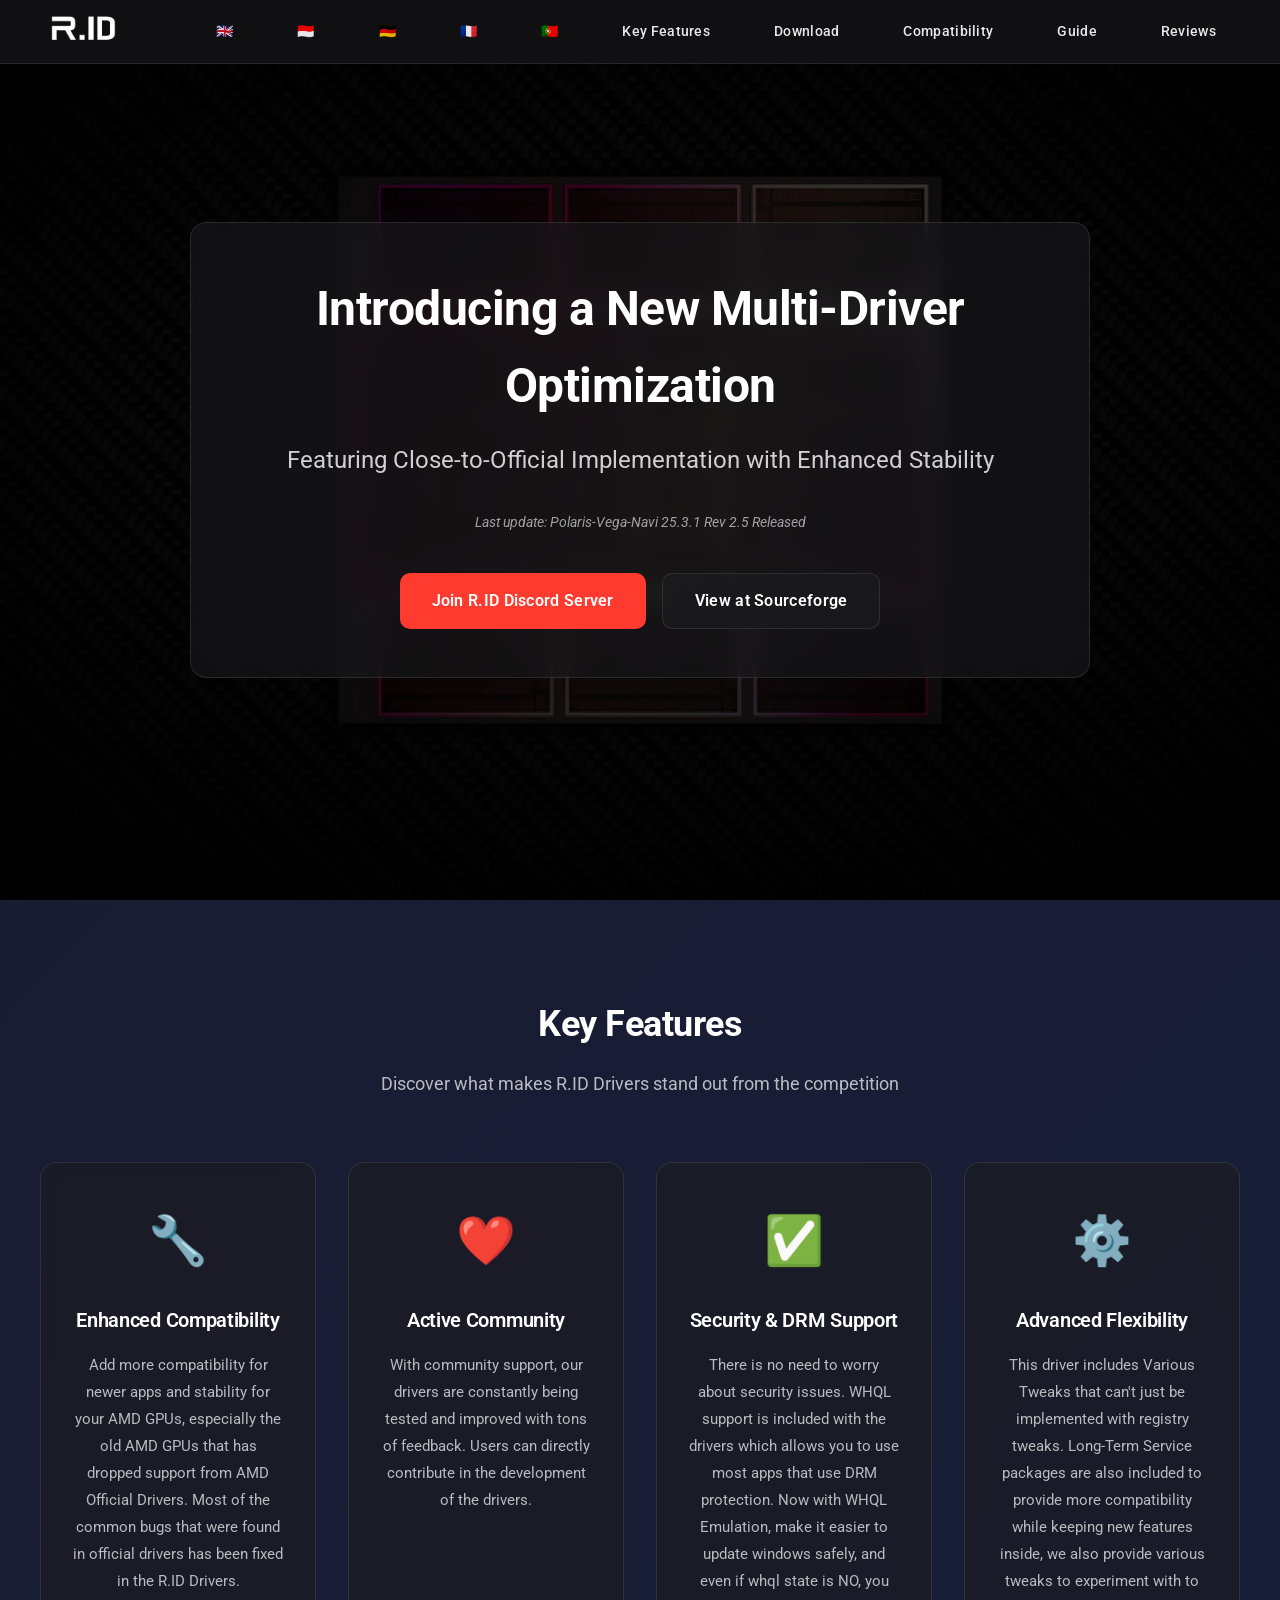
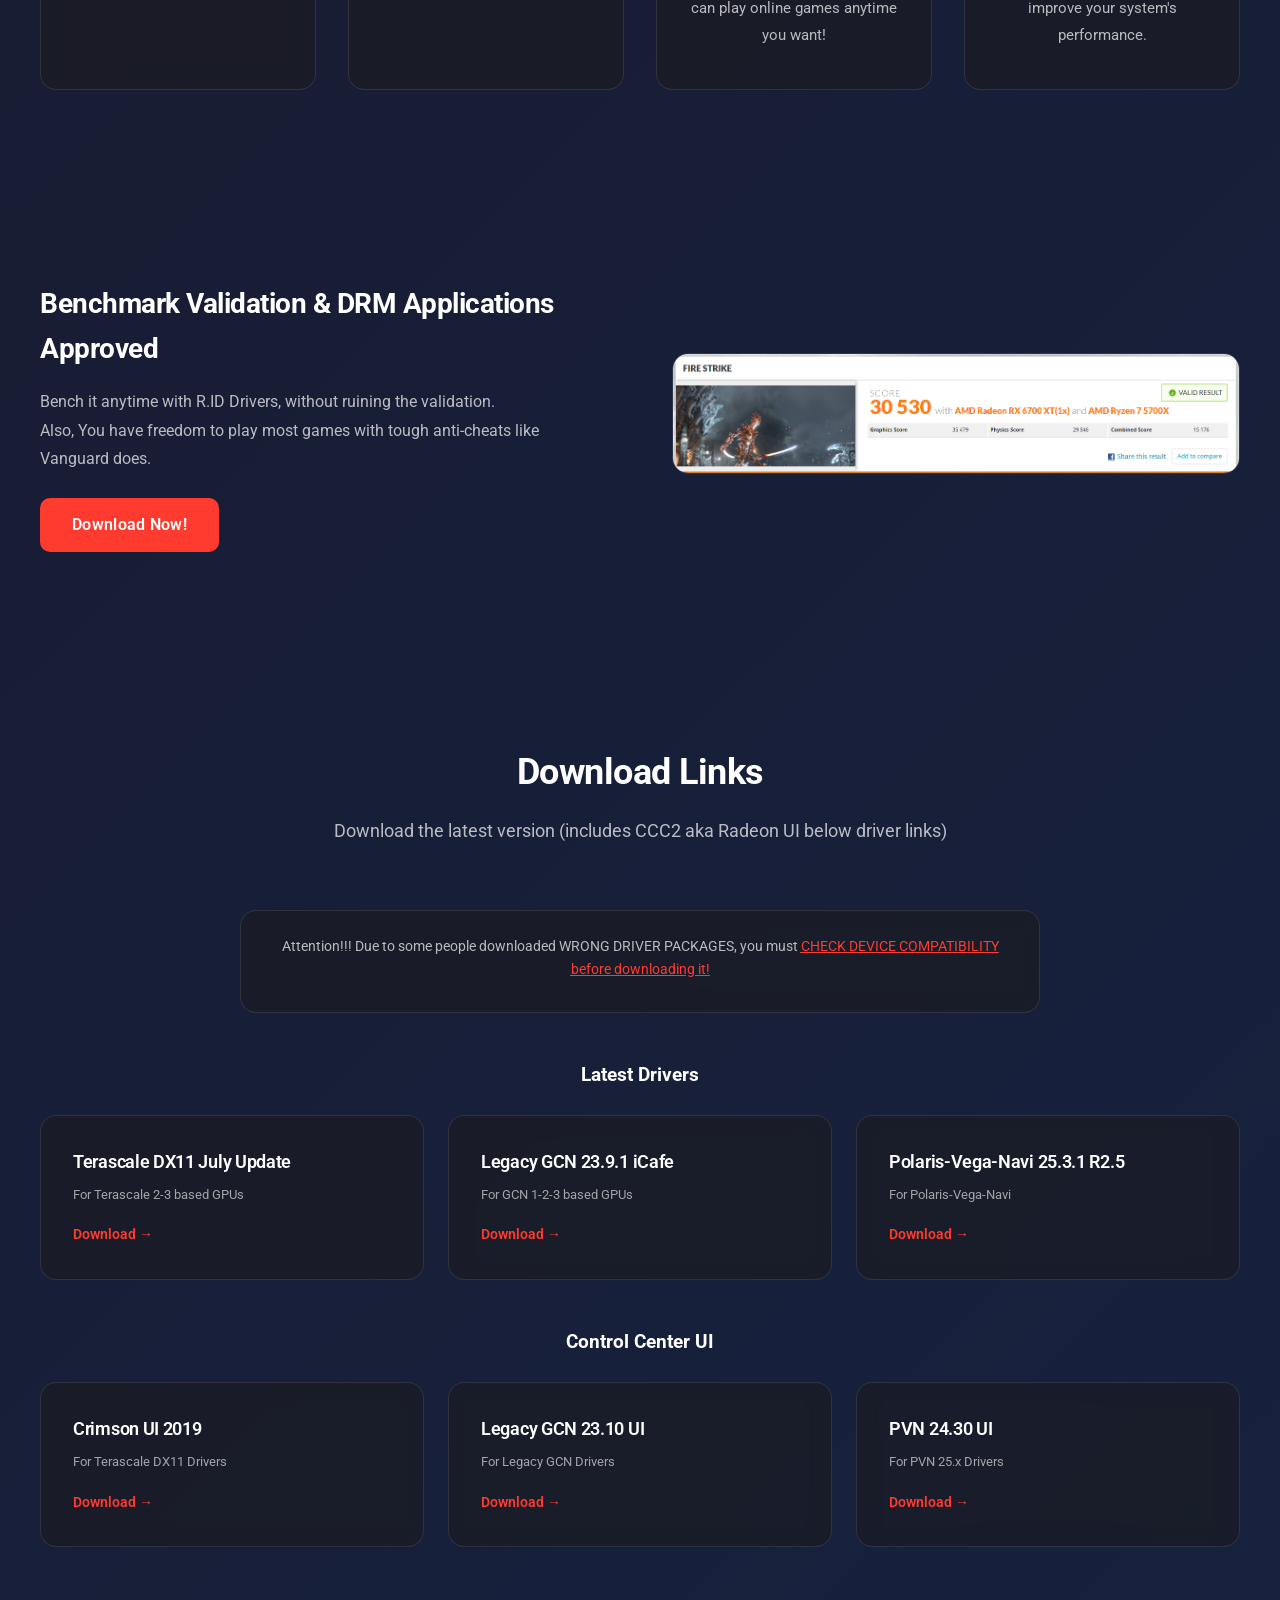
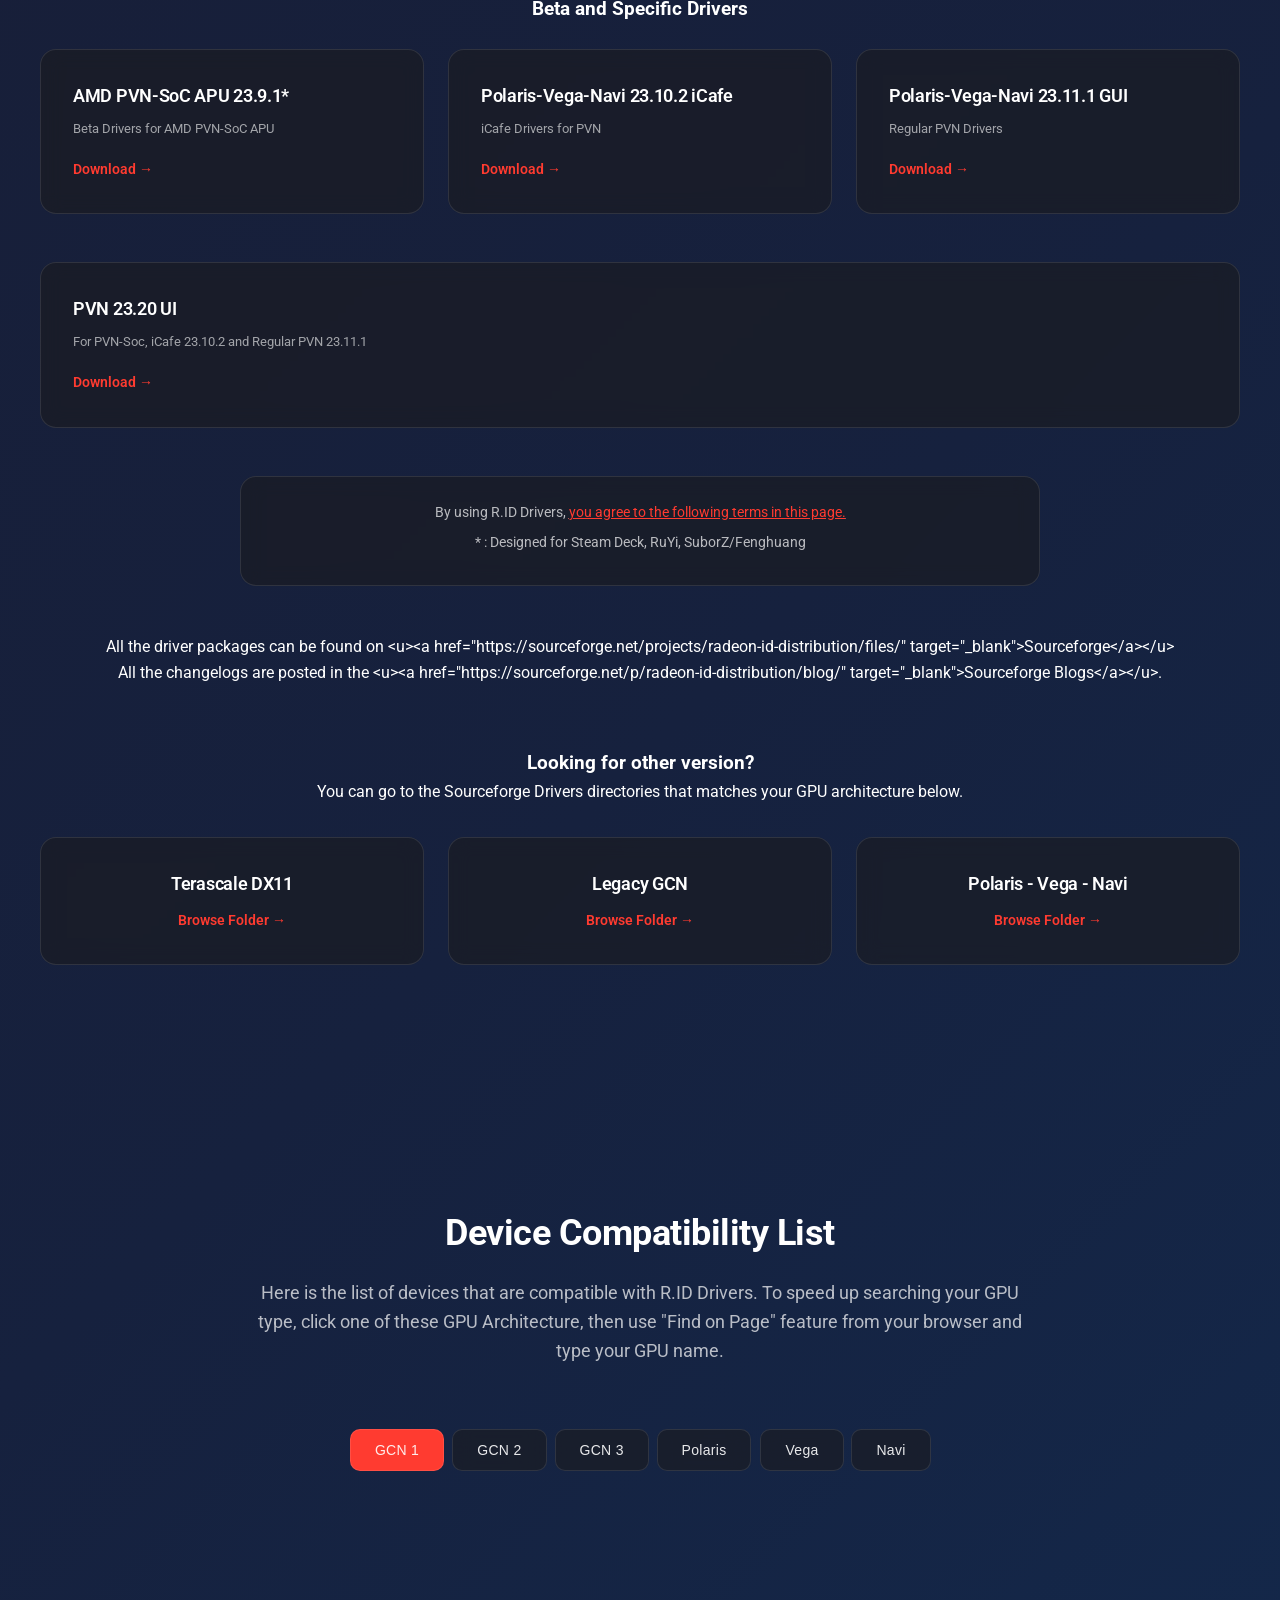
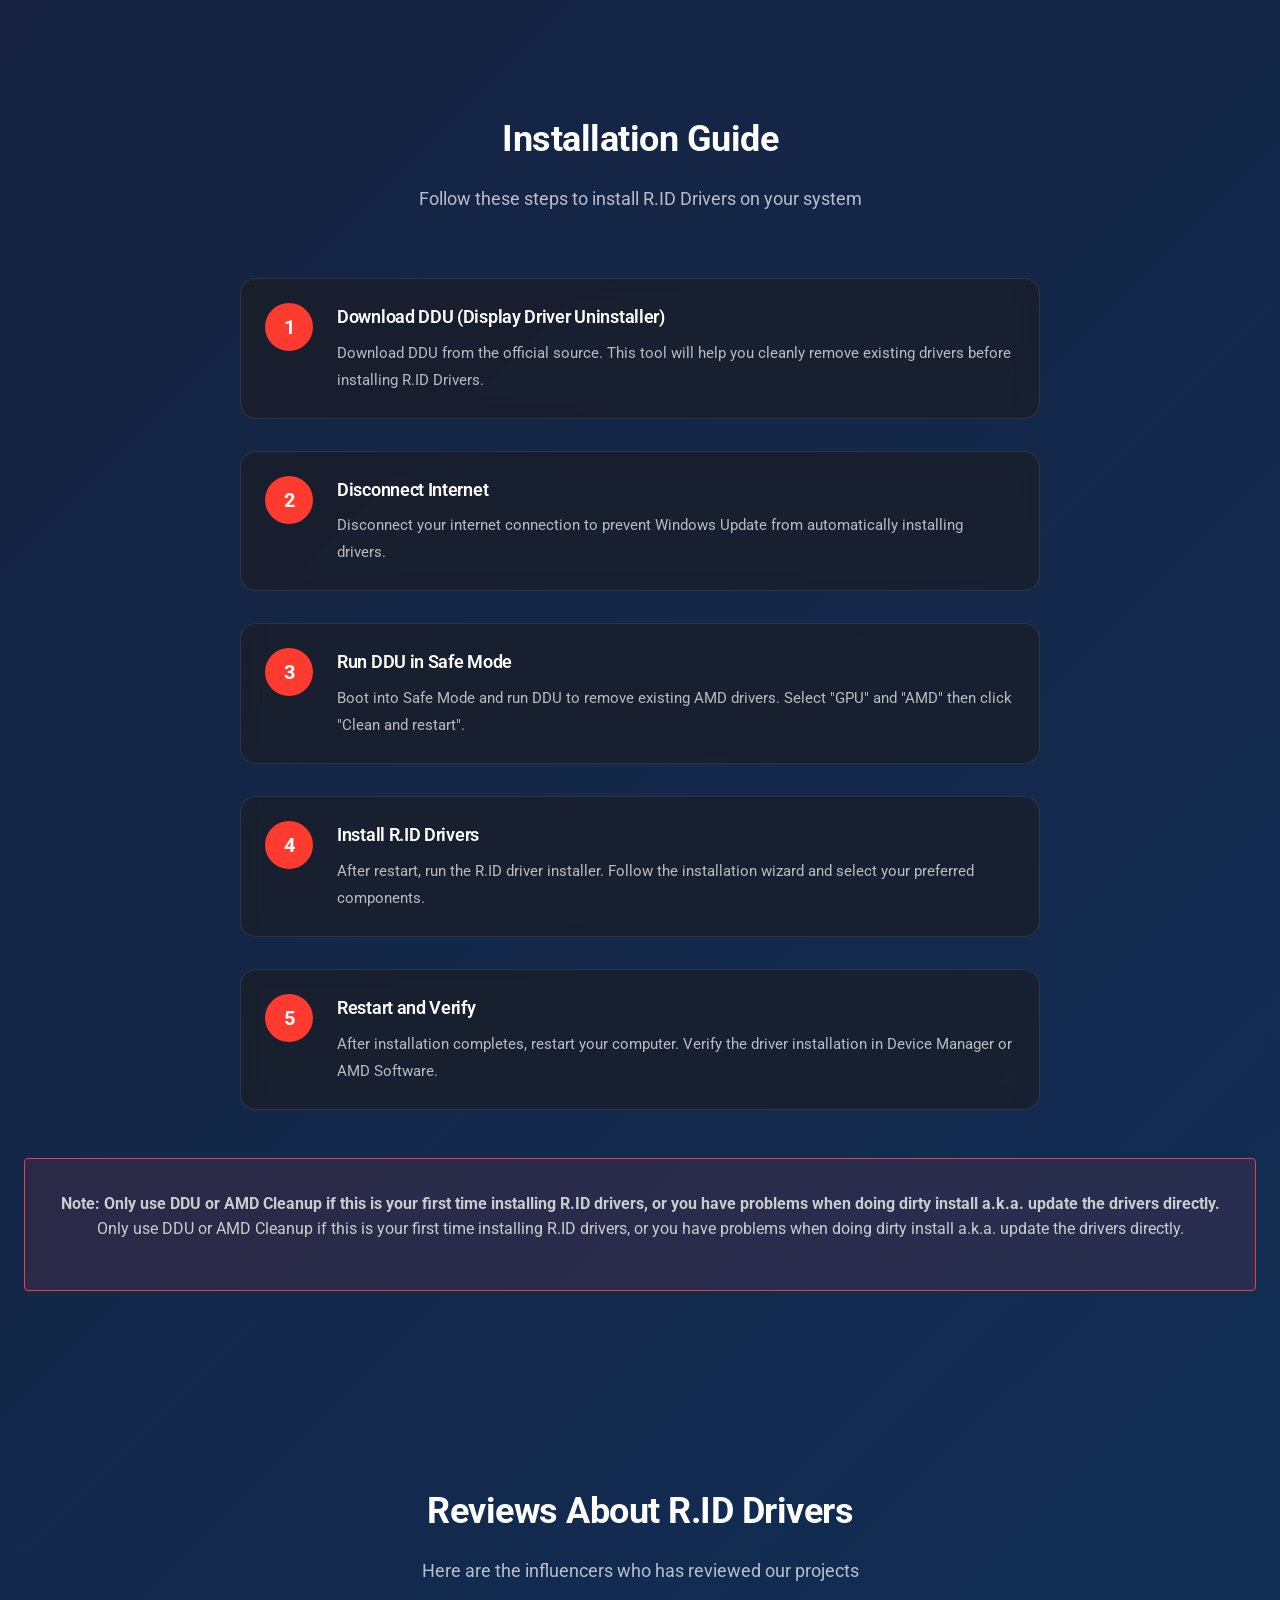
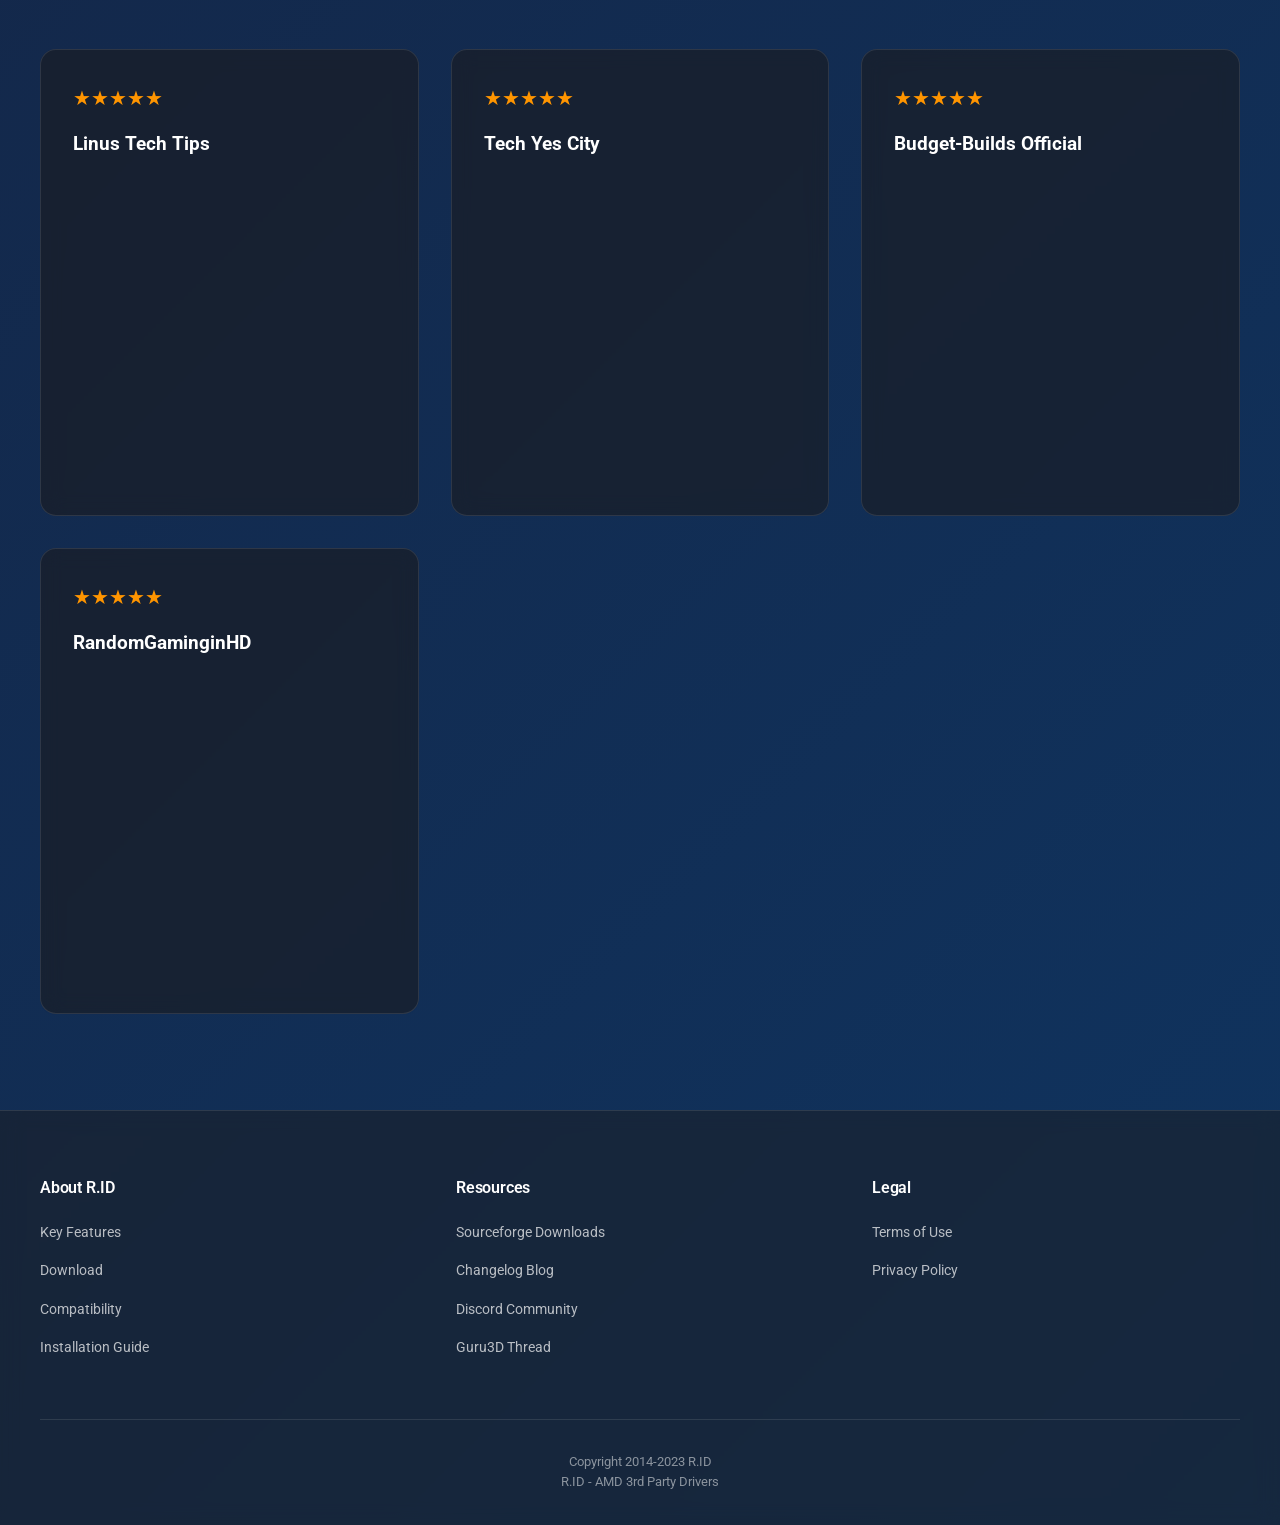
<file: index.html>
<!DOCTYPE html>
<html lang="en">
<head>
  <!-- Primary Meta Tags -->
  <title>R.ID - AMD Third-Party Drivers | Enhanced Performance & Compatibility</title>
  <meta charset="UTF-8">
  <meta name="viewport" content="width=device-width, initial-scale=1">
  <meta name="title" content="R.ID - AMD Third-Party Drivers | Enhanced Performance & Compatibility">
  <meta name="description" content="Revolutionary multi-driver optimization solution for AMD GPUs. Experience enhanced compatibility, performance tweaks, and extended support for legacy graphics cards with WHQL certification.">

  <!-- Open Graph / Facebook -->
  <meta property="og:type" content="website" />
  <meta property="og:url" content="https://rdn-id.com" />
  <meta property="og:title" content="R.ID - AMD Third-Party Drivers | Enhanced Performance & Compatibility" />
  <meta property="og:description" content="Revolutionary multi-driver optimization solution for AMD GPUs. Experience enhanced compatibility, performance tweaks, and extended support for legacy graphics cards with WHQL certification." />
  <meta property="og:image" content="img/R_ID_Text.jpg" />
  <meta property="og:image:type" content="image/jpg" />

  <!-- Twitter -->
  <meta property="twitter:card" content="summary_large_image" />
  <meta property="twitter:url" content="https://rdn-id.com" />
  <meta property="twitter:title" content="R.ID - AMD Third-Party Drivers | Enhanced Performance & Compatibility" />
  <meta property="twitter:description" content="Revolutionary multi-driver optimization solution for AMD GPUs. Experience enhanced compatibility, performance tweaks, and extended support for legacy graphics cards with WHQL certification." />
  <meta property="twitter:image" content="img/R_ID_Text.jpg" />
  
  <meta content="#EF3E42" data-react-helmet="true" name="theme-color" />
  <link rel="stylesheet" href="https://fonts.googleapis.com/css?family=Roboto:300,400,500,700">
  <link rel="icon" type="image/x-icon" href="img/r.ico">

  <!-- Google tag (gtag.js) -->
  <script async src="https://www.googletagmanager.com/gtag/js?id=G-7WD3DQSNX1"></script>
  <script>
    window.dataLayer = window.dataLayer || [];
    function gtag(){dataLayer.push(arguments);}
    gtag('js', new Date());
    gtag('config', 'G-7WD3DQSNX1');
  </script>
  
  <link rel="stylesheet" href="style.css">

  <!-- Multilingual Support -->
  <script>
    const translations = {
      en: {
        nav_features: "Key Features",
        nav_download: "Download",
        nav_compat: "Compatibility",
        nav_guide: "Guide",
        nav_reviews: "Reviews",
        hero_title: "Introducing a New Multi-Driver Optimization",
        hero_subtitle: "Featuring Close-to-Official Implementation with Enhanced Stability",
        hero_last_update: "Last update: Polaris-Vega-Navi 25.3.1 Rev 2.5 Released",
        hero_join_discord: "Join R.ID Discord Server",
        hero_view_sourceforge: "View at Sourceforge",
        features_title: "Key Features",
        features_subtitle: "Discover what makes R.ID Drivers stand out from the competition",
        feature_compatibility_title: "Enhanced Compatibility",
        feature_compatibility_desc: "Add more compatibility for newer apps and stability for your AMD GPUs, especially the old AMD GPUs that has dropped support from AMD Official Drivers. Most of the common bugs that were found in official drivers has been fixed in the R.ID Drivers.",
        feature_community_title: "Active Community",
        feature_community_desc: "With community support, our drivers are constantly being tested and improved with tons of feedback. Users can directly contribute in the development of the drivers.",
        feature_security_title: "Security & DRM Support",
        feature_security_desc: "There is no need to worry about security issues. WHQL support is included with the drivers which allows you to use most apps that use DRM protection. Now with WHQL Emulation, make it easier to update windows safely, and even if whql state is NO, you can play online games anytime you want!",
        feature_flexibility_title: "Advanced Flexibility",
        feature_flexibility_desc: "This driver includes Various Tweaks that can't just be implemented with registry tweaks. Long-Term Service packages are also included to provide more compatibility while keeping new features inside, we also provide various tweaks to experiment with to improve your system's performance.",
        whql_title: "Benchmark Validation & DRM Applications Approved",
        whql_desc: "Bench it anytime with R.ID Drivers, without ruining the validation.<br>Also, You have freedom to play most games with tough anti-cheats like Vanguard does.",
        whql_button: "Download Now!",
        download_title: "Download Links",
        download_subtitle: "Download the latest version (includes CCC2 aka Radeon UI below driver links)",
        download_attention: "Attention!!! Due to some people downloaded WRONG DRIVER PACKAGES, you must <u><a href=\"#compat\">CHECK DEVICE COMPATIBILITY before downloading it!</a></u>",
        download_latest_drivers: "Latest Drivers",
        download_ui: "Control Center UI",
        download_beta: "Beta and Specific Drivers",
        terascale_title: "Terascale DX11 July Update",
        terascale_gpu: "For Terascale 2-3 based GPUs",
        legacy_gcn_title: "Legacy GCN 23.9.1 iCafe",
        legacy_gcn_gpu: "For GCN 1-2-3 based GPUs",
        polars_vega_navi_title: "Polaris-Vega-Navi 25.3.1 R2.5",
        polars_vega_navi_gpu: "For Polaris-Vega-Navi",
        crimson_ui_title: "Crimson UI 2019",
        crimson_ui_gpu: "For Terascale DX11 Drivers",
        legacy_gcn_ui_title: "Legacy GCN 23.10 UI",
        legacy_gcn_ui_gpu: "For Legacy GCN Drivers",
        pvn_ui_title: "PVN 24.30 UI",
        pvn_ui_gpu: "For PVN 25.x Drivers",
        amd_apu_title: "AMD PVN-SoC APU 23.9.1*",
        amd_apu_gpu: "Beta Drivers for AMD PVN-SoC APU",
        pvn_icafe_title: "Polaris-Vega-Navi 23.10.2 iCafe",
        pvn_icafe_gpu: "iCafe Drivers for PVN",
        pvn_gui_title: "Polaris-Vega-Navi 23.11.1 GUI",
        pvn_gui_gpu: "Regular PVN Drivers",
        pvn_23_20_ui_title: "PVN 23.20 UI",
        pvn_23_20_ui_gpu: "For PVN-Soc, iCafe 23.10.2 and Regular PVN 23.11.1",
        download_terms: "By using R.ID Drivers, <u><a href=\"terms.html\" target=\"_blank\">you agree to the following terms in this page.</a></u>",
        download_note_steamdeck: "* : Designed for Steam Deck, RuYi, SuborZ/Fenghuang",
        download_all_sourceforge: "All the driver packages can be found on <u><a href=\"https://sourceforge.net/projects/radeon-id-distribution/files/\" target=\"_blank\">Sourceforge</a></u>",
        download_changelog: "All the changelogs are posted in the <u><a href=\"https://sourceforge.net/p/radeon-id-distribution/blog/\" target=\"_blank\">Sourceforge Blogs</a></u>.",
        looking_for_other: "Looking for other version?",
        browse_directory: "You can go to the Sourceforge Drivers directories that matches your GPU architecture below.",
        browse_terascale: "Terascale DX11",
        browse_legacy_gcn: "Legacy GCN",
        browse_pvn: "Polaris - Vega - Navi",
        compat_title: "Device Compatibility List",
        compat_subtitle: "Here is the list of devices that are compatible with R.ID Drivers. To speed up searching your GPU type, click one of these GPU Architecture, then use \"Find on Page\" feature from your browser and type your GPU name.",
        gpu_gcn1: "GCN 1",
        gpu_gcn2: "GCN 2",
        gpu_gcn3: "GCN 3",
        gpu_polaris: "Polaris",
        gpu_vega: "Vega",
        gpu_navi: "Navi",
        guide_title: "Installation Guide",
        guide_subtitle: "Follow these steps to install R.ID Drivers on your system",
        guide_step1_num: "1",
        guide_step1_title: "Download DDU (Display Driver Uninstaller)",
        guide_step1_desc: "Download DDU from the official source. This tool will help you cleanly remove existing drivers before installing R.ID Drivers.",
        guide_step2_num: "2",
        guide_step2_title: "Disconnect Internet",
        guide_step2_desc: "Disconnect your internet connection to prevent Windows Update from automatically installing drivers.",
        guide_step3_num: "3",
        guide_step3_title: "Run DDU in Safe Mode",
        guide_step3_desc: "Boot into Safe Mode and run DDU to remove existing AMD drivers. Select \"GPU\" and \"AMD\" then click \"Clean and restart\".",
        guide_step4_num: "4",
        guide_step4_title: "Install R.ID Drivers",
        guide_step4_desc: "After restart, run the R.ID driver installer. Follow the installation wizard and select your preferred components.",
        guide_step5_num: "5",
        guide_step5_title: "Restart and Verify",
        guide_step5_desc: "After installation completes, restart your computer. Verify the driver installation in Device Manager or AMD Software.",
        guide_note: "<strong>Note:</strong> Only use DDU or AMD Cleanup if this is your first time installing R.ID drivers, or you have problems when doing dirty install a.k.a. update the drivers directly.",
        reviews_title: "Reviews About R.ID Drivers",
        reviews_subtitle: "Here are the influencers who has reviewed our projects",
        review_ltt: "Linus Tech Tips",
        review_tyc: "Tech Yes City",
        review_bbo: "Budget-Builds Official",
        review_rghd: "RandomGaminginHD",
        footer_about: "About R.ID",
        footer_resources: "Resources",
        footer_legal: "Legal",
        footer_features: "Key Features",
        footer_download: "Download",
        footer_compat: "Compatibility",
        footer_guide: "Installation Guide",
        footer_sf_downloads: "Sourceforge Downloads",
        footer_sf_blog: "Changelog Blog",
        footer_discord: "Discord Community",
        footer_guru3d: "Guru3D Thread",
        footer_terms: "Terms of Use",
        footer_privacy: "Privacy Policy",
        footer_copyright: "Copyright 2014-2023 R.ID",
        footer_tagline: "R.ID - AMD 3rd Party Drivers",
        download_arrow: "Download →",
        browse_arrow: "Browse Folder →"
      },
      id: {
        nav_features: "Fitur Utama",
        nav_download: "Unduh",
        nav_compat: "Kompatibilitas",
        nav_guide: "Panduan",
        nav_reviews: "Ulasan",
        hero_title: "Memperkenalkan Optimasi Multi-Driver Baru",
        hero_subtitle: "Menampilkan Implementasi Mendekati Resmi dengan Stabilitas yang Ditingkatkan",
        hero_last_update: "Pembaruan terakhir: Polaris-Vega-Navi 25.3.1 Rev 2.5 Dirilis",
        hero_join_discord: "Bergabung dengan Server Discord R.ID",
        hero_view_sourceforge: "Lihat di Sourceforge",
        features_title: "Fitur Utama",
        features_subtitle: "Temukan apa yang membuat Driver R.ID unggul dari kompetitor",
        feature_compatibility_title: "Kompatibilitas yang Ditingkatkan",
        feature_compatibility_desc: "Tambahkan lebih banyak kompatibilitas untuk aplikasi yang lebih baru dan stabilitas untuk GPU AMD Anda, terutama GPU AMD lama yang telah dihentikan dukungannya dari Driver Resmi AMD. Sebagian besar bug umum yang ditemukan di driver resmi telah diperbaiki di Driver R.ID.",
        feature_community_title: "Komunitas Aktif",
        feature_community_desc: "Dengan dukungan komunitas, driver kami terus-menerus diuji dan ditingkatkan dengan banyak umpan balik. Pengguna dapat berkontribusi langsung dalam pengembangan driver.",
        feature_security_title: "Keamanan & Dukungan DRM",
        feature_security_desc: "Tidak perlu khawatir tentang masalah keamanan. Dukungan WHQL disertakan dengan driver yang memungkinkan Anda menggunakan sebagian besar aplikasi yang menggunakan perlindungan DRM. Sekarang dengan Emulasi WHQL, memudahkan untuk memperbarui windows dengan aman, dan bahkan jika status whql adalah TIDAK, Anda dapat bermain game online kapan saja!",
        feature_flexibility_title: "Fleksibilitas Lanjutan",
        feature_flexibility_desc: "Driver ini mencakup Berbagai Tweaks yang tidak bisa hanya diimplementasikan dengan tweak registri. Paket Long-Term Service juga disertakan untuk memberikan lebih banyak kompatibilitas sambil menjaga fitur-fitur baru di dalamnya, kami juga menyediakan berbagai tweak untuk bereksperimen guna meningkatkan kinerja sistem Anda.",
        whql_title: "Validasi Benchmark & Aplikasi DRM Disetujui",
        whql_desc: "Lakukan benchmark kapan saja dengan Driver R.ID, tanpa merusak validasi.<br>Juga, Anda memiliki kebebasan untuk memainkan sebagian besar game dengan anti-cheat yang tangguh seperti Vanguard.",
        whql_button: "Unduh Sekarang!",
        download_title: "Tautan Unduhan",
        download_subtitle: "Unduh versi terbaru (termasuk CCC2 alias Radeon UI di bawah tautan driver)",
        download_attention: "Perhatian!!! Karena beberapa orang mengunduh PAKET DRIVER YANG SALAH, Anda harus <u><a href=\"#compat\">PERIKSA KOMPATIBILITAS PERANGKAT sebelum mengunduhnya!</a></u>",
        download_latest_drivers: "Driver Terbaru",
        download_ui: "UI Control Center",
        download_beta: "Driver Beta dan Spesifik",
        terascale_title: "Terascale DX11 Pembaruan Juli",
        terascale_gpu: "Untuk GPU berbasis Terascale 2-3",
        legacy_gcn_title: "Legacy GCN 23.9.1 iCafe",
        legacy_gcn_gpu: "Untuk GPU berbasis GCN 1-2-3",
        polars_vega_navi_title: "Polaris-Vega-Navi 25.3.1 R2.5",
        polars_vega_navi_gpu: "Untuk Polaris-Vega-Navi",
        crimson_ui_title: "Crimson UI 2019",
        crimson_ui_gpu: "Untuk Driver Terascale DX11",
        legacy_gcn_ui_title: "Legacy GCN 23.10 UI",
        legacy_gcn_ui_gpu: "Untuk Driver Legacy GCN",
        pvn_ui_title: "PVN 24.30 UI",
        pvn_ui_gpu: "Untuk Driver PVN 25.x",
        amd_apu_title: "AMD PVN-SoC APU 23.9.1*",
        amd_apu_gpu: "Driver Beta untuk AMD PVN-SoC APU",
        pvn_icafe_title: "Polaris-Vega-Navi 23.10.2 iCafe",
        pvn_icafe_gpu: "Driver iCafe untuk PVN",
        pvn_gui_title: "Polaris-Vega-Navi 23.11.1 GUI",
        pvn_gui_gpu: "Driver PVN Reguler",
        pvn_23_20_ui_title: "PVN 23.20 UI",
        pvn_23_20_ui_gpu: "Untuk PVN-Soc, iCafe 23.10.2 dan PVN Reguler 23.11.1",
        download_terms: "Dengan menggunakan Driver R.ID, <u><a href=\"terms.html\" target=\"_blank\">Anda menyetujui persyaratan berikut di halaman ini.</a></u>",
        download_note_steamdeck: "* : Dirancang untuk Steam Deck, RuYi, SuborZ/Fenghuang",
        download_all_sourceforge: "Semua paket driver dapat ditemukan di <u><a href=\"https://sourceforge.net/projects/radeon-id-distribution/files/\" target=\"_blank\">Sourceforge</a></u>",
        download_changelog: "Semua catatan perubahan diposting di <u><a href=\"https://sourceforge.net/p/radeon-id-distribution/blog/\" target=\"_blank\">Blog Sourceforge</a></u>.",
        looking_for_other: "Mencari versi lain?",
        browse_directory: "Anda dapat pergi ke direktori Driver Sourceforge yang sesuai dengan arsitektur GPU Anda di bawah ini.",
        browse_terascale: "Terascale DX11",
        browse_legacy_gcn: "Legacy GCN",
        browse_pvn: "Polaris - Vega - Navi",
        compat_title: "Daftar Kompatibilitas Perangkat",
        compat_subtitle: "Berikut adalah daftar perangkat yang kompatibel dengan Driver R.ID. Untuk mempercepat pencarian tipe GPU Anda, klik salah satu Arsitektur GPU ini, lalu gunakan fitur \"Find on Page\" dari browser Anda dan ketik nama GPU Anda.",
        gpu_gcn1: "GCN 1",
        gpu_gcn2: "GCN 2",
        gpu_gcn3: "GCN 3",
        gpu_polaris: "Polaris",
        gpu_vega: "Vega",
        gpu_navi: "Navi",
        guide_title: "Panduan Instalasi",
        guide_subtitle: "Ikuti langkah-langkah ini untuk menginstal Driver R.ID di sistem Anda",
        guide_step1_num: "1",
        guide_step1_title: "Unduh DDU (Display Driver Uninstaller)",
        guide_step1_desc: "Unduh DDU dari sumber resmi. Alat ini akan membantu Anda menghapus driver yang ada dengan bersih sebelum menginstal Driver R.ID.",
        guide_step2_num: "2",
        guide_step2_title: "Putuskan Internet",
        guide_step2_desc: "Putuskan koneksi internet Anda untuk mencegah Windows Update secara otomatis menginstal driver.",
        guide_step3_num: "3",
        guide_step3_title: "Jalankan DDU dalam Safe Mode",
        guide_step3_desc: "Boot ke Safe Mode dan jalankan DDU untuk menghapus driver AMD yang ada. Pilih \"GPU\" dan \"AMD\" lalu klik \"Clean and restart\".",
        guide_step4_num: "4",
        guide_step4_title: "Instal Driver R.ID",
        guide_step4_desc: "Setelah restart, jalankan penginstal driver R.ID. Ikuti wizard instalasi dan pilih komponen yang Anda inginkan.",
        guide_step5_num: "5",
        guide_step5_title: "Restart dan Verifikasi",
        guide_step5_desc: "Setelah instalasi selesai, restart komputer Anda. Verifikasi instalasi driver di Device Manager atau AMD Software.",
        guide_note: "<strong>Catatan:</strong> Hanya gunakan DDU atau AMD Cleanup jika ini adalah pertama kalinya Anda menginstal driver R.ID, atau Anda mengalami masalah saat melakukan instalasi langsung yaitu memperbarui driver secara langsung.",
        reviews_title: "Ulasan Tentang Driver R.ID",
        reviews_subtitle: "Berikut adalah para influencer yang telah mengulas proyek kami",
        review_ltt: "Linus Tech Tips",
        review_tyc: "Tech Yes City",
        review_bbo: "Budget-Builds Official",
        review_rghd: "RandomGaminginHD",
        footer_about: "Tentang R.ID",
        footer_resources: "Sumber Daya",
        footer_legal: "Legal",
        footer_features: "Fitur Utama",
        footer_download: "Unduh",
        footer_compat: "Kompatibilitas",
        footer_guide: "Panduan Instalasi",
        footer_sf_downloads: "Unduhan Sourceforge",
        footer_sf_blog: "Blog Catatan Perubahan",
        footer_discord: "Komunitas Discord",
        footer_guru3d: "Thread Guru3D",
        footer_terms: "Syarat Penggunaan",
        footer_privacy: "Kebijakan Privasi",
        footer_copyright: "Hak Cipta 2014-2023 R.ID",
        footer_tagline: "R.ID - Driver Pihak Ketiga AMD",
        download_arrow: "Unduh →",
        browse_arrow: "Jelajahi Folder →"
      },
      de: {
        nav_features: "Hauptmerkmale",
        nav_download: "Download",
        nav_compat: "Kompatibilität",
        nav_guide: "Anleitung",
        nav_reviews: "Bewertungen",
        hero_title: "Wir präsentieren eine neue Multi-Treiber-Optimierung",
        hero_subtitle: "Mit offizieller-naher Implementierung und verbesserter Stabilität",
        hero_last_update: "Letztes Update: Polaris-Vega-Navi 25.3.1 Rev 2.5 Veröffentlicht",
        hero_join_discord: "R.ID Discord-Server Beitreten",
        hero_view_sourceforge: "Auf Sourceforge Anzeigen",
        features_title: "Hauptmerkmale",
        features_subtitle: "Entdecken Sie, was R.ID-Treiber von der Konkurrenz abhebt",
        feature_compatibility_title: "Erweiterte Kompatibilität",
        feature_compatibility_desc: "Fügen Sie mehr Kompatibilität für neuere Apps und Stabilität für Ihre AMD-GPUs hinzu, insbesondere für alte AMD-GPUs, deren Unterstützung von AMD Official Drivers eingestellt wurde. Die meisten der häufigen Fehler, die in offiziellen Treibern gefunden wurden, wurden in den R.ID-Treibern behoben.",
        feature_community_title: "Aktive Gemeinschaft",
        feature_community_desc: "Mit Community-Unterstützung werden unsere Treiber ständig getestet und mit tonnenweise Feedback verbessert. Benutzer können direkt zur Entwicklung der Treiber beitragen.",
        feature_security_title: "Sicherheit & DRM-Unterstützung",
        feature_security_desc: "Sie müssen sich keine Sorgen über Sicherheitsprobleme machen. WHQL-Unterstützung ist in den Treibern enthalten, sodass Sie die meisten Apps verwenden können, die DRM-Schutz verwenden. Jetzt mit WHQL-Emulation, erleichtern Sie die sichere Aktualisierung von Windows, und selbst wenn der WHQL-Status NEIN ist, können Sie jederzeit Online-Spiele spielen!",
        feature_flexibility_title: "Erweiterte Flexibilität",
        feature_flexibility_desc: "Dieser Treiber umfasst verschiedene Tweaks, die nicht nur mit Registrierungs-Tweaks implementiert werden können. Long-Term Service-Pakete sind ebenfalls enthalten, um mehr Kompatibilität zu bieten und gleichzeitig neue Funktionen beizubehalten. Wir bieten auch verschiedene Tweaks zum Experimentieren an, um die Leistung Ihres Systems zu verbessern.",
        whql_title: "Benchmark-Validierung & DRM-Anwendungen genehmigt",
        whql_desc: "Benchmarken Sie jederzeit mit R.ID-Treibern, ohne die Validierung zu ruinieren.<br>Außerdem haben Sie die Freiheit, die meisten Spiele mit schwierigen Anti-Cheats wie Vanguard zu spielen.",
        whql_button: "Jetzt Herunterladen!",
        download_title: "Download-Links",
        download_subtitle: "Laden Sie die neueste Version herunter (enthält CCC2 aka Radeon UI unter den Treiber-Links)",
        download_attention: "Achtung!!! Da einige Personen FALSCHE TREIBER-PAKETE heruntergeladen haben, MÜSSEN Sie <u><a href=\"#compat\">DIE GERÄTEKOMPATIBILITÄT VOR DEM HERUNTERLADEN ÜBERPRÜFEN!</a></u>",
        download_latest_drivers: "Neueste Treiber",
        download_ui: "Control Center UI",
        download_beta: "Beta und spezifische Treiber",
        terascale_title: "Terascale DX11 Juli-Update",
        terascale_gpu: "Für Terascale 2-3 basierte GPUs",
        legacy_gcn_title: "Legacy GCN 23.9.1 iCafe",
        legacy_gcn_gpu: "Für GCN 1-2-3 basierte GPUs",
        polars_vega_navi_title: "Polaris-Vega-Navi 25.3.1 R2.5",
        polars_vega_navi_gpu: "Für Polaris-Vega-Navi",
        crimson_ui_title: "Crimson UI 2019",
        crimson_ui_gpu: "Für Terascale DX11 Treiber",
        legacy_gcn_ui_title: "Legacy GCN 23.10 UI",
        legacy_gcn_ui_gpu: "Für Legacy GCN Treiber",
        pvn_ui_title: "PVN 24.30 UI",
        pvn_ui_gpu: "Für PVN 25.x Treiber",
        amd_apu_title: "AMD PVN-SoC APU 23.9.1*",
        amd_apu_gpu: "Beta-Treiber für AMD PVN-SoC APU",
        pvn_icafe_title: "Polaris-Vega-Navi 23.10.2 iCafe",
        pvn_icafe_gpu: "iCafe Treiber für PVN",
        pvn_gui_title: "Polaris-Vega-Navi 23.11.1 GUI",
        pvn_gui_gpu: "Reguläre PVN Treiber",
        pvn_23_20_ui_title: "PVN 23.20 UI",
        pvn_23_20_ui_gpu: "Für PVN-Soc, iCafe 23.10.2 und Reguläre PVN 23.11.1",
        download_terms: "Durch die Verwendung von R.ID-Treibern <u><a href=\"terms.html\" target=\"_blank\">stimmen Sie den folgenden Bedingungen auf dieser Seite zu.</a></u>",
        download_note_steamdeck: "* : Entwickelt für Steam Deck, RuYi, SuborZ/Fenghuang",
        download_all_sourceforge: "Alle Treiber-Pakete finden Sie auf <u><a href=\"https://sourceforge.net/projects/radeon-id-distribution/files/\" target=\"_blank\">Sourceforge</a></u>",
        download_changelog: "Alle Änderungsprotokolle werden im <u><a href=\"https://sourceforge.net/p/radeon-id-distribution/blog/\" target=\"_blank\">Sourceforge Blog</a></u> veröffentlicht.",
        looking_for_other: "Suchen Sie nach einer anderen Version?",
        browse_directory: "Sie können zu den Sourceforge Treiber-Verzeichnissen gehen, die Ihrer GPU-Architektur unten entsprechen.",
        browse_terascale: "Terascale DX11",
        browse_legacy_gcn: "Legacy GCN",
        browse_pvn: "Polaris - Vega - Navi",
        compat_title: "Geräte-Kompatibilitätsliste",
        compat_subtitle: "Hier ist die Liste der Geräte, die mit R.ID-Treibern kompatibel sind. Um die Suche nach Ihrem GPU-Typ zu beschleunigen, klicken Sie auf eine dieser GPU-Architekturen und verwenden Sie dann die Funktion \"Auf Seite suchen\" Ihres Browsers und geben Sie Ihren GPU-Namen ein.",
        gpu_gcn1: "GCN 1",
        gpu_gcn2: "GCN 2",
        gpu_gcn3: "GCN 3",
        gpu_polaris: "Polaris",
        gpu_vega: "Vega",
        gpu_navi: "Navi",
        guide_title: "Installationsanleitung",
        guide_subtitle: "Folgen Sie diesen Schritten, um R.ID-Treiber auf Ihrem System zu installieren",
        guide_step1_num: "1",
        guide_step1_title: "DDU (Display Driver Uninstaller) Herunterladen",
        guide_step1_desc: "Laden Sie DDU von der offiziellen Quelle herunter. Dieses Tool hilft Ihnen, vorhandene Treiber sauber zu entfernen, bevor Sie R.ID-Treiber installieren.",
        guide_step2_num: "2",
        guide_step2_title: "Internet Trennen",
        guide_step2_desc: "Trennen Sie Ihre Internetverbindung, um zu verhindern, dass Windows Update automatisch Treiber installiert.",
        guide_step3_num: "3",
        guide_step3_title: "DDU im Abgesicherten Modus Ausführen",
        guide_step3_desc: "Starten Sie im Abgesicherten Modus und führen Sie DDU aus, um vorhandene AMD-Treiber zu entfernen. Wählen Sie \"GPU\" und \"AMD\" und klicken Sie dann auf \"Clean and restart\".",
        guide_step4_num: "4",
        guide_step4_title: "R.ID-Treiber Installieren",
        guide_step4_desc: "Führen Sie nach dem Neustart den R.ID-Treiber-Installer aus. Folgen Sie dem Installationsassistenten und wählen Sie Ihre bevorzugten Komponenten.",
        guide_step5_num: "5",
        guide_step5_title: "Neustarten und Überprüfen",
        guide_step5_desc: "Nach Abschluss der Installation starten Sie Ihren Computer neu. Überprüfen Sie die Treiberinstallation im Geräte-Manager oder in der AMD Software.",
        guide_note: "<strong>Hinweis:</strong> Verwenden Sie DDU oder AMD Cleanup nur, wenn Sie zum ersten Mal R.ID-Treiber installieren oder Probleme bei einer direkten Installation, d.h. direkter Aktualisierung der Treiber, haben.",
        reviews_title: "Bewertungen über R.ID-Treiber",
        reviews_subtitle: "Hier sind die Influencer, die unsere Projekte bewertet haben",
        review_ltt: "Linus Tech Tips",
        review_tyc: "Tech Yes City",
        review_bbo: "Budget-Builds Official",
        review_rghd: "RandomGaminginHD",
        footer_about: "Über R.ID",
        footer_resources: "Ressourcen",
        footer_legal: "Rechtliches",
        footer_features: "Hauptmerkmale",
        footer_download: "Download",
        footer_compat: "Kompatibilität",
        footer_guide: "Installationsanleitung",
        footer_sf_downloads: "Sourceforge Downloads",
        footer_sf_blog: "Änderungsprotokoll Blog",
        footer_discord: "Discord Community",
        footer_guru3d: "Guru3D Thread",
        footer_terms: "Nutzungsbedingungen",
        footer_privacy: "Datenschutzrichtlinie",
        footer_copyright: "Urheberrecht 2014-2023 R.ID",
        footer_tagline: "R.ID - AMD Drittanbieter-Treiber",
        download_arrow: "Herunterladen →",
        browse_arrow: "Ordner durchsuchen →"
      },
      fr: {
        nav_features: "Fonctionnalités Clés",
        nav_download: "Télécharger",
        nav_compat: "Compatibilité",
        nav_guide: "Guide",
        nav_reviews: "Avis",
        hero_title: "Présentation d'une Nouvelle Optimisation Multi-Pilotes",
        hero_subtitle: "Avec une Implémentation Quasi-Officielle et une Stabilité Améliorée",
        hero_last_update: "Dernière mise à jour: Polaris-Vega-Navi 25.3.1 Rev 2.5 Publiée",
        hero_join_discord: "Rejoindre le Serveur Discord R.ID",
        hero_view_sourceforge: "Voir sur Sourceforge",
        features_title: "Fonctionnalités Clés",
        features_subtitle: "Découvrez ce qui distingue les Pilotes R.ID de la concurrence",
        feature_compatibility_title: "Compatibilité Améliorée",
        feature_compatibility_desc: "Ajoutez plus de compatibilité pour les nouvelles applications et de stabilité pour vos GPU AMD, en particulier les anciens GPU AMD dont le support a été abandonné par les Pilotes Officiels AMD. La plupart des bogues courants trouvés dans les pilotes officiels ont été corrigés dans les Pilotes R.ID.",
        feature_community_title: "Communauté Active",
        feature_community_desc: "Avec le soutien de la communauté, nos pilotes sont constamment testés et améliorés grâce à de nombreuses retours. Les utilisateurs peuvent contribuer directement au développement des pilotes.",
        feature_security_title: "Sécurité & Support DRM",
        feature_security_desc: "Il n'est pas nécessaire de s'inquiéter des problèmes de sécurité. Le support WHQL est inclus avec les pilotes, ce qui vous permet d'utiliser la plupart des applications utilisant une protection DRM. Maintenant avec l'Émulation WHQL, facilite la mise à jour de Windows en toute sécurité, et même si l'état WHQL est NON, vous pouvez jouer à des jeux en ligne quand vous le voulez!",
        feature_flexibility_title: "Flexibilité Avancée",
        feature_flexibility_desc: "Ce pilote inclut divers Tweaks qui ne peuvent pas être implémentés uniquement avec des tweaks de registre. Des packages Long-Term Service sont également inclus pour fournir plus de compatibilité tout en conservant les nouvelles fonctionnalités, nous fournissons également divers tweaks pour expérimenter afin d'améliorer les performances de votre système.",
        whql_title: "Validation Benchmark & Applications DRM Approuvées",
        whql_desc: "Benchmarkez à tout moment avec les Pilotes R.ID, sans ruiner la validation.<br>De plus, vous avez la liberté de jouer à la plupart des jeux avec des anti-cheats difficiles comme Vanguard.",
        whql_button: "Télécharger Maintenant!",
        download_title: "Liens de Téléchargement",
        download_subtitle: "Téléchargez la dernière version (inclut CCC2 aka Radeon UI sous les liens des pilotes)",
        download_attention: "Attention!!! En raison de certaines personnes ayant téléchargé de MAUVAIS PACKAGES DE PILOTES, vous DEVEZ <u><a href=\"#compat\">VÉRIFIER LA COMPATIBILITÉ DES PÉRIPHÉRIQUES avant de le télécharger!</a></u>",
        download_latest_drivers: "Derniers Pilotes",
        download_ui: "UI Control Center",
        download_beta: "Pilotes Bêta et Spécifiques",
        terascale_title: "Terascale DX11 Mise à Jour Juillet",
        terascale_gpu: "Pour les GPU basés sur Terascale 2-3",
        legacy_gcn_title: "Legacy GCN 23.9.1 iCafe",
        legacy_gcn_gpu: "Pour les GPU basés sur GCN 1-2-3",
        polars_vega_navi_title: "Polaris-Vega-Navi 25.3.1 R2.5",
        polars_vega_navi_gpu: "Pour Polaris-Vega-Navi",
        crimson_ui_title: "Crimson UI 2019",
        crimson_ui_gpu: "Pour les Pilotes Terascale DX11",
        legacy_gcn_ui_title: "Legacy GCN 23.10 UI",
        legacy_gcn_ui_gpu: "Pour les Pilotes Legacy GCN",
        pvn_ui_title: "PVN 24.30 UI",
        pvn_ui_gpu: "Pour les Pilotes PVN 25.x",
        amd_apu_title: "AMD PVN-SoC APU 23.9.1*",
        amd_apu_gpu: "Pilotes Bêta pour AMD PVN-SoC APU",
        pvn_icafe_title: "Polaris-Vega-Navi 23.10.2 iCafe",
        pvn_icafe_gpu: "Pilotes iCafe pour PVN",
        pvn_gui_title: "Polaris-Vega-Navi 23.11.1 GUI",
        pvn_gui_gpu: "Pilotes PVN Réguliers",
        pvn_23_20_ui_title: "PVN 23.20 UI",
        pvn_23_20_ui_gpu: "Pour PVN-Soc, iCafe 23.10.2 et PVN Régulier 23.11.1",
        download_terms: "En utilisant les Pilotes R.ID, <u><a href=\"terms.html\" target=\"_blank\">vous acceptez les conditions suivantes sur cette page.</a></u>",
        download_note_steamdeck: "* : Conçu pour Steam Deck, RuYi, SuborZ/Fenghuang",
        download_all_sourceforge: "Tous les packages de pilotes se trouvent sur <u><a href=\"https://sourceforge.net/projects/radeon-id-distribution/files/\" target=\"_blank\">Sourceforge</a></u>",
        download_changelog: "Tous les journaux de modifications sont publiés sur le <u><a href=\"https://sourceforge.net/p/radeon-id-distribution/blog/\" target=\"_blank\">Blog Sourceforge</a></u>.",
        looking_for_other: "Vous cherchez une autre version?",
        browse_directory: "Vous pouvez accéder aux répertoires de pilotes Sourceforge correspondant à votre architecture GPU ci-dessous.",
        browse_terascale: "Terascale DX11",
        browse_legacy_gcn: "Legacy GCN",
        browse_pvn: "Polaris - Vega - Navi",
        compat_title: "Liste de Compatibilité des Périphériques",
        compat_subtitle: "Voici la liste des périphériques compatibles avec les Pilotes R.ID. Pour accélérer la recherche de votre type de GPU, cliquez sur l'une de ces architectures GPU, puis utilisez la fonction \"Rechercher dans la page\" de votre navigateur et tapez le nom de votre GPU.",
        gpu_gcn1: "GCN 1",
        gpu_gcn2: "GCN 2",
        gpu_gcn3: "GCN 3",
        gpu_polaris: "Polaris",
        gpu_vega: "Vega",
        gpu_navi: "Navi",
        guide_title: "Guide d'Installation",
        guide_subtitle: "Suivez ces étapes pour installer les Pilotes R.ID sur votre système",
        guide_step1_num: "1",
        guide_step1_title: "Télécharger DDU (Display Driver Uninstaller)",
        guide_step1_desc: "Téléchargez DDU depuis la source officielle. Cet outil vous aidera à supprimer proprement les pilotes existants avant d'installer les Pilotes R.ID.",
        guide_step2_num: "2",
        guide_step2_title: "Déconnecter Internet",
        guide_step2_desc: "Déconnectez votre connexion Internet pour empêcher Windows Update d'installer automatiquement des pilotes.",
        guide_step3_num: "3",
        guide_step3_title: "Exécuter DDU en Mode Sans Échec",
        guide_step3_desc: "Démarrez en Mode Sans Échec et exécutez DDU pour supprimer les pilotes AMD existants. Sélectionnez \"GPU\" et \"AMD\" puis cliquez sur \"Clean and restart\".",
        guide_step4_num: "4",
        guide_step4_title: "Installer les Pilotes R.ID",
        guide_step4_desc: "Après le redémarrage, exécutez l'installateur de pilotes R.ID. Suivez l'assistant d'installation et sélectionnez vos composants préférés.",
        guide_step5_num: "5",
        guide_step5_title: "Redémarrer et Vérifier",
        guide_step5_desc: "Une fois l'installation terminée, redémarrez votre ordinateur. Vérifiez l'installation du pilote dans le Gestionnaire de Périphériques ou AMD Software.",
        guide_note: "<strong>Remarque:</strong> Utilisez uniquement DDU ou AMD Cleanup si c'est la première fois que vous installez des pilotes R.ID, ou si vous rencontrez des problèmes lors d'une installation directe, c'est-à-dire une mise à jour directe des pilotes.",
        reviews_title: "Avis sur les Pilotes R.ID",
        reviews_subtitle: "Voici les influenceurs qui ont évalué nos projets",
        review_ltt: "Linus Tech Tips",
        review_tyc: "Tech Yes City",
        review_bbo: "Budget-Builds Official",
        review_rghd: "RandomGaminginHD",
        footer_about: "À Propos de R.ID",
        footer_resources: "Ressources",
        footer_legal: "Légal",
        footer_features: "Fonctionnalités Clés",
        footer_download: "Télécharger",
        footer_compat: "Compatibilité",
        footer_guide: "Guide d'Installation",
        footer_sf_downloads: "Téléchargements Sourceforge",
        footer_sf_blog: "Blog des Modifications",
        footer_discord: "Communauté Discord",
        footer_guru3d: "Thread Guru3D",
        footer_terms: "Conditions d'Utilisation",
        footer_privacy: "Politique de Confidentialité",
        footer_copyright: "Droit d'Auteur 2014-2023 R.ID",
        footer_tagline: "R.ID - Pilotes Tiers AMD",
        download_arrow: "Télécharger →",
        browse_arrow: "Parcourir le Dossier →"
      },
      pt: {
        nav_features: "Recursos Principais",
        nav_download: "Download",
        nav_compat: "Compatibilidade",
        nav_guide: "Guia",
        nav_reviews: "Avaliações",
        hero_title: "Apresentando uma Nova Otimização Multi-Driver",
        hero_subtitle: "Com Implementação Quase-Oficial e Estabilidade Aprimorada",
        hero_last_update: "Última atualização: Polaris-Vega-Navi 25.3.1 Rev 2.5 Lançado",
        hero_join_discord: "Entrar no Servidor Discord do R.ID",
        hero_view_sourceforge: "Ver no Sourceforge",
        features_title: "Recursos Principais",
        features_subtitle: "Descubra o que torna os Drivers R.ID superiores à concorrência",
        feature_compatibility_title: "Compatibilidade Aprimorada",
        feature_compatibility_desc: "Adicione mais compatibilidade para aplicativos mais novos e estabilidade para suas GPUs AMD, especialmente as antigas GPUs AMD que tiveram o suporte encerrado pelos Drivers Oficiais da AMD. A maioria dos bugs comuns encontrados nos drivers oficiais foi corrigida nos Drivers R.ID.",
        feature_community_title: "Comunidade Ativa",
        feature_community_desc: "Com o apoio da comunidade, nossos drivers são constantemente testados e melhorados com toneladas de feedback. Os usuários podem contribuir diretamente para o desenvolvimento dos drivers.",
        feature_security_title: "Segurança & Suporte DRM",
        feature_security_desc: "Não há necessidade de se preocupar com problemas de segurança. O suporte WHQL está incluído nos drivers, permitindo que você use a maioria dos aplicativos que usam proteção DRM. Agora com Emulação WHQL, facilita a atualização segura do Windows, e mesmo se o estado WHQL for NÃO, você pode jogar jogos online quando quiser!",
        feature_flexibility_title: "Flexibilidade Avançada",
        feature_flexibility_desc: "Este driver inclui vários Tweaks que não podem ser implementados apenas com tweaks de registro. Pacotes Long-Term Service também estão incluídos para fornecer mais compatibilidade enquanto mantém novos recursos, também fornecemos vários tweaks para experimentar e melhorar o desempenho do seu sistema.",
        whql_title: "Validação de Benchmark & Aplicativos DRM Aprovados",
        whql_desc: "Faça benchmark a qualquer momento com os Drivers R.ID, sem arruinar a validação.<br>Além disso, você tem liberdade para jogar a maioria dos jogos com anti-cheats difíceis como o Vanguard.",
        whql_button: "Baixar Agora!",
        download_title: "Links para Download",
        download_subtitle: "Baixe a versão mais recente (inclui CCC2 aka Radeon UI abaixo dos links dos drivers)",
        download_attention: "Atenção!!! Devido a algumas pessoas baixarem PACOTES DE DRIVERS ERRADOS, você DEVE <u><a href=\"#compat\">VERIFICAR A COMPATIBILIDADE DO DISPOSITIVO antes de baixar!</a></u>",
        download_latest_drivers: "Drivers Mais Recentes",
        download_ui: "UI Control Center",
        download_beta: "Drivers Beta e Específicos",
        terascale_title: "Terascale DX11 Atualização de Julho",
        terascale_gpu: "Para GPUs baseadas em Terascale 2-3",
        legacy_gcn_title: "Legacy GCN 23.9.1 iCafe",
        legacy_gcn_gpu: "Para GPUs baseadas em GCN 1-2-3",
        polars_vega_navi_title: "Polaris-Vega-Navi 25.3.1 R2.5",
        polars_vega_navi_gpu: "Para Polaris-Vega-Navi",
        crimson_ui_title: "Crimson UI 2019",
        crimson_ui_gpu: "Para Drivers Terascale DX11",
        legacy_gcn_ui_title: "Legacy GCN 23.10 UI",
        legacy_gcn_ui_gpu: "Para Drivers Legacy GCN",
        pvn_ui_title: "PVN 24.30 UI",
        pvn_ui_gpu: "Para Drivers PVN 25.x",
        amd_apu_title: "AMD PVN-SoC APU 23.9.1*",
        amd_apu_gpu: "Drivers Beta para AMD PVN-SoC APU",
        pvn_icafe_title: "Polaris-Vega-Navi 23.10.2 iCafe",
        pvn_icafe_gpu: "Drivers iCafe para PVN",
        pvn_gui_title: "Polaris-Vega-Navi 23.11.1 GUI",
        pvn_gui_gpu: "Drivers PVN Regulares",
        pvn_23_20_ui_title: "PVN 23.20 UI",
        pvn_23_20_ui_gpu: "Para PVN-Soc, iCafe 23.10.2 e PVN Regular 23.11.1",
        download_terms: "Ao usar os Drivers R.ID, <u><a href=\"terms.html\" target=\"_blank\">você concorda com os seguintes termos nesta página.</a></u>",
        download_note_steamdeck: "* : Projetado para Steam Deck, RuYi, SuborZ/Fenghuang",
        download_all_sourceforge: "Todos os pacotes de drivers podem ser encontrados em <u><a href=\"https://sourceforge.net/projects/radeon-id-distribution/files/\" target=\"_blank\">Sourceforge</a></u>",
        download_changelog: "Todos os logs de alterações são postados no <u><a href=\"https://sourceforge.net/p/radeon-id-distribution/blog/\" target=\"_blank\">Blog do Sourceforge</a></u>.",
        looking_for_other: "Procurando outra versão?",
        browse_directory: "Você pode ir aos diretórios de Drivers do Sourceforge que correspondem à arquitetura da sua GPU abaixo.",
        browse_terascale: "Terascale DX11",
        browse_legacy_gcn: "Legacy GCN",
        browse_pvn: "Polaris - Vega - Navi",
        compat_title: "Lista de Compatibilidade de Dispositivos",
        compat_subtitle: "Aqui está a lista de dispositivos compatíveis com os Drivers R.ID. Para acelerar a busca pelo tipo de GPU, clique em uma destas Arquiteturas de GPU, depois use o recurso \"Localizar na Página\" do seu navegador e digite o nome da sua GPU.",
        gpu_gcn1: "GCN 1",
        gpu_gcn2: "GCN 2",
        gpu_gcn3: "GCN 3",
        gpu_polaris: "Polaris",
        gpu_vega: "Vega",
        gpu_navi: "Navi",
        guide_title: "Guia de Instalação",
        guide_subtitle: "Siga estes passos para instalar os Drivers R.ID no seu sistema",
        guide_step1_num: "1",
        guide_step1_title: "Baixar DDU (Display Driver Uninstaller)",
        guide_step1_desc: "Baixe o DDU da fonte oficial. Esta ferramenta ajudará você a remover limpamente os drivers existentes antes de instalar os Drivers R.ID.",
        guide_step2_num: "2",
        guide_step2_title: "Desconectar Internet",
        guide_step2_desc: "Desconecte sua conexão de internet para impedir que o Windows Update instale drivers automaticamente.",
        guide_step3_num: "3",
        guide_step3_title: "Executar DDU no Modo de Segurança",
        guide_step3_desc: "Inicie no Modo de Segurança e execute o DDU para remover os drivers AMD existentes. Selecione \"GPU\" e \"AMD\" e clique em \"Clean and restart\".",
        guide_step4_num: "4",
        guide_step4_title: "Instalar Drivers R.ID",
        guide_step4_desc: "Após reiniciar, execute o instalador de drivers R.ID. Siga o assistente de instalação e selecione seus componentes preferidos.",
        guide_step5_num: "5",
        guide_step5_title: "Reiniciar e Verificar",
        guide_step5_desc: "Após a conclusão da instalação, reinicie seu computador. Verifique a instalação do driver no Gerenciador de Dispositivos ou no AMD Software.",
        guide_note: "<strong>Nota:</strong> Use apenas DDU ou AMD Cleanup se esta for sua primeira vez instalando drivers R.ID, ou se tiver problemas ao fazer uma instalação direta, ou seja, atualizar os drivers diretamente.",
        reviews_title: "Avaliações Sobre os Drivers R.ID",
        reviews_subtitle: "Aqui estão os influenciadores que revisaram nossos projetos",
        review_ltt: "Linus Tech Tips",
        review_tyc: "Tech Yes City",
        review_bbo: "Budget-Builds Official",
        review_rghd: "RandomGaminginHD",
        footer_about: "Sobre R.ID",
        footer_resources: "Recursos",
        footer_legal: "Legal",
        footer_features: "Recursos Principais",
        footer_download: "Download",
        footer_compat: "Compatibilidade",
        footer_guide: "Guia de Instalação",
        footer_sf_downloads: "Downloads do Sourceforge",
        footer_sf_blog: "Blog de Alterações",
        footer_discord: "Comunidade Discord",
        footer_guru3d: "Thread Guru3D",
        footer_terms: "Termos de Uso",
        footer_privacy: "Política de Privacidade",
        footer_copyright: "Direitos Autorais 2014-2023 R.ID",
        footer_tagline: "R.ID - Drivers de Terceiros AMD",
        download_arrow: "Baixar →",
        browse_arrow: "Navegar Pasta →"
      }
    };

    function setLanguage(lang) {
      document.documentElement.lang = lang;
      
      // Update all elements with data-i18n attribute
      document.querySelectorAll('[data-i18n]').forEach(el => {
        const key = el.getAttribute('data-i18n');
        if (translations[lang] && translations[lang][key]) {
          // Handle HTML content for specific keys that contain HTML tags
          const htmlKeys = ['desc', 'note', 'attention', 'whql_desc', 'terms', 'subtitle'];
          const hasHtml = htmlKeys.some(k => key.includes(k));
          
          if (hasHtml) {
            el.innerHTML = translations[lang][key];
          } else {
            el.textContent = translations[lang][key];
          }
        }
      });
      
      // Store preference
      localStorage.setItem('preferredLanguage', lang);
      
      // Update button states
      document.querySelectorAll('.lang-btn').forEach(btn => btn.classList.remove('active'));
      const activeBtn = document.querySelector(`.lang-btn[data-lang="${lang}"]`);
      if (activeBtn) {
        activeBtn.classList.add('active');
      }
    }

    function detectLanguage() {
      const saved = localStorage.getItem('preferredLanguage');
      if (saved && translations[saved]) return saved;
      
      const browserLang = navigator.language.slice(0, 2);
      return translations[browserLang] ? browserLang : 'en';
    }

    // Apply language on DOM ready
    document.addEventListener('DOMContentLoaded', () => {
      const lang = detectLanguage();
      setLanguage(lang);
    });
  </script>

</head>

<body>

<!-- Navigation -->
<nav class="navbar">
  <a href="#home">
    <img src="img/r-id_sm.png" alt="R.ID Logo" class="navbar-logo">
  </a>
  <div class="navbar-links">
    <!-- Language Selector -->
    <a href="" data-lang="en" onclick="setLanguage('en')" title="English">🇬🇧</a>
    <a href="" data-lang="id" onclick="setLanguage('id')" title="Bahasa Indonesia">🇮🇩</a>
    <a href="" data-lang="de" onclick="setLanguage('de')" title="Deutsch">🇩🇪</a>
    <a href="" data-lang="fr" onclick="setLanguage('fr')" title="Français">🇫🇷</a>
    <a href="" data-lang="pt" onclick="setLanguage('pt')" title="Português">🇵🇹</a>
    <a href="#features" data-i18n="nav_features">Key Features</a>
    <a href="#download" data-i18n="nav_download">Download</a>
    <a href="#compat" data-i18n="nav_compat">Compatibility</a>
    <a href="#guide" data-i18n="nav_guide">Guide</a>
    <a href="#reviews" data-i18n="nav_reviews">Reviews</a>
  </div>
  <button class="navbar-menu-toggle" onclick="toggleSidebar()">☰</button>
</nav>

<!-- Mobile Sidebar -->
<div class="sidebar" id="mobileSidebar">
  <button class="sidebar-close" onclick="toggleSidebar()">×</button>
  <div class="sidebar-links">
    <a href="#features" onclick="toggleSidebar()" data-i18n="nav_features">Key Features</a>
    <a href="#download" onclick="toggleSidebar()" data-i18n="nav_download">Download</a>
    <a href="#compat" onclick="toggleSidebar()" data-i18n="nav_compat">Compatibility</a>
    <a href="#guide" onclick="toggleSidebar()" data-i18n="nav_guide">Guide</a>
    <a href="#reviews" onclick="toggleSidebar()" data-i18n="nav_reviews">Reviews</a>
  </div>
</div>

<!-- Hero Section -->
<header class="hero" id="home">
  <div class="hero-content">
    <h1 data-i18n="hero_title">Introducing a New Multi-Driver Optimization</h1>
    <h2 data-i18n="hero_subtitle">Featuring Close-to-Official Implementation with Enhanced Stability</h2>
    <p class="last-update"><em data-i18n="hero_last_update">Last update: Polaris-Vega-Navi 25.3.1 Rev 2.5 Released</em></p>
    <div class="hero-buttons">
      <a href="https://discord.gg/rdnid" target="_blank" class="btn btn-primary" data-i18n="hero_join_discord">
        Join R.ID Discord Server
      </a>
      <a href="https://sourceforge.net/projects/radeon-id-distribution/" target="_blank" class="btn btn-secondary" data-i18n="hero_view_sourceforge">
        View at Sourceforge
      </a>
    </div>
  </div>
  <div class="hero-footer">
    <a href="https://forums.guru3d.com/threads/3rd-party-driver-amernime-zone-radeon-release-nemesis-22-8-2-whql-driverpack.436611/" target="_blank">
      <i class="glyphicon glyphicon-globe"></i>
    </a>
  </div>
</header>

<!-- Key Features Section -->
<section class="features" id="features">
  <h2 class="section-title" data-i18n="features_title">Key Features</h2>
  <p class="section-subtitle" data-i18n="features_subtitle">Discover what makes R.ID Drivers stand out from the competition</p>
  
  <div class="features-grid">
    <div class="feature-card">
      <div class="feature-icon">🔧</div>
      <h3 data-i18n="feature_compatibility_title">Enhanced Compatibility</h3>
      <p data-i18n="feature_compatibility_desc">Add more compatibility for newer apps and stability for your AMD GPUs, especially the old AMD GPUs that has dropped support from AMD Official Drivers. Most of the common bugs that were found in official drivers has been fixed in the R.ID Drivers.</p>
    </div>
    
    <div class="feature-card">
      <div class="feature-icon">❤️</div>
      <h3 data-i18n="feature_community_title">Active Community</h3>
      <p data-i18n="feature_community_desc">With community support, our drivers are constantly being tested and improved with tons of feedback. Users can directly contribute in the development of the drivers.</p>
    </div>
    
    <div class="feature-card">
      <div class="feature-icon">✅</div>
      <h3 data-i18n="feature_security_title">Security & DRM Support</h3>
      <p data-i18n="feature_security_desc">There is no need to worry about security issues. WHQL support is included with the drivers which allows you to use most apps that use DRM protection. Now with WHQL Emulation, make it easier to update windows safely, and even if whql state is NO, you can play online games anytime you want!</p>
    </div>
    
    <div class="feature-card">
      <div class="feature-icon">⚙️</div>
      <h3 data-i18n="feature_flexibility_title">Advanced Flexibility</h3>
      <p data-i18n="feature_flexibility_desc">This driver includes Various Tweaks that can't just be implemented with registry tweaks. Long-Term Service packages are also included to provide more compatibility while keeping new features inside, we also provide various tweaks to experiment with to improve your system's performance.</p>
    </div>
  </div>
</section>

<!-- WHQL Section -->
<section class="whql">
  <div class="whql-container">
    <div class="whql-content">
      <h3 data-i18n="whql_title">Benchmark Validation & DRM Applications Approved</h3>
      <p data-i18n="whql_desc">Bench it anytime with R.ID Drivers, without ruining the validation.<br>Also, You have freedom to play most games with tough anti-cheats like Vanguard does.</p>
      <a href="#download" class="btn btn-primary" data-i18n="whql_button">
        Download Now!
      </a>
    </div>
    <div class="whql-image">
      <img src="img/benchmark_ok.png" alt="Benchmarks">
    </div>
  </div>
</section>

<!-- Download Section -->
<section class="download" id="download">
  <h2 class="section-title" data-i18n="download_title">Download Links</h2>
  <p class="section-subtitle" data-i18n="download_subtitle">Download the latest version (includes CCC2 aka Radeon UI below driver links)</p>
  
  <div class="download-note">
    <p data-i18n="download_attention"><strong>Attention!!!</strong> Due to some people downloaded WRONG DRIVER PACKAGES, you must <u><a href="#compat">CHECK DEVICE COMPATIBILITY before downloading it!</a></u></p>
  </div>
  
  <h3 style="text-align:center; margin:48px 0 24px; color:#FFFFFF;" data-i18n="download_latest_drivers">Latest Drivers</h3>
  <div class="download-links">
    <div class="download-card">
      <h4 data-i18n="terascale_title">Terascale DX11 July Update</h4>
      <p class="gpu-type" data-i18n="terascale_gpu">For Terascale 2-3 based GPUs</p>
      <a href="https://sourceforge.net/projects/radeon-id-distribution/files/Release%20Legacy%20Terascale%20%28Pre-GCN%29/V5-JulyPrev-UMD-TRDX11-Nemesis-NimeZ-DCH.7z/download" target="_blank"><span data-i18n="download_arrow">Download →</span></a>
    </div>
    
    <div class="download-card">
      <h4 data-i18n="legacy_gcn_title">Legacy GCN 23.9.1 iCafe</h4>
      <p class="gpu-type" data-i18n="legacy_gcn_gpu">For GCN 1-2-3 based GPUs</p>
      <a href="https://sourceforge.net/projects/radeon-id-distribution/files/Release%20Legacy%20GCN%20%28Pre-Polaris%29/WHQL-AMD-Software-Hybrid-Edition-23.9.1-iCafe-GCNFlex-Omega-RemiX-DCH.7z/download" target="_blank"><span data-i18n="download_arrow">Download →</span></a>
    </div>
    
    <div class="download-card">
      <h4 data-i18n="polars_vega_navi_title">Polaris-Vega-Navi 25.3.1 R2.5</h4>
      <p class="gpu-type" data-i18n="polars_vega_navi_gpu">For Polaris-Vega-Navi</p>
      <a href="https://sourceforge.net/projects/radeon-id-distribution/files/Release%20Polaris-Vega-Navi/WHQL-R-ID-Software-Hybrid-25.3.1-R2.5-Win10-Win11-PolarisVegaNavi-Sophronia.7z/download" target="_blank"><span data-i18n="download_arrow">Download →</span></a>
    </div>
  </div>
  
  <h3 style="text-align:center; margin:48px 0 24px; color:#FFFFFF;" data-i18n="download_ui">Control Center UI</h3>
  <div class="download-links">
    <div class="download-card">
      <h4 data-i18n="crimson_ui_title">Crimson UI 2019</h4>
      <p class="gpu-type" data-i18n="crimson_ui_gpu">For Terascale DX11 Drivers</p>
      <a href="https://sourceforge.net/projects/radeon-id-distribution/files/Dependencies/CrimsonUI_2019Ed/ccc2_install.exe/download" target="_blank"><span data-i18n="download_arrow">Download →</span></a>
    </div>
    
    <div class="download-card">
      <h4 data-i18n="legacy_gcn_ui_title">Legacy GCN 23.10 UI</h4>
      <p class="gpu-type" data-i18n="legacy_gcn_ui_gpu">For Legacy GCN Drivers</p>
      <a href="https://sourceforge.net/projects/radeon-id-distribution/files/Dependencies/V5.5/ccc2_install_v5.5_23.10.exe/download" target="_blank"><span data-i18n="download_arrow">Download →</span></a>
    </div>
    
    <div class="download-card">
      <h4 data-i18n="pvn_ui_title">PVN 24.30 UI</h4>
      <p class="gpu-type" data-i18n="pvn_ui_gpu">For PVN 25.x Drivers</p>
      <a href="https://sourceforge.net/projects/radeon-id-distribution/files/Dependencies/V5.5/ccc2_install_v5.5_24.30.exe/download" target="_blank"><span data-i18n="download_arrow">Download →</span></a>
    </div>
  </div>
  
  <h3 style="text-align:center; margin:48px 0 24px; color:#FFFFFF;" data-i18n="download_beta">Beta and Specific Drivers</h3>
  <div class="download-links">
    <div class="download-card">
      <h4 data-i18n="amd_apu_title">AMD PVN-SoC APU 23.9.1*</h4>
      <p class="gpu-type" data-i18n="amd_apu_gpu">Beta Drivers for AMD PVN-SoC APU</p>
      <a href="https://sourceforge.net/projects/radeon-id-distribution/files/Release%20Polaris-Vega-Navi/Release%20AMD%20SoC/WHQL-AMD-Software-Hybrid-Edition-23.9.1SVR-SoC-Omega-RemiX-DCH.7z/download" target="_blank"><span data-i18n="download_arrow">Download →</span></a>
    </div>
    
    <div class="download-card">
      <h4 data-i18n="pvn_icafe_title">Polaris-Vega-Navi 23.10.2 iCafe</h4>
      <p class="gpu-type" data-i18n="pvn_icafe_gpu">iCafe Drivers for PVN</p>
      <a href="https://sourceforge.net/projects/radeon-id-distribution/files/Release%20Polaris-Vega-Navi/WHQL-AMD-Software-Hybrid-Edition-23.10.2-iCafe-PVNFlex-Omega-RemiX-DCH.7z/download" target="_blank"><span data-i18n="download_arrow">Download →</span></a>
    </div>
    
    <div class="download-card">
      <h4 data-i18n="pvn_gui_title">Polaris-Vega-Navi 23.11.1 GUI</h4>
      <p class="gpu-type" data-i18n="pvn_gui_gpu">Regular PVN Drivers</p>
      <a href="https://sourceforge.net/projects/radeon-id-distribution/files/Release%20Polaris-Vega-Navi/WHQL-AMD-Software-Hybrid-Edition-23.11.1-PVNFlex-Nebula-Native-DCH.7z/download" target="_blank"><span data-i18n="download_arrow">Download →</span></a>
    </div>
  </div>
  
  <div class="download-links">
    <div class="download-card" style="grid-column: 1 / -1;">
      <h4 data-i18n="pvn_23_20_ui_title">PVN 23.20 UI</h4>
      <p class="gpu-type" data-i18n="pvn_23_20_ui_gpu">For PVN-Soc, iCafe 23.10.2 and Regular PVN 23.11.1</p>
      <a href="https://sourceforge.net/projects/radeon-id-distribution/files/Dependencies/V5.5/ccc2_install_v5.5_23.20.exe/download" target="_blank"><span data-i18n="download_arrow">Download →</span></a>
    </div>
  </div>
  
  <div class="download-note">
    <p data-i18n="download_terms">By using R.ID Drivers, <u><a href="terms.html" target="_blank">you agree to the following terms in this page.</a></u></p>
    <p data-i18n="download_note_steamdeck">* : Designed for Steam Deck, RuYi, SuborZ/Fenghuang</p>
  </div>
  
  <div style="text-align:center; margin-top:48px;">
    <p data-i18n="download_all_sourceforge">All the driver packages can be found on <u><a href="https://sourceforge.net/projects/radeon-id-distribution/files/" target="_blank">Sourceforge</a></u></p>
    <p data-i18n="download_changelog">All the changelogs are posted in the <u><a href="https://sourceforge.net/p/radeon-id-distribution/blog/" target="_blank">Sourceforge Blogs</a></u>.</p>
    
    <h3 style="margin-top:64px;" data-i18n="looking_for_other">Looking for other version?</h3>
    <p data-i18n="browse_directory">You can go to the Sourceforge Drivers directory that matches your GPU architecture below.</p>
    
    <div class="download-links" style="margin-top:32px;">
      <div class="download-card">
        <h4 data-i18n="browse_terascale">Terascale DX11</h4>
        <a href="https://sourceforge.net/projects/radeon-id-distribution/files/Release%20Legacy%20Terascale%20%28Pre-GCN%29/" target="_blank"><span data-i18n="browse_arrow">Browse Folder →</span></a>
      </div>
      
      <div class="download-card">
        <h4 data-i18n="browse_legacy_gcn">Legacy GCN</h4>
        <a href="https://sourceforge.net/projects/radeon-id-distribution/files/Release%20Legacy%20GCN%20%28Pre-Polaris%29/" target="_blank"><span data-i18n="browse_arrow">Browse Folder →</span></a>
      </div>
      
      <div class="download-card">
        <h4 data-i18n="browse_pvn">Polaris - Vega - Navi</h4>
        <a href="https://sourceforge.net/projects/radeon-id-distribution/files/Release%20Polaris-Vega-Navi/" target="_blank"><span data-i18n="browse_arrow">Browse Folder →</span></a>
      </div>
    </div>
  </div>
</section>

<!-- Compatibility Section -->
<section class="compatibility" id="compat">
  <h2 class="section-title" data-i18n="compat_title">Device Compatibility List</h2>
  <p class="section-subtitle" data-i18n="compat_subtitle">Here is the list of devices that are compatible with R.ID Drivers. To speed up searching your GPU type, click one of these GPU Architecture, then use "Find on Page" feature from your browser and type your GPU name.</p>
  
  <div class="compat-tabs">
    <button class="compat-tab" onclick="showGpu('gcn1')" data-i18n="gpu_gcn1">GCN 1</button>
    <button class="compat-tab" onclick="showGpu('gcn2')" data-i18n="gpu_gcn2">GCN 2</button>
    <button class="compat-tab" onclick="showGpu('gcn3')" data-i18n="gpu_gcn3">GCN 3</button>
    <button class="compat-tab" onclick="showGpu('polaris')" data-i18n="gpu_polaris">Polaris</button>
    <button class="compat-tab" onclick="showGpu('vega')" data-i18n="gpu_vega">Vega</button>
    <button class="compat-tab" onclick="showGpu('navi')" data-i18n="gpu_navi">Navi</button>
  </div>
  
  <div id="gcn1" class="compat-content gpu" style="display:none">
    <h2 data-i18n="gpu_gcn1">GCN 1</h2>
    <ul>
      <li>FirePro D300</li>
      <li>FirePro D500</li>
      <li>FirePro D700</li>
      <li>FirePro M3100</li>
      <li>FirePro M4000</li>
      <li>FirePro M4100</li>
      <li>FirePro M4150</li>
      <li>FirePro M5100</li>
      <li>FirePro M6000</li>
      <li>FirePro R5000</li>
      <li>FirePro S10000</li>
      <li>FirePro S10000 Passive</li>
      <li>FirePro S10000 Passive 12GB</li>
      <li>FirePro S4000X</li>
      <li>FirePro S7000</li>
      <li>FirePro S9000</li>
      <li>FirePro S9010</li>
      <li>FirePro S9050</li>
      <li>FirePro W2100</li>
      <li>FirePro W4000</li>
      <li>FirePro W4100</li>
      <li>FirePro W4130M</li>
      <li>FirePro W4150M</li>
      <li>FirePro W4170M</li>
      <li>FirePro W4170M</li>
      <li>FirePro W4190M</li>
      <li>FirePro W5000</li>
      <li>FirePro W5000 DVI</li>
      <li>FirePro W5130M</li>
      <li>FirePro W5170M</li>
      <li>FirePro W600</li>
      <li>FirePro W7000</li>
      <li>FirePro W8000</li>
      <li>FirePro W9000</li>
      <li>Radeon 520 Mobile</li>
      <li>Radeon 520 Mobile</li>
      <li>Radeon 610 Mobile</li>
      <li>Radeon E8860</li>
      <li>Radeon HD 7730</li>
      <li>Radeon HD 7730M</li>
      <li>Radeon HD 7750</li>
      <li>Radeon HD 7750M</li>
      <li>Radeon HD 7770 GHz Edition</li>
      <li>Radeon HD 7770M</li>
      <li>Radeon HD 7850</li>
      <li>Radeon HD 7850M</li>
      <li>Radeon HD 7870 GHz Edition</li>
      <li>Radeon HD 7870 XT</li>
      <li>Radeon HD 7870M</li>
      <li>Radeon HD 7950</li>
      <li>Radeon HD 7950 Boost</li>
      <li>Radeon HD 7950 Mac Edition</li>
      <li>Radeon HD 7950 Monica BIOS 1</li>
      <li>Radeon HD 7950 Monica BIOS 2</li>
      <li>Radeon HD 7950M</li>
      <li>Radeon HD 7970</li>
      <li>Radeon HD 7970 GHz Edition</li>
      <li>Radeon HD 7970 X2</li>
      <li>Radeon HD 7970M</li>
      <li>Radeon HD 7990</li>
      <li>Radeon HD 8530M</li>
      <li>Radeon HD 8550M</li>
      <li>Radeon HD 8570 OEM</li>
      <li>Radeon HD 8570A</li>
      <li>Radeon HD 8570M</li>
      <li>Radeon HD 8590M</li>
      <li>Radeon HD 8670 OEM</li>
      <li>Radeon HD 8670A</li>
      <li>Radeon HD 8670A</li>
      <li>Radeon HD 8670M</li>
      <li>Radeon HD 8670M</li>
      <li>Radeon HD 8690M</li>
      <li>Radeon HD 8730 OEM</li>
      <li>Radeon HD 8730A</li>
      <li>Radeon HD 8730M</li>
      <li>Radeon HD 8740 OEM</li>
      <li>Radeon HD 8750A</li>
      <li>Radeon HD 8750M</li>
      <li>Radeon HD 8760 OEM</li>
      <li>Radeon HD 8770M</li>
      <li>Radeon HD 8790M</li>
      <li>Radeon HD 8830M</li>
      <li>Radeon HD 8850M</li>
      <li>Radeon HD 8860 OEM</li>
      <li>Radeon HD 8870 OEM</li>
      <li>Radeon HD 8870M</li>
      <li>Radeon HD 8950 OEM</li>
      <li>Radeon HD 8970 OEM</li>
      <li>Radeon HD 8970M</li>
      <li>Radeon HD 8990 OEM</li>
      <li>Radeon R5 240 OEM</li>
      <li>Radeon R5 330 OEM</li>
      <li>Radeon R5 340 OEM</li>
      <li>Radeon R5 340X OEM</li>
      <li>Radeon R5 430 OEM</li>
      <li>Radeon R5 435 OEM</li>
      <li>Radeon R5 A230</li>
      <li>Radeon R5 A240</li>
      <li>Radeon R5 A240</li>
      <li>Radeon R5 A320</li>
      <li>Radeon R5 A330</li>
      <li>Radeon R5 A335</li>
      <li>Radeon R5 M230</li>
      <li>Radeon R5 M230</li>
      <li>Radeon R5 M230 Rebrand</li>
      <li>Radeon R5 M230 Rebrand</li>
      <li>Radeon R5 M240</li>
      <li>Radeon R5 M240 Rebrand</li>
      <li>Radeon R5 M250</li>
      <li>Radeon R5 M320</li>
      <li>Radeon R5 M330</li>
      <li>Radeon R5 M335</li>
      <li>Radeon R5 M420</li>
      <li>Radeon R5 M430</li>
      <li>Radeon R5 M430</li>
      <li>Radeon R5 M430</li>
      <li>Radeon R5 M435</li>
      <li>Radeon R6 M255DX</li>
      <li>Radeon R6 M335DX</li>
      <li>Radeon R6 M340DX</li>
      <li>Radeon R6 M435DX</li>
      <li>Radeon R7 240</li>
      <li>Radeon R7 240</li>
      <li>Radeon R7 240 OEM</li>
      <li>Radeon R7 250</li>
      <li>Radeon R7 250</li>
      <li>Radeon R7 250</li>
      <li>Radeon R7 250 OEM</li>
      <li>Radeon R7 250E</li>
      <li>Radeon R7 250X</li>
      <li>Radeon R7 250XE</li>
      <li>Radeon R7 265</li>
      <li>Radeon R7 265X OEM</li>
      <li>Radeon R7 340 OEM</li>
      <li>Radeon R7 340 OEM</li>
      <li>Radeon R7 350</li>
      <li>Radeon R7 350 640SP</li>
      <li>Radeon R7 350 OEM</li>
      <li>Radeon R7 350X OEM</li>
      <li>Radeon R7 370</li>
      <li>Radeon R7 430 OEM</li>
    </ul>
  </div>
  
  <div id="gcn2" class="compat-content gpu" style="display:none">
    <h2 data-i18n="gpu_gcn2">GCN 2</h2>
    <ul>
      <li>FirePro M5100</li>
      <li>FirePro M6100</li>
      <li>FirePro S7100X</li>
      <li>FirePro S7150</li>
      <li>FirePro S7150 X2</li>
      <li>FirePro S9150</li>
      <li>FirePro S9150 16GB</li>
      <li>FirePro S9150 Passive</li>
      <li>FirePro S9150 Passive 16GB</li>
      <li>FirePro W4190M</li>
      <li>FirePro W5190M</li>
      <li>FirePro W7190M</li>
      <li>FirePro W8100</li>
      <li>Radeon HD 7950 Mac Edition</li>
      <li>Radeon HD 7970 Mac Edition</li>
      <li>Radeon HD 8790M</li>
      <li>Radeon HD 8850M</li>
      <li>Radeon HD 8860 OEM</li>
      <li>Radeon HD 8870 OEM</li>
      <li>Radeon HD 8870M</li>
      <li>Radeon HD 8950 OEM</li>
      <li>Radeon HD 8970 OEM</li>
      <li>Radeon HD 8970M</li>
      <li>Radeon HD 8990 OEM</li>
      <li>Radeon R7 260X</li>
      <li>Radeon R7 265X</li>
      <li>Radeon R7 360</li>
      <li>Radeon R7 360 OEM</li>
      <li>Radeon R7 370X</li>
      <li>Radeon R7 470D</li>
      <li>Radeon R7 M260</li>
      <li>Radeon R7 M260X</li>
      <li>Radeon R7 M265</li>
      <li>Radeon R7 M265DX</li>
      <li>Radeon R7 M360</li>
      <li>Radeon R7 M365DX</li>
      <li>Radeon R7 M445DX</li>
      <li>Radeon R7 M460</li>
      <li>Radeon R7 M465DX</li>
      <li>Radeon R9 260 OEM</li>
      <li>Radeon R9 270</li>
      <li>Radeon R9 270X</li>
      <li>Radeon R9 280</li>
      <li>Radeon R9 280X</li>
      <li>Radeon R9 285</li>
      <li>Radeon R9 290</li>
      <li>Radeon R9 290X</li>
      <li>Radeon R9 295X2</li>
      <li>Radeon R9 380</li>
      <li>Radeon R9 380X</li>
      <li>Radeon R9 390</li>
      <li>Radeon R9 390X</li>
      <li>Radeon R9 Fury</li>
      <li>Radeon R9 Fury Nano</li>
      <li>Radeon R9 Fury X</li>
      <li>Radeon R9 M270X</li>
      <li>Radeon R9 M275X</li>
      <li>Radeon R9 M280X</li>
      <li>Radeon R9 M290X</li>
      <li>Radeon R9 M295X</li>
      <li>Radeon R9 M370X</li>
      <li>Radeon R9 M375</li>
      <li>Radeon R9 M375X</li>
      <li>Radeon R9 M380</li>
      <li>Radeon R9 M385X</li>
      <li>Radeon R9 M390</li>
      <li>Radeon R9 M390X</li>
      <li>Radeon R9 M395</li>
      <li>Radeon R9 M395X</li>
      <li>Radeon R9 M470X</li>
      <li>Radeon R9 M475X</li>
      <li>Radeon R9 Nano</li>
      <li>Radeon RX 460</li>
      <li>Radeon RX 470</li>
      <li>Radeon RX 470D</li>
      <li>Radeon RX 470X</li>
      <li>Radeon RX 480</li>
      <li>Radeon RX 480X</li>
    </ul>
  </div>
  
  <div id="gcn3" class="compat-content gpu" style="display:none">
    <h2 data-i18n="gpu_gcn3">GCN 3</h2>
    <ul>
      <li>FirePro S7100X</li>
      <li>FirePro S7150</li>
      <li>FirePro S7150 X2</li>
      <li>FirePro S9150</li>
      <li>FirePro S9150 16GB</li>
      <li>FirePro S9150 Passive</li>
      <li>FirePro S9150 Passive 16GB</li>
      <li>FirePro W4190M</li>
      <li>FirePro W5190M</li>
      <li>FirePro W7190M</li>
      <li>FirePro W8100</li>
      <li>Radeon R7 260X</li>
      <li>Radeon R7 265X</li>
      <li>Radeon R7 360</li>
      <li>Radeon R7 360 OEM</li>
      <li>Radeon R7 370X</li>
      <li>Radeon R7 470D</li>
      <li>Radeon R7 M260</li>
      <li>Radeon R7 M260X</li>
      <li>Radeon R7 M265</li>
      <li>Radeon R7 M265DX</li>
      <li>Radeon R7 M360</li>
      <li>Radeon R7 M365DX</li>
      <li>Radeon R7 M445DX</li>
      <li>Radeon R7 M460</li>
      <li>Radeon R7 M465DX</li>
      <li>Radeon R9 260 OEM</li>
      <li>Radeon R9 270</li>
      <li>Radeon R9 270X</li>
      <li>Radeon R9 280</li>
      <li>Radeon R9 280X</li>
      <li>Radeon R9 285</li>
      <li>Radeon R9 290</li>
      <li>Radeon R9 290X</li>
      <li>Radeon R9 295X2</li>
      <li>Radeon R9 380</li>
      <li>Radeon R9 380X</li>
      <li>Radeon R9 390</li>
      <li>Radeon R9 390X</li>
      <li>Radeon R9 Fury</li>
      <li>Radeon R9 Fury Nano</li>
      <li>Radeon R9 Fury X</li>
      <li>Radeon R9 M270X</li>
      <li>Radeon R9 M275X</li>
      <li>Radeon R9 M280X</li>
      <li>Radeon R9 M290X</li>
      <li>Radeon R9 M295X</li>
      <li>Radeon R9 M370X</li>
      <li>Radeon R9 M375</li>
      <li>Radeon R9 M375X</li>
      <li>Radeon R9 M380</li>
      <li>Radeon R9 M385X</li>
      <li>Radeon R9 M390</li>
      <li>Radeon R9 M390X</li>
      <li>Radeon R9 M395</li>
      <li>Radeon R9 M395X</li>
      <li>Radeon R9 M470X</li>
      <li>Radeon R9 M475X</li>
      <li>Radeon R9 Nano</li>
      <li>Radeon RX 460</li>
      <li>Radeon RX 470</li>
      <li>Radeon RX 470D</li>
      <li>Radeon RX 470X</li>
      <li>Radeon RX 480</li>
      <li>Radeon RX 480X</li>
    </ul>
  </div>
  
  <div id="polaris" class="compat-content gpu" style="display:none">
    <h2 data-i18n="gpu_polaris">Polaris</h2>
    <ul>
      <li>Radeon Pro 450</li>
      <li>Radeon Pro 455</li>
      <li>Radeon Pro 460</li>
      <li>Radeon Pro 555</li>
      <li>Radeon Pro 555X</li>
      <li>Radeon Pro 560</li>
      <li>Radeon Pro 560X</li>
      <li>Radeon Pro 570</li>
      <li>Radeon Pro 575</li>
      <li>Radeon Pro 575X</li>
      <li>Radeon Pro 580</li>
      <li>Radeon Pro 580X</li>
      <li>Radeon Pro Duo Polaris</li>
      <li>Radeon Pro WX 4100</li>
      <li>Radeon Pro WX 4150</li>
      <li>Radeon Pro WX 5100</li>
      <li>Radeon Pro WX 7100</li>
      <li>Radeon RX 460</li>
      <li>Radeon RX 470</li>
      <li>Radeon RX 470D</li>
      <li>Radeon RX 470X</li>
      <li>Radeon RX 480</li>
      <li>Radeon RX 480X</li>
      <li>Radeon RX 540</li>
      <li>Radeon RX 540X</li>
      <li>Radeon RX 550</li>
      <li>Radeon RX 550X</li>
      <li>Radeon RX 560</li>
      <li>Radeon RX 560X</li>
      <li>Radeon RX 570</li>
      <li>Radeon RX 570X</li>
      <li>Radeon RX 580</li>
      <li>Radeon RX 580X</li>
      <li>Radeon RX 590</li>
      <li>Radeon RX 590X</li>
    </ul>
  </div>
  
  <div id="vega" class="compat-content gpu" style="display:none">
    <h2 data-i18n="gpu_vega">Vega</h2>
    <ul>
      <li>Radeon Instinct MI25</li>
      <li>Radeon Pro Vega Frontier Edition</li>
      <li>Radeon RX Vega 56</li>
      <li>Radeon RX Vega 64</li>
      <li>Radeon RX Vega 64 Liquid Cooled</li>
      <li>Radeon RX Vega M GH Graphics</li>
      <li>Radeon RX Vega M GL Graphics</li>
      <li>Radeon Vega 10</li>
      <li>Radeon Vega 11</li>
      <li>Radeon Vega 3</li>
      <li>Radeon Vega 6</li>
      <li>Radeon Vega 8</li>
      <li>Radeon VII</li>
    </ul>
  </div>
  
  <div id="navi" class="compat-content gpu" style="display:none">
    <h2 data-i18n="gpu_navi">Navi</h2>
    <ul>
      <li>Radeon RX 5300</li>
      <li>Radeon RX 5300M</li>
      <li>Radeon RX 5500</li>
      <li>Radeon RX 5500M</li>
      <li>Radeon RX 5500XT</li>
      <li>Radeon RX 5600M</li>
      <li>Radeon RX 5600XT</li>
      <li>Radeon RX 5700</li>
      <li>Radeon RX 5700M</li>
      <li>Radeon RX 5700XT</li>
      <li>Radeon RX 5700XT 50th Anniversary</li>
      <li>Radeon RX 6300</li>
      <li>Radeon RX 6300M</li>
      <li>Radeon RX 6400</li>
      <li>Radeon RX 6500XT</li>
      <li>Radeon RX 6600</li>
      <li>Radeon RX 6600M</li>
      <li>Radeon RX 6600XT</li>
      <li>Radeon RX 6650M</li>
      <li>Radeon RX 6650M XT</li>
      <li>Radeon RX 6650XT</li>
      <li>Radeon RX 6700</li>
      <li>Radeon RX 6700S</li>
      <li>Radeon RX 6700XT</li>
      <li>Radeon RX 6750GRE</li>
      <li>Radeon RX 6750XT</li>
      <li>Radeon RX 6800</li>
      <li>Radeon RX 6800M</li>
      <li>Radeon RX 6800XT</li>
      <li>Radeon RX 6850M XT</li>
      <li>Radeon RX 6850XT</li>
      <li>Radeon RX 6900XT</li>
      <li>Radeon RX 6950XT</li>
      <li>Radeon RX 7600</li>
      <li>Radeon RX 7600M</li>
      <li>Radeon RX 7600M XT</li>
      <li>Radeon RX 7600XT</li>
      <li>Radeon RX 7700GRE</li>
      <li>Radeon RX 7700XT</li>
      <li>Radeon RX 7800XT</li>
      <li>Radeon RX 7900GRE</li>
      <li>Radeon RX 7900M</li>
      <li>Radeon RX 7900XT</li>
      <li>Radeon RX 7900XTX</li>
      <li>Radeon RX 7900XTX Liquid Cooled</li>
    </ul>
  </div>
</section>

<!-- Guide Section -->
<section class="guide" id="guide">
  <h2 class="section-title" data-i18n="guide_title">Installation Guide</h2>
  <p class="section-subtitle" data-i18n="guide_subtitle">Follow these steps to install R.ID Drivers on your system</p>
  
  <div class="guide-steps">
    <div class="guide-step">
      <div class="step-number" data-i18n="guide_step1_num">1</div>
      <div class="step-content">
        <h4 data-i18n="guide_step1_title">Download DDU (Display Driver Uninstaller)</h4>
        <p data-i18n="guide_step1_desc">Download DDU from the official source. This tool will help you cleanly remove existing drivers before installing R.ID Drivers.</p>
      </div>
    </div>
    
    <div class="guide-step">
      <div class="step-number" data-i18n="guide_step2_num">2</div>
      <div class="step-content">
        <h4 data-i18n="guide_step2_title">Disconnect Internet</h4>
        <p data-i18n="guide_step2_desc">Disconnect your internet connection to prevent Windows Update from automatically installing drivers.</p>
      </div>
    </div>
    
    <div class="guide-step">
      <div class="step-number" data-i18n="guide_step3_num">3</div>
      <div class="step-content">
        <h4 data-i18n="guide_step3_title">Run DDU in Safe Mode</h4>
        <p data-i18n="guide_step3_desc">Boot into Safe Mode and run DDU to remove existing AMD drivers. Select "GPU" and "AMD" then click "Clean and restart".</p>
      </div>
    </div>
    
    <div class="guide-step">
      <div class="step-number" data-i18n="guide_step4_num">4</div>
      <div class="step-content">
        <h4 data-i18n="guide_step4_title">Install R.ID Drivers</h4>
        <p data-i18n="guide_step4_desc">After restart, run the R.ID driver installer. Follow the installation wizard and select your preferred components.</p>
      </div>
    </div>
    
    <div class="guide-step">
      <div class="step-number" data-i18n="guide_step5_num">5</div>
      <div class="step-content">
        <h4 data-i18n="guide_step5_title">Restart and Verify</h4>
        <p data-i18n="guide_step5_desc">After installation completes, restart your computer. Verify the driver installation in Device Manager or AMD Software.</p>
      </div>
    </div>
  </div>
  
  <div style="text-align:center; margin-top:48px; padding:32px; background-color:rgba(239, 62, 66, 0.1); border:1px solid #EF3E42; border-radius:4px;">
    <p style="font-size:16px; color:#CCCCCC; margin-bottom:16px;">
      <strong data-i18n="guide_note">Note:</strong> Only use DDU or AMD Cleanup if this is your first time installing R.ID drivers, or you have problems when doing dirty install a.k.a. update the drivers directly.
    </p>
  </div>
</section>

<!-- Reviews Section -->
<section class="reviews" id="reviews">
  <h2 class="section-title" data-i18n="reviews_title">Reviews About R.ID Drivers</h2>
  <p class="section-subtitle" data-i18n="reviews_subtitle">Here are the influencers who has reviewed our projects</p>
  
  <div class="reviews-grid">
    <div class="review-card">
      <div class="review-stars">★★★★★</div>
      <h3 data-i18n="review_ltt">Linus Tech Tips</h3>
      <iframe style="width:100%; height:315px; border:none;" src="https://www.youtube.com/embed/0YDy6ygIjfY?start=466" title="YouTube video player" allowfullscreen></iframe>
    </div>
    
    <div class="review-card">
      <div class="review-stars">★★★★★</div>
      <h3 data-i18n="review_tyc">Tech Yes City</h3>
      <iframe style="width:100%; height:315px; border:none;" src="https://www.youtube.com/embed/E3m6D89kN7Q" title="YouTube video player" allowfullscreen></iframe>
    </div>
    
    <div class="review-card">
      <div class="review-stars">★★★★★</div>
      <h3 data-i18n="review_bbo">Budget-Builds Official</h3>
      <iframe style="width:100%; height:315px; border:none;" src="https://www.youtube.com/embed/5gwVTY8JVtA" title="YouTube video player" allowfullscreen></iframe>
    </div>
    
    <div class="review-card">
      <div class="review-stars">★★★★★</div>
      <h3 data-i18n="review_rghd">RandomGaminginHD</h3>
      <iframe style="width:100%; height:315px; border:none;" src="https://www.youtube.com/embed/5kSrk-ZD3dM" title="YouTube video player" allowfullscreen></iframe>
    </div>
  </div>
</section>

<!-- Footer -->
<footer class="footer">
  <div class="footer-content">
    <div class="footer-section">
      <h4 data-i18n="footer_about">About R.ID</h4>
      <ul>
        <li><a href="#features" data-i18n="footer_features">Key Features</a></li>
        <li><a href="#download" data-i18n="footer_download">Download</a></li>
        <li><a href="#compat" data-i18n="footer_compat">Compatibility</a></li>
        <li><a href="#guide" data-i18n="footer_guide">Installation Guide</a></li>
      </ul>
    </div>
    
    <div class="footer-section">
      <h4 data-i18n="footer_resources">Resources</h4>
      <ul>
        <li><a href="https://sourceforge.net/projects/radeon-id-distribution/files/" target="_blank" data-i18n="footer_sf_downloads">Sourceforge Downloads</a></li>
        <li><a href="https://sourceforge.net/p/radeon-id-distribution/blog/" target="_blank" data-i18n="footer_sf_blog">Changelog Blog</a></li>
        <li><a href="https://discord.gg/rdnid" target="_blank" data-i18n="footer_discord">Discord Community</a></li>
        <li><a href="https://forums.guru3d.com/threads/3rd-party-driver-amernime-zone-radeon-release-nemesis-22-8-2-whql-driverpack.436611/" target="_blank" data-i18n="footer_guru3d">Guru3D Thread</a></li>
      </ul>
    </div>
    
    <div class="footer-section">
      <h4 data-i18n="footer_legal">Legal</h4>
      <ul>
        <li><a href="terms.html" data-i18n="footer_terms">Terms of Use</a></li>
        <li><a href="#" data-i18n="footer_privacy">Privacy Policy</a></li>
      </ul>
    </div>
  </div>
  
  <div class="footer-bottom">
    <p data-i18n="footer_copyright">Copyright 2014-2023 R.ID</p>
    <p data-i18n="footer_tagline">R.ID - AMD 3rd Party Drivers</p>
  </div>
</footer>

<script>
// Toggle mobile sidebar
function toggleSidebar() {
  const sidebar = document.getElementById('mobileSidebar');
  if (sidebar.style.display === 'block') {
    sidebar.style.display = 'none';
  } else {
    sidebar.style.display = 'block';
  }
}

// Show GPU compatibility tab
function showGpu(gpuName) {
  // Hide all GPU sections
  const gpuSections = document.querySelectorAll('.gpu');
  gpuSections.forEach(section => {
    section.style.display = 'none';
  });
  
  // Remove active class from all tabs
  const tabs = document.querySelectorAll('.compat-tab');
  tabs.forEach(tab => {
    tab.classList.remove('active');
  });
  
  // Show selected GPU section
  document.getElementById(gpuName).style.display = 'block';
  
  // Add active class to clicked tab
  event.target.classList.add('active');
}

// Initialize first tab as active
document.addEventListener('DOMContentLoaded', function() {
  const firstTab = document.querySelector('.compat-tab');
  if (firstTab) {
    firstTab.classList.add('active');
  }
});
</script>

</body>
</html>
</file>
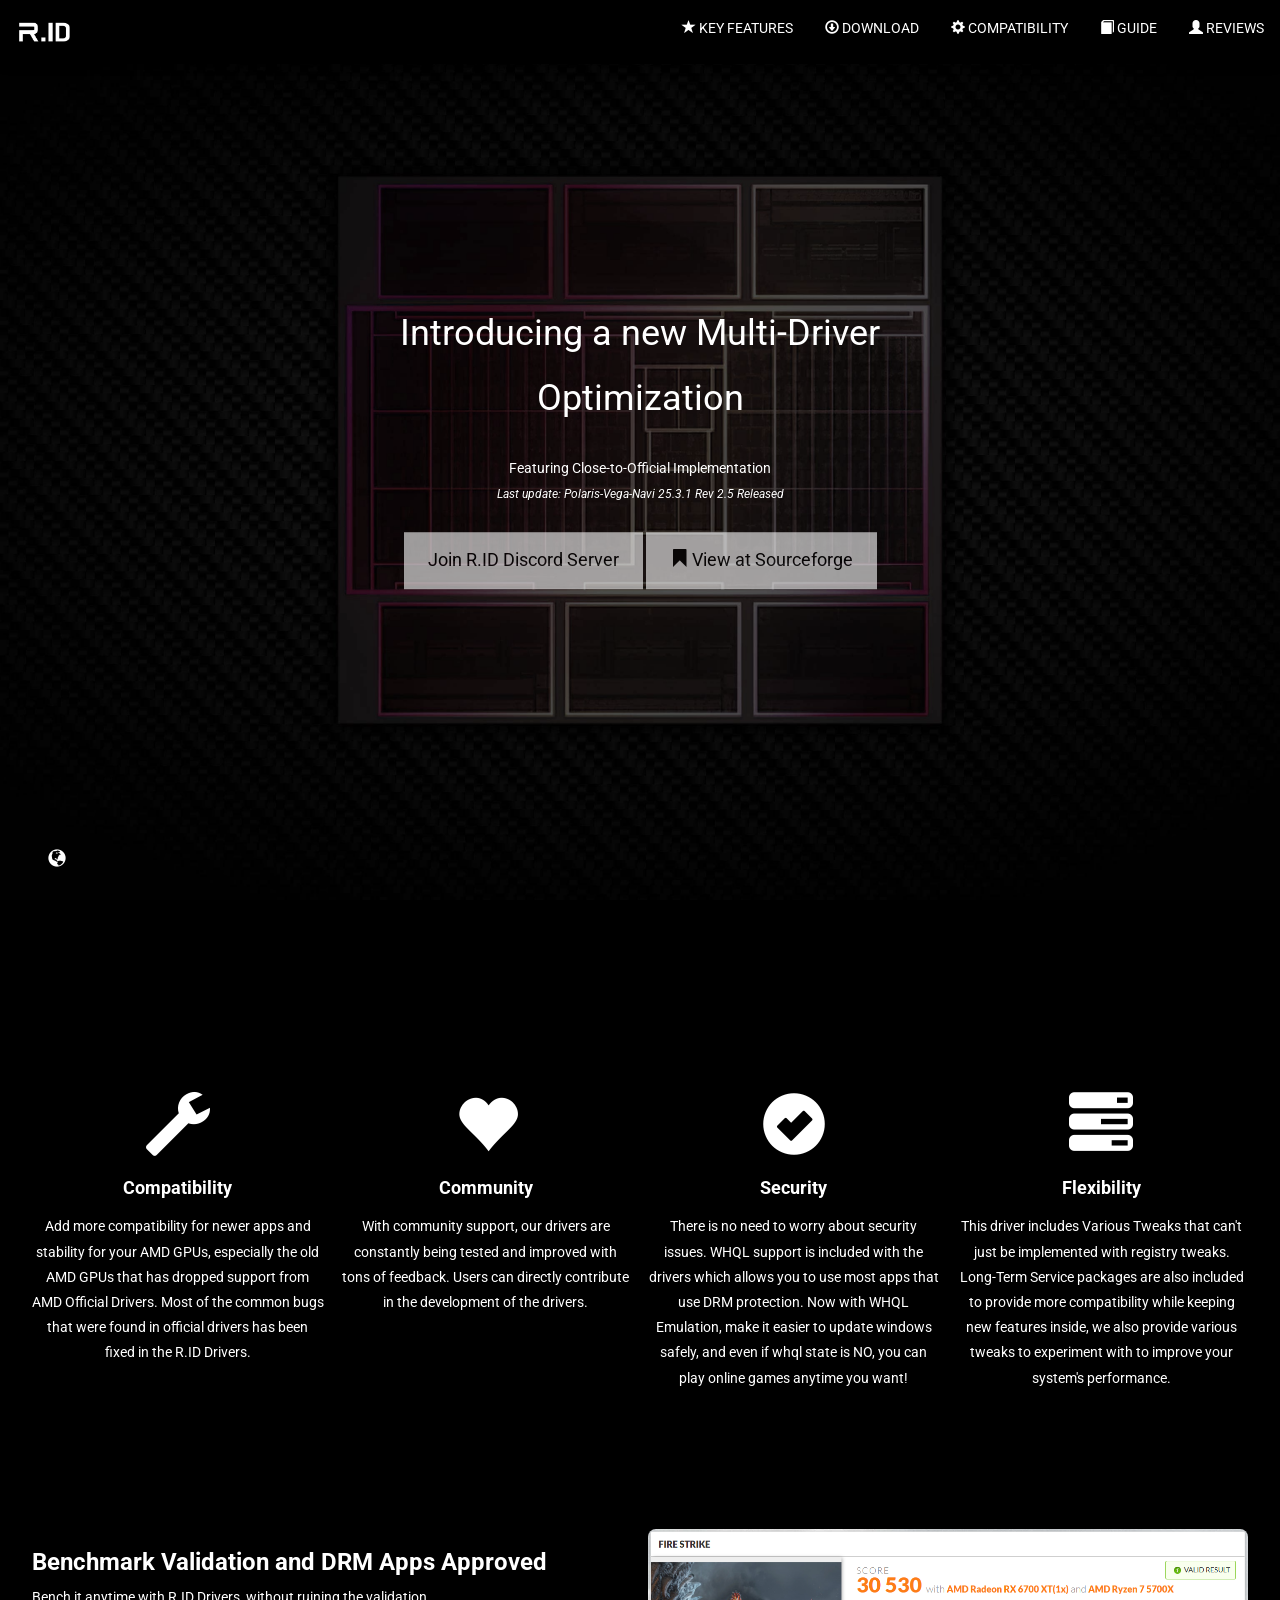
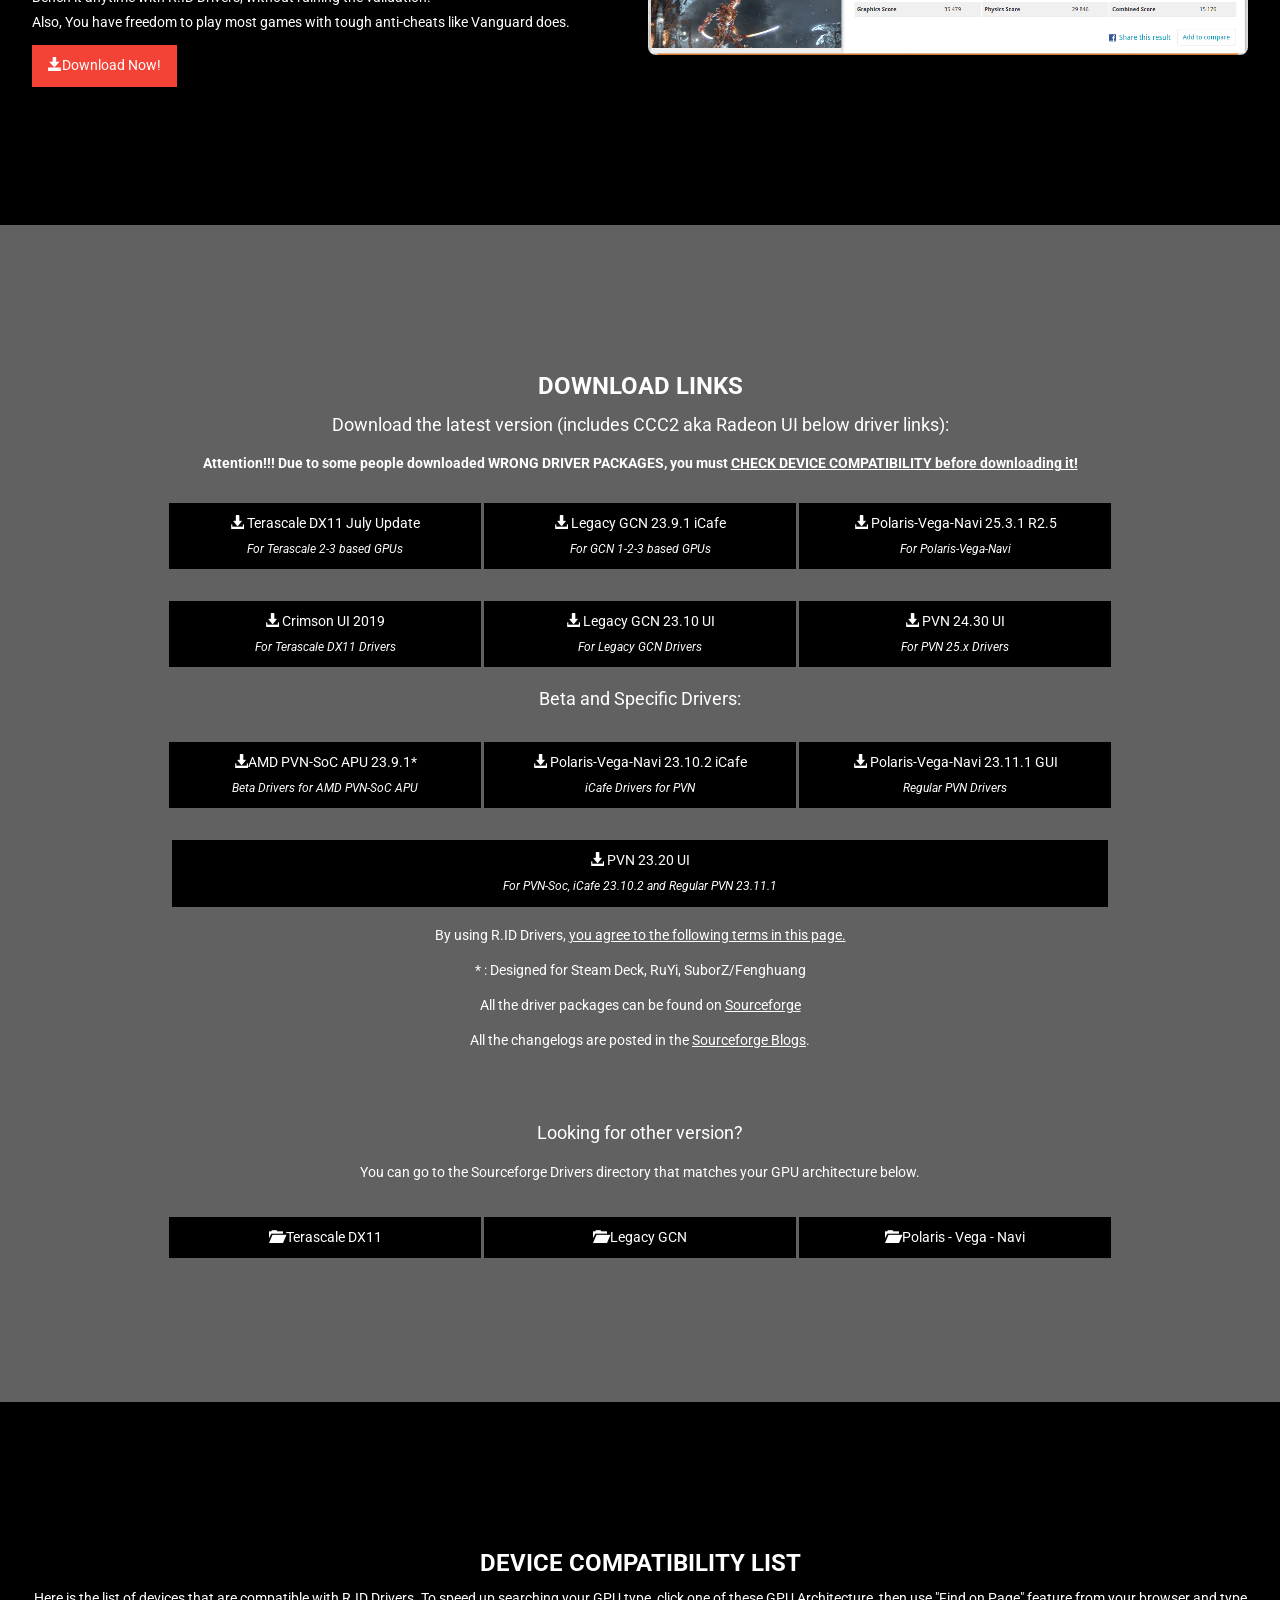
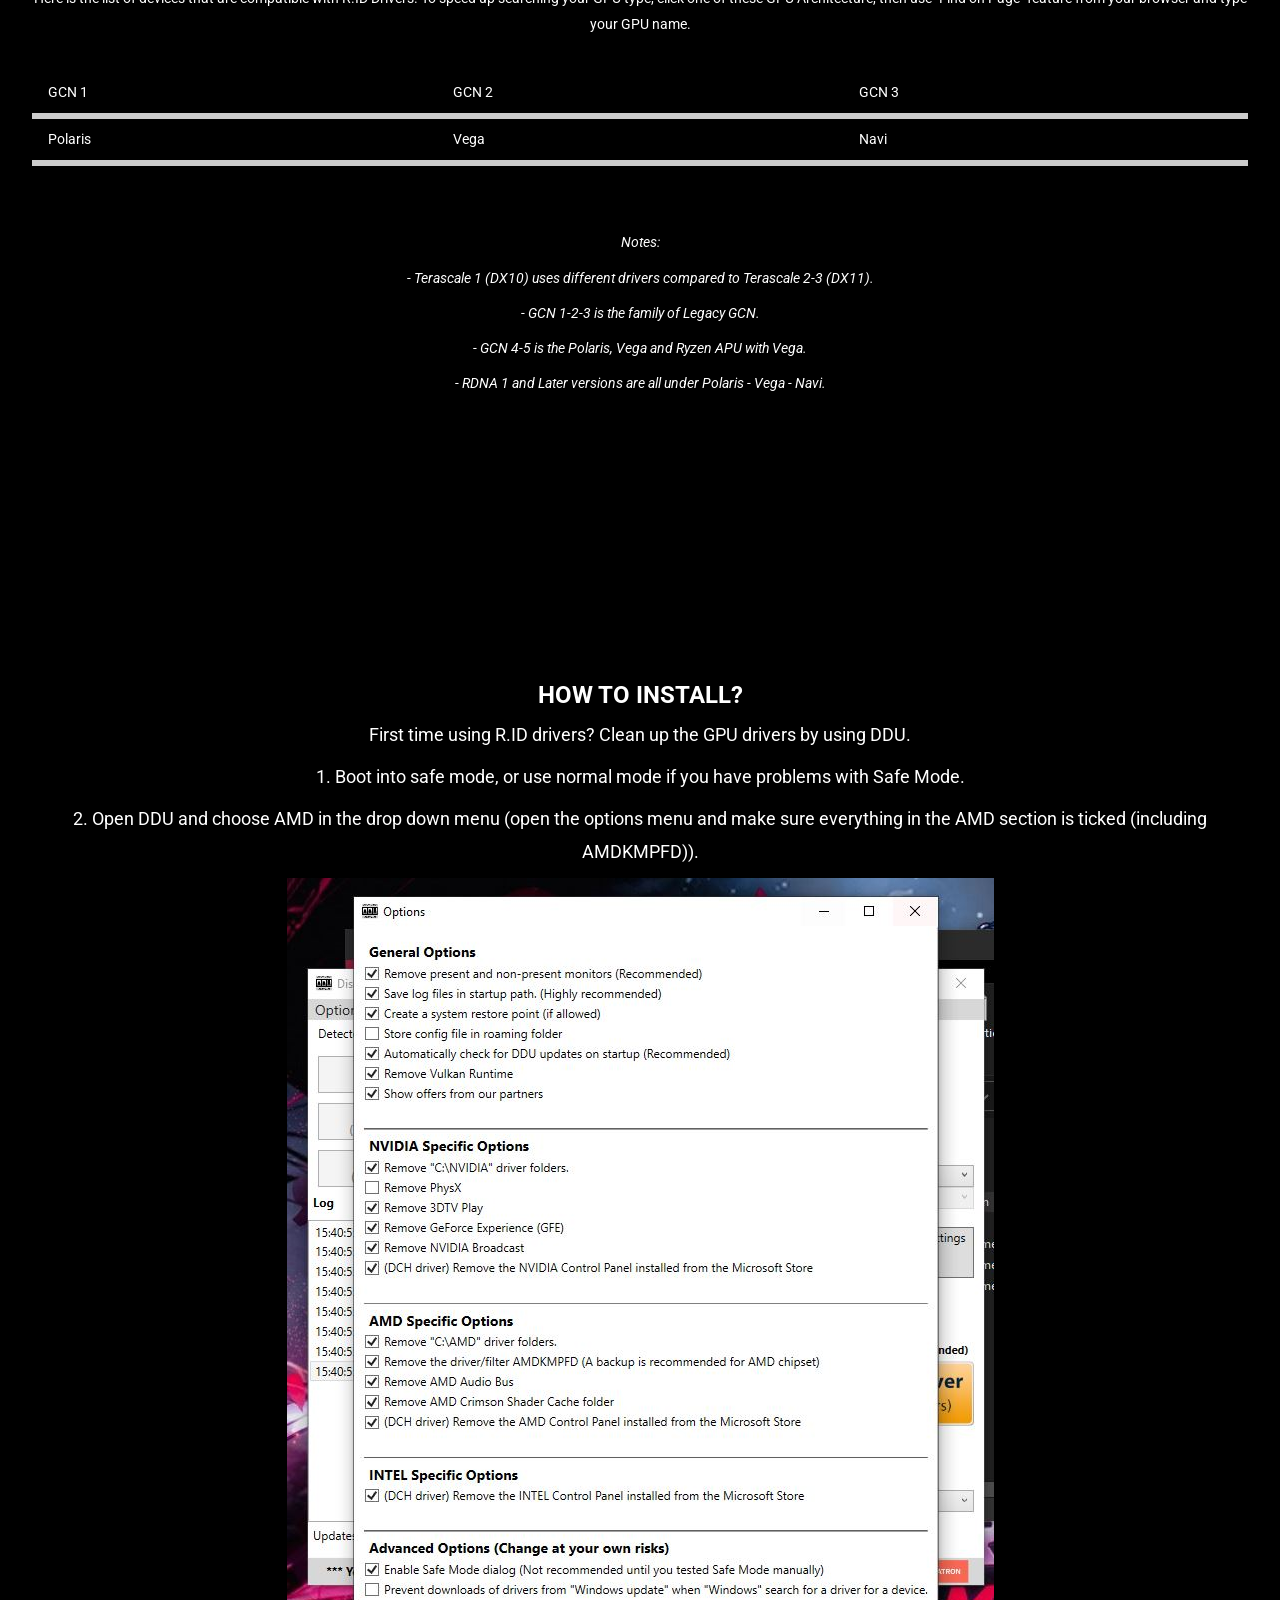
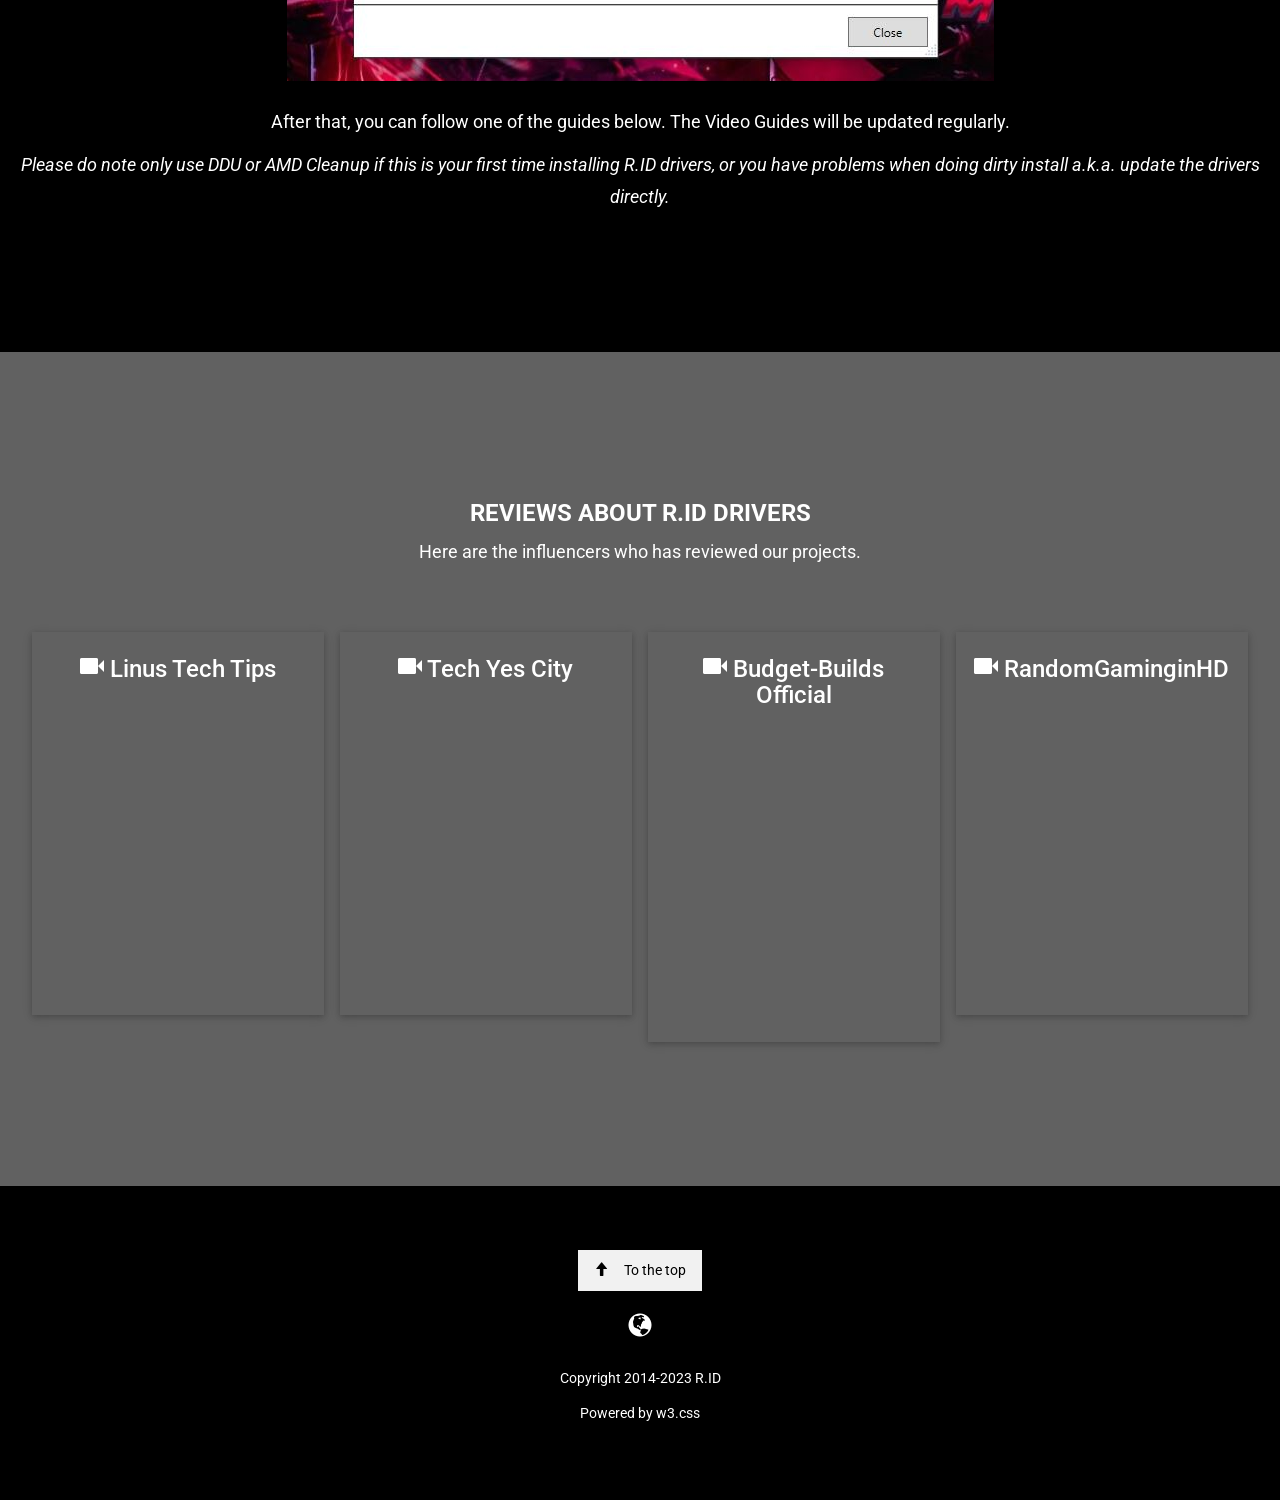
<file: index_old.html>
<!DOCTYPE html>
<html>
	<head>
	  <!-- Primary Meta Tags -->
	  <title>R.ID - AMD 3rd Party Drivers</title>
	  <meta charset="UTF-8">
	  <meta name="viewport" content="width=device-width, initial-scale=1">
        <meta name="title" content="R.ID - AMD 3rd Party Drivers">
        <meta name="description" content="A new way of Multi-Driver optimization">

        <!-- Open Graph / Facebook -->
        <meta property="og:type" content="website" />
        <meta property="og:url" content="https://rdn-id.com" />
        <meta property="og:title" content="R.ID - AMD 3rd Party Drivers" />
        <meta property="og:description" content="A new way of Multi-Driver optimization" />
        <meta property="og:image" content="img/R_ID_Text.jpg" />
        <meta property="og:image:type" content="image/jpg" />

        <!-- Twitter -->
        <meta property="twitter:card" content="summary_large_image" />
        <meta property="twitter:url" content="https://rdn-id.com" />
        <meta property="twitter:title" content="R.ID - AMD 3rd Party Drivers" />
        <meta property="twitter:description" content="A new way of Multi-Driver optimization" />
        <meta property="twitter:image" content="img/R_ID_Text.jpg" />
		
	  <meta content="#3333cc" data-react-helmet="true" name="theme-color" />
	  <link rel="stylesheet" href="https://www.w3schools.com/w3css/4/w3.css">
	  <link rel="stylesheet" href="https://fonts.googleapis.com/css?family=Roboto">
		<!-- Latest compiled and minified CSS -->
		<link rel="stylesheet" href="https://maxcdn.bootstrapcdn.com/bootstrap/3.4.1/css/bootstrap.min.css">

		<!-- jQuery library -->
		<script src="https://ajax.googleapis.com/ajax/libs/jquery/3.6.4/jquery.min.js"></script>

		<!-- Latest compiled JavaScript -->
		<script src="https://maxcdn.bootstrapcdn.com/bootstrap/3.4.1/js/bootstrap.min.js"></script>

	    <link rel="icon" type="image/x-icon" href="img/r.ico">

		<!-- Latest compiled Font Awesome -->
		<!-- <script src="https://kit.fontawesome.com/0d64c01082.js" crossorigin="anonymous"></script>  -->

		<!-- Google tag (gtag.js) -->
        <script async src="https://www.googletagmanager.com/gtag/js?id=G-7WD3DQSNX1"></script>
        <script>
            window.dataLayer = window.dataLayer || [];
            function gtag(){dataLayer.push(arguments);}
            gtag('js', new Date());

            gtag('config', 'G-7WD3DQSNX1');
        </script>
		<style>
html {
  scroll-behavior: smooth;
}
body,h1,h2,h3,h4,h5,h6 {font-family: "Roboto"}

body, html {
  height: 100%;
  line-height: 1.8;
}

/* Full height image header */
.bgimg-1 {
  background: rgba(60, 60, 60, 0.3);
  background-position: center;
  background-size: cover;
  background-image: url("img/R_ID_4K.jpg");
  min-height:100%;
}

.w3-bar .w3-button {
  padding: 16px;
  transition: 0.1s;
  
}
a {
	color: white;
}
		</style>
	</head>

<body>

<!-- Navbar (sit on top) -->
<div class="w3-top">
  <div class="w3-bar w3-black w3-card" id="myNavbar">
    <a href="#home" class="w3-bar-item w3-button w3-wide"><img src="img/r-id_sm.png" style="height:32px;"></a>
    <!-- Right-sided navbar links -->
    <div class="w3-right w3-hide-small">
      <a href="#features" class="w3-bar-item w3-button" style="text-decoration-line:none;"><i class="glyphicon glyphicon-star"></i> KEY FEATURES</a>
      <a href="#download" class="w3-bar-item w3-button" style="text-decoration-line:none;"><i class="glyphicon glyphicon-download"></i> DOWNLOAD</a>
      <a href="#compat" class="w3-bar-item w3-button" style="text-decoration-line:none;"><i class="glyphicon glyphicon-cog"></i> COMPATIBILITY</a>
      <a href="#guide" class="w3-bar-item w3-button" style="text-decoration-line:none;"><i class="glyphicon glyphicon-book"></i> GUIDE</a>
	  <a href="#reviews" class="w3-bar-item w3-button" style="text-decoration-line:none;"><i class="glyphicon glyphicon-user"></i> REVIEWS</a>
    </div>
    <!-- Hide right-floated links on small screens and replace them with a menu icon -->

    <a href="javascript:void(0)" class="w3-bar-item w3-button w3-right w3-hide-large w3-hide-medium" onclick="w3_open()" style="text-decoration-line:none;">
      &#9776;
    </a>
  </div>
</div>

<!-- Sidebar on small screens when clicking the menu icon -->
<nav class="w3-sidebar w3-bar-block w3-black w3-card w3-animate-left w3-hide-medium w3-hide-large" style="display:none" id="mySidebar">
  <a href="javascript:void(0)" onclick="w3_close()" class="w3-bar-item w3-button w3-large w3-padding-16">Close ×</a>
  <a href="#compat" onclick="w3_close()" class="w3-bar-item w3-button">COMPATIBILITY</a>
  <a href="#features" onclick="w3_close()" class="w3-bar-item w3-button">KEY FEATURES</a>
  <a href="#download" onclick="w3_close()" class="w3-bar-item w3-button">DOWNLOAD</a>
  <a href="#guide" onclick="w3_close()" class="w3-bar-item w3-button">GUIDE</a>
  <a href="#reviews" onclick="w3_close()" class="w3-bar-item w3-button">REVIEWS</a>
</nav>

<!-- Header with full-height image -->
<header class="bgimg-1 w3-display-container w3-grayscale-min" id="home">
  <div class="w3-display-middle w3-text-white" style="padding:48px">
    <center><span class="w3-xxlarge w3-hide-small">Introducing a new Multi-Driver Optimization</span><br>
    <span class="w3-xlarge w3-hide-large w3-hide-medium">Introducing a new Multi-Driver Optimization</span><br>
    <span>Featuring Close-to-Official Implementation</span>
	<i><p><span class="w3-small">Last update: Polaris-Vega-Navi 25.3.1 Rev 2.5 Released</span></p></i>
    <p><a href="https://discord.gg/rdnid" target="_blank" class="w3-button w3-white w3-padding-large w3-large w3-margin-top w3-opacity w3-hover-opacity-off" style="transition: 0.1s;text-decoration-line:none;">Join R.ID Discord Server</a>
	<a href="https://sourceforge.net/projects/radeon-id-distribution/" target="_blank" class="w3-button w3-white w3-padding-large w3-large w3-margin-top w3-opacity w3-hover-opacity-off" style="transition: 0.1s;text-decoration-line:none;"><i class="glyphicon glyphicon-bookmark"></i> View at Sourceforge</a>
	</p>
	</center>
  </div> 
  <div class="w3-display-bottomleft w3-text-white w3-large" style="padding:24px 48px">
    <a href="https://forums.guru3d.com/threads/3rd-party-driver-amernime-zone-radeon-release-nemesis-22-8-2-whql-driverpack.436611/" target="_blank"><i class="glyphicon glyphicon-globe w3-hover-opacity"></i></a>
  </div>
</header>

<!-- Key Features Section -->
<div class="w3-container w3-black" style="padding:128px 16px" id="features">
   <div class="w3-row-padding w3-center" style="margin-top:64px">
    <div class="w3-quarter">
      <i class="glyphicon glyphicon-wrench w3-margin-bottom w3-jumbo w3-center"></i>
      <p class="w3-large"><b>Compatibility</b></p>
      <p>Add more compatibility for newer apps and stability for your AMD GPUs, especially the old AMD GPUs that has dropped support from AMD Official Drivers. Most of the common bugs that were found in official drivers has been fixed in the R.ID Drivers.</p>
    </div>
    <div class="w3-quarter">
      <i class="glyphicon glyphicon-heart w3-margin-bottom w3-jumbo"></i>
      <p class="w3-large"><b>Community</b></p>
      <p>With community support, our drivers are constantly being tested and improved with tons of feedback. Users can directly contribute in the development of the drivers.</p>
    </div>
    <div class="w3-quarter">
      <i class="glyphicon glyphicon-ok-sign w3-margin-bottom w3-jumbo"></i>
      <p class="w3-large"><b>Security</b></p>
      <p>There is no need to worry about security issues. WHQL support is included with the drivers which allows you to use most apps that use DRM protection. Now with WHQL Emulation, make it easier to update windows safely, and even if whql state is NO, you can play online games anytime you want!</p>
    </div>
    <div class="w3-quarter">
      <i class="glyphicon glyphicon-tasks w3-margin-bottom w3-jumbo"></i>
      <p class="w3-large"><b>Flexibility</b></p>
      <p>This driver includes Various Tweaks that can't just be implemented with registry tweaks. Long-Term Service packages are also included to provide more compatibility while keeping new features inside, we also provide various tweaks to experiment with to improve your system's performance.</p>
    </div>
  </div>
</div>

<!-- Modal for full size images on click-->
<div id="modal01" class="w3-modal w3-black" onclick="this.style.display='none'">
  <span class="w3-button w3-xxlarge w3-black w3-padding-large w3-display-topright" title="Close Modal Image">&times;</span>
  <div class="w3-modal-content w3-animate-zoom w3-center w3-transparent w3-padding-64">
    <img id="img01" class="w3-image">
    <p id="caption" class="w3-opacity w3-large"></p>
  </div>
</div>

<!-- WHQL Section -->
<div class="w3-container w3-black" style="padding:0 16px 128px 16px">
  <div class="w3-row-padding">
    <div class="w3-col m6">
      <h3><b>Benchmark Validation and DRM Apps Approved</b></h3>
      <p>Bench it anytime with R.ID Drivers, without ruining the validation.<br>Also, You have freedom to play most games with tough anti-cheats like Vanguard does.</p>
      <p><a href="#download" class="w3-button w3-red" style="transition: 0.1s;text-decoration-line:none;"><i class="glyphicon glyphicon-save"></i>Download Now!</a></p>
    </div>
    <div class="w3-col m6">
      <img class="w3-image w3-round-large" src="img/benchmark_ok.png" alt="Benchmarks">
    </div>
	
  </div>
</div>

<!-- Download Section -->
<div class="w3-container w3-row w3-center w3-dark-gray" style="padding:128px 16px" id="download">
  <h3><b>DOWNLOAD LINKS</b></h3>
  <p class="w3-large">Download the latest version (includes CCC2 aka Radeon UI below driver links):</p> 
  <p><b>Attention!!! Due to some people downloaded WRONG DRIVER PACKAGES, you must <u><a href="#compat" class="w3-hover-text-black">CHECK DEVICE COMPATIBILITY before downloading it!</a></u></b></p>  
  <div class="w3-bar-item">
		<a class="w3-button w3-black w3-hover-red w3-hover-shadow w3-mobile w3-section" style="width:25%;transition: 0.2s;text-decoration-line:none;" href="https://sourceforge.net/projects/radeon-id-distribution/files/Release%20Legacy%20Terascale%20%28Pre-GCN%29/V5-JulyPrev-UMD-TRDX11-Nemesis-NimeZ-DCH.7z/download" target="_blank"><i class="glyphicon glyphicon-download-alt"></i> Terascale DX11 July Update
		<br><i style="font-size:12px;">For Terascale 2-3 based GPUs</i></a>
	
		<a class="w3-button w3-black w3-hover-red w3-hover-shadow w3-mobile w3-section" style="width:25%;transition: 0.2s;text-decoration-line:none;" href="https://sourceforge.net/projects/radeon-id-distribution/files/Release%20Legacy%20GCN%20%28Pre-Polaris%29/WHQL-AMD-Software-Hybrid-Edition-23.9.1-iCafe-GCNFlex-Omega-RemiX-DCH.7z/download" target="_blank"><i class="glyphicon glyphicon-download-alt"></i> Legacy GCN 23.9.1 iCafe<br><i style="font-size:12px;">For GCN 1-2-3 based GPUs</i></a>

		<a class="w3-button w3-black w3-hover-red w3-hover-shadow w3-mobile w3-section" style="width:25%;transition: 0.2s;text-decoration-line:none;" href="https://sourceforge.net/projects/radeon-id-distribution/files/Release%20Polaris-Vega-Navi/WHQL-R-ID-Software-Hybrid-25.3.1-R2.5-Win10-Win11-PolarisVegaNavi-Sophronia.7z/download" target="_blank"><i class="glyphicon glyphicon-download-alt"></i> Polaris-Vega-Navi 25.3.1 R2.5<br><i style="font-size:12px;">For Polaris-Vega-Navi</i></a>
  </div>
  <div class="w3-bar-item">
		<a class="w3-button w3-black w3-hover-red w3-hover-shadow w3-mobile w3-section" style="width:25%;transition: 0.2s;text-decoration-line:none;" href="https://sourceforge.net/projects/radeon-id-distribution/files/Dependencies/CrimsonUI_2019Ed/ccc2_install.exe/download" target="_blank"><i class="glyphicon glyphicon-download-alt"></i> Crimson UI 2019
		<br><i style="font-size:12px;">For Terascale DX11 Drivers</i></a>
	
		<a class="w3-button w3-black w3-hover-red w3-hover-shadow w3-mobile w3-section" style="width:25%;transition: 0.2s;text-decoration-line:none;" href="https://sourceforge.net/projects/radeon-id-distribution/files/Dependencies/V5.5/ccc2_install_v5.5_23.10.exe/download" target="_blank"><i class="glyphicon glyphicon-download-alt"></i> Legacy GCN 23.10 UI<br><i style="font-size:12px;">For Legacy GCN Drivers</i></a>

		<a class="w3-button w3-black w3-hover-red w3-hover-shadow w3-mobile w3-section" style="width:25%;transition: 0.2s;text-decoration-line:none;" href="https://sourceforge.net/projects/radeon-id-distribution/files/Dependencies/V5.5/ccc2_install_v5.5_24.30.exe/download" target="_blank"><i class="glyphicon glyphicon-download-alt"></i> PVN 24.30 UI
		<br><i style="font-size:12px;">For PVN 25.x Drivers</i></a>
  </div>
  <p class="w3-large">Beta and Specific Drivers:</p>  
  <div class="w3-bar-item">
		<a class="w3-button w3-black w3-hover-red w3-hover-shadow w3-mobile w3-section" style="width:25%;transition: 0.2s;text-decoration-line:none;" href="https://sourceforge.net/projects/radeon-id-distribution/files/Release%20Polaris-Vega-Navi/Release%20AMD%20SoC/WHQL-AMD-Software-Hybrid-Edition-23.9.1SVR-SoC-Omega-RemiX-DCH.7z/download" target="_blank"><i class="glyphicon glyphicon-download-alt"></i>AMD PVN-SoC APU 23.9.1*<br><i style="font-size:12px;">Beta Drivers for AMD PVN-SoC APU</i></a>
 
		<a class="w3-button w3-black w3-hover-red w3-hover-shadow w3-mobile w3-section" style="width:25%;transition: 0.2s;text-decoration-line:none;" href="https://sourceforge.net/projects/radeon-id-distribution/files/Release%20Polaris-Vega-Navi/WHQL-AMD-Software-Hybrid-Edition-23.10.2-iCafe-PVNFlex-Omega-RemiX-DCH.7z/download" target="_blank"><i class="glyphicon glyphicon-download-alt"></i> Polaris-Vega-Navi 23.10.2 iCafe
		<br><i style="font-size:12px;">iCafe Drivers for PVN</i></a>
		
		<a class="w3-button w3-black w3-hover-red w3-hover-shadow w3-mobile w3-section" style="width:25%;transition: 0.2s;text-decoration-line:none;" href="https://sourceforge.net/projects/radeon-id-distribution/files/Release%20Polaris-Vega-Navi/WHQL-AMD-Software-Hybrid-Edition-23.11.1-PVNFlex-Nebula-Native-DCH.7z/download" target="_blank"><i class="glyphicon glyphicon-download-alt"></i> Polaris-Vega-Navi 23.11.1 GUI
		<br><i style="font-size:12px;">Regular PVN Drivers</i></a>
  </div>
  <div class="w3-bar-item">
		<a class="w3-button w3-black w3-hover-red w3-hover-shadow w3-mobile w3-section" style="width:75%;transition: 0.2s;text-decoration-line:none;" href="https://sourceforge.net/projects/radeon-id-distribution/files/Dependencies/V5.5/ccc2_install_v5.5_23.20.exe/download" target="_blank"><i class="glyphicon glyphicon-download-alt"></i> PVN 23.20 UI<br><i style="font-size:12px;">For PVN-Soc, iCafe 23.10.2 and Regular PVN 23.11.1</i></a>
  </div>
  <p>By using R.ID Drivers, <u><a href="terms.html" target="_blank" class="w3-hover-text-black">you agree to the following terms in this page.</a></u></p>
  <p>* : Designed for Steam Deck, RuYi, SuborZ/Fenghuang</p>
  <p>All the driver packages can be found on <u><a href="https://sourceforge.net/projects/radeon-id-distribution/files/" target="_blank" class="w3-hover-text-black">Sourceforge</a></u></p>
  <p>All the changelogs are posted in the <u><a href="https://sourceforge.net/p/radeon-id-distribution/blog/" target="_blank" class="w3-hover-text-black">Sourceforge Blogs</a></u>.</p>
  <p class="w3-large" style="margin-top:64px;">Looking for other version?</p>
  <p>You can go to the Sourceforge Drivers directory that matches your GPU architecture below.</p>
  <div class="w3-bar-item w3-margin-top">
		<a class="w3-button cat w3-black w3-hover-red w3-hover-shadow w3-mobile w3-section" style="width:25%;transition: 0.2s;text-decoration-line:none;" href="https://sourceforge.net/projects/radeon-id-distribution/files/Release%20Legacy%20Terascale%20%28Pre-GCN%29/" target="_blank"><i class="glyphicon glyphicon-folder-open"></i> Terascale DX11</a>
		
		<a class="w3-button w3-black w3-hover-red w3-hover-shadow w3-mobile w3-section" style="width:25%;transition: 0.2s;text-decoration-line:none;" href="https://sourceforge.net/projects/radeon-id-distribution/files/Release%20Legacy%20GCN%20%28Pre-Polaris%29/" target="_blank"><i class="glyphicon glyphicon-folder-open"></i> Legacy GCN</a>
		
		<a class="w3-button w3-black w3-hover-red w3-hover-shadow w3-mobile w3-section" style="width:25%;transition: 0.2s;text-decoration-line:none;" href="https://sourceforge.net/projects/radeon-id-distribution/files/Release%20Polaris-Vega-Navi/" target="_blank"><i class="glyphicon glyphicon-folder-open"></i> Polaris - Vega - Navi</a>
  </div>
</div>
<!-- Device Section --> 
<div class = "w3-container w3-black" style="padding:128px 32px" id="compat">
    <h3 class="w3-center"><b>DEVICE COMPATIBILITY LIST</b></h3>
	<p><center>Here is the list of devices that are compatible with R.ID Drivers. To speed up searching your GPU type, click one of these GPU Architecture, then use "Find on Page" feature from your browser and type your GPU name.</center></p>
	<br>
		<div class="w3-row" id="gpus">
				<a style="transition: 0.2s;" onclick="nimez(event,'gcn1');">
					<div class="w3-third tablink w3-bottombar w3-hover-red w3-padding">GCN 1</div>
				</a>
				<a style="transition: 0.2s;" onclick="nimez(event,'gcn2');">
					<div class="w3-third tablink w3-bottombar w3-hover-red w3-padding">GCN 2</div>
				</a>				
				<a style="transition: 0.2s;" onclick="nimez(event,'gcn3');">
					<div class="w3-third tablink w3-bottombar w3-hover-red w3-padding">GCN 3</div>
				</a>				
				<a style="transition: 0.2s;" onclick="nimez(event,'polaris');">
					<div class="w3-third tablink w3-bottombar w3-hover-red w3-padding">Polaris</div>
				</a>				
				<a style="transition: 0.2s;" onclick="nimez(event,'vega');">
					<div class="w3-third tablink w3-bottombar w3-hover-red w3-padding">Vega</div>
				</a>				
				<a style="transition: 0.2s;" onclick="nimez(event,'navi');">
					<div class="w3-third tablink w3-bottombar w3-hover-red w3-padding">Navi</div>
				</a>
		</div>
		<div id="gcn1" class="w3-container w3-border gpu" style="display:none">
			<h2>GCN 1</h2>
			<br>
			<ul>
				<li>FirePro D300</li>
				<li>FirePro D500</li>
				<li>FirePro D700</li>
				<li>FirePro M3100</li>
				<li>FirePro M4000</li>
				<li>FirePro M4100</li>
				<li>FirePro M4150</li>
				<li>FirePro M5100</li>
				<li>FirePro M6000</li>
				<li>FirePro R5000</li>
				<li>FirePro S10000</li>
				<li>FirePro S10000 Passive</li>
				<li>FirePro S10000 Passive 12GB</li>
				<li>FirePro S4000X</li>
				<li>FirePro S7000</li>
				<li>FirePro S9000</li>
				<li>FirePro S9010</li>
				<li>FirePro S9050</li>
				<li>FirePro W2100</li>
				<li>FirePro W4000</li>
				<li>FirePro W4100</li>
				<li>FirePro W4130M</li>
				<li>FirePro W4150M</li>
				<li>FirePro W4170M</li>
				<li>FirePro W4170M</li>
				<li>FirePro W4190M</li>
				<li>FirePro W5000</li>
				<li>FirePro W5000 DVI</li>
				<li>FirePro W5130M</li>
				<li>FirePro W5170M</li>
				<li>FirePro W600</li>
				<li>FirePro W7000</li>
				<li>FirePro W8000</li>
				<li>FirePro W9000</li>
				<li>Radeon 520 Mobile</li>
				<li>Radeon 520 Mobile</li>
				<li>Radeon 610 Mobile</li>
				<li>Radeon E8860</li>
				<li>Radeon HD 7730</li>
				<li>Radeon HD 7730M</li>
				<li>Radeon HD 7750</li>
				<li>Radeon HD 7750M</li>
				<li>Radeon HD 7770 GHz Edition</li>
				<li>Radeon HD 7770M</li>
				<li>Radeon HD 7850</li>
				<li>Radeon HD 7850M</li>
				<li>Radeon HD 7870 GHz Edition</li>
				<li>Radeon HD 7870 XT</li>
				<li>Radeon HD 7870M</li>
				<li>Radeon HD 7950</li>
				<li>Radeon HD 7950 Boost</li>
				<li>Radeon HD 7950 Mac Edition</li>
				<li>Radeon HD 7950 Monica BIOS 1</li>
				<li>Radeon HD 7950 Monica BIOS 2</li>
				<li>Radeon HD 7950M</li>
				<li>Radeon HD 7970</li>
				<li>Radeon HD 7970 GHz Edition</li>
				<li>Radeon HD 7970 X2</li>
				<li>Radeon HD 7970M</li>
				<li>Radeon HD 7990</li>
				<li>Radeon HD 8530M</li>
				<li>Radeon HD 8550M</li>
				<li>Radeon HD 8570 OEM</li>
				<li>Radeon HD 8570A</li>
				<li>Radeon HD 8570M</li>
				<li>Radeon HD 8590M</li>
				<li>Radeon HD 8670 OEM</li>
				<li>Radeon HD 8670A</li>
				<li>Radeon HD 8670A</li>
				<li>Radeon HD 8670M</li>
				<li>Radeon HD 8670M</li>
				<li>Radeon HD 8690M</li>
				<li>Radeon HD 8730 OEM</li>
				<li>Radeon HD 8730A</li>
				<li>Radeon HD 8730M</li>
				<li>Radeon HD 8740 OEM</li>
				<li>Radeon HD 8750A</li>
				<li>Radeon HD 8750M</li>
				<li>Radeon HD 8760 OEM</li>
				<li>Radeon HD 8770M</li>
				<li>Radeon HD 8790M</li>
				<li>Radeon HD 8830M</li>
				<li>Radeon HD 8850M</li>
				<li>Radeon HD 8860 OEM</li>
				<li>Radeon HD 8870 OEM</li>
				<li>Radeon HD 8870M</li>
				<li>Radeon HD 8950 OEM</li>
				<li>Radeon HD 8970 OEM</li>
				<li>Radeon HD 8970M</li>
				<li>Radeon HD 8990 OEM</li>
				<li>Radeon R5 240 OEM</li>
				<li>Radeon R5 330 OEM</li>
				<li>Radeon R5 340 OEM</li>
				<li>Radeon R5 340X OEM</li>
				<li>Radeon R5 430 OEM</li>
				<li>Radeon R5 435 OEM</li>
				<li>Radeon R5 A230</li>
				<li>Radeon R5 A240</li>
				<li>Radeon R5 A240</li>
				<li>Radeon R5 A320</li>
				<li>Radeon R5 A330</li>
				<li>Radeon R5 A335</li>
				<li>Radeon R5 M230</li>
				<li>Radeon R5 M230</li>
				<li>Radeon R5 M230 Rebrand</li>
				<li>Radeon R5 M230 Rebrand</li>
				<li>Radeon R5 M240</li>
				<li>Radeon R5 M240 Rebrand</li>
				<li>Radeon R5 M250</li>
				<li>Radeon R5 M320</li>
				<li>Radeon R5 M330</li>
				<li>Radeon R5 M335</li>
				<li>Radeon R5 M420</li>
				<li>Radeon R5 M430</li>
				<li>Radeon R5 M430</li>
				<li>Radeon R5 M430</li>
				<li>Radeon R5 M435</li>
				<li>Radeon R6 M255DX</li>
				<li>Radeon R6 M335DX</li>
				<li>Radeon R6 M340DX</li>
				<li>Radeon R6 M435DX</li>
				<li>Radeon R7 240</li>
				<li>Radeon R7 240</li>
				<li>Radeon R7 240 OEM</li>
				<li>Radeon R7 250</li>
				<li>Radeon R7 250</li>
				<li>Radeon R7 250</li>
				<li>Radeon R7 250 OEM</li>
				<li>Radeon R7 250E</li>
				<li>Radeon R7 250X</li>
				<li>Radeon R7 250XE</li>
				<li>Radeon R7 265</li>
				<li>Radeon R7 265X OEM</li>
				<li>Radeon R7 340 OEM</li>
				<li>Radeon R7 340 OEM</li>
				<li>Radeon R7 350</li>
				<li>Radeon R7 350 640SP</li>
				<li>Radeon R7 350 OEM</li>
				<li>Radeon R7 350X OEM</li>
				<li>Radeon R7 370</li>
				<li>Radeon R7 430 OEM</li>
				<li>Radeon R7 435 OEM</li>
				<li>Radeon R7 450 OEM</li>
				<li>Radeon R7 A265</li>
				<li>Radeon R7 A360</li>
				<li>Radeon R7 M260DX</li>
				<li>Radeon R7 M260DX</li>
				<li>Radeon R7 M260X</li>
				<li>Radeon R7 M265</li>
				<li>Radeon R7 M265DX</li>
				<li>Radeon R7 M270</li>
				<li>Radeon R7 M270DX</li>
				<li>Radeon R7 M340</li>
				<li>Radeon R7 M350</li>
				<li>Radeon R7 M365X</li>
				<li>Radeon R7 M370</li>
				<li>Radeon R7 M380</li>
				<li>Radeon R7 M465</li>
				<li>Radeon R7 M465X</li>
				<li>Radeon R8 M350DX</li>
				<li>Radeon R8 M435DX</li>
				<li>Radeon R9 255 OEM</li>
				<li>Radeon R9 270</li>
				<li>Radeon R9 270 1024SP</li>
				<li>Radeon R9 270X</li>
				<li>Radeon R9 280</li>
				<li>Radeon R9 280X</li>
				<li>Radeon R9 280X2</li>
				<li>Radeon R9 370</li>
				<li>Radeon R9 370 1024SP</li>
				<li>Radeon R9 370X</li>
				<li>Radeon R9 A375</li>
				<li>Radeon R9 M265X</li>
				<li>Radeon R9 M270X</li>
				<li>Radeon R9 M275</li>
				<li>Radeon R9 M275X</li>
				<li>Radeon R9 M290X</li>
				<li>Radeon R9 M290X Mac Edition</li>
				<li>Radeon R9 M360</li>
				<li>Radeon R9 M365X</li>
				<li>Radeon R9 M370X Mac Edition</li>
				<li>Radeon R9 M375</li>
				<li>Radeon R9 M375X</li>
				<li>Radeon R9 M390 Mac Edition</li>
			</ul>
		</div>

		<div id="gcn2" class="w3-container w3-border gpu" style="display:none">
			<h2>GCN 2</h2>
			<br>
			<ul>
				<li>FirePro M6100</li>
				<li>FirePro S9100</li>
				<li>FirePro S9150</li>
				<li>FirePro S9170</li>
				<li>FirePro W4300</li>
				<li>FirePro W5100</li>
				<li>FirePro W6150M</li>
				<li>FirePro W6170M</li>
				<li>FirePro W8100</li>
				<li>FirePro W9100</li>
				<li>Radeon E8870</li>
				<li>Radeon HD 7790</li>
				<li>Radeon HD 8180 IGP</li>
				<li>Radeon HD 8210 IGP</li>
				<li>Radeon HD 8210E</li>
				<li>Radeon HD 8240 Mobile IGP</li>
				<li>Radeon HD 8250 IGP</li>
				<li>Radeon HD 8280 IGP</li>
				<li>Radeon HD 8280 Mobile IGP</li>
				<li>Radeon HD 8280E</li>
				<li>Radeon HD 8330 Mobile IGP</li>
				<li>Radeon HD 8330E</li>
				<li>Radeon HD 8400 IGP</li>
				<li>Radeon HD 8400 Mobile IGP</li>
				<li>Radeon HD 8400E</li>
				<li>Radeon HD 8770 OEM</li>
				<li>Radeon HD 8950M</li>
				<li>Radeon R2 Mobile Graphics</li>
				<li>Radeon R2 Mobile Graphics</li>
				<li>Radeon R3 Mobile Graphics</li>
				<li>Radeon R3E Mobile Graphics</li>
				<li>Radeon R4 Mobile Graphics</li>
				<li>Radeon R4 Mobile Graphics</li>
				<li>Radeon R5 Graphics</li>
				<li>Radeon R5 Graphics</li>
				<li>Radeon R5 Mobile Graphics</li>
				<li>Radeon R6 Mobile Graphics</li>
				<li>Radeon R7 260</li>
				<li>Radeon R7 260X</li>
				<li>Radeon R7 360</li>
				<li>Radeon R7 360 896SP</li>
				<li>Radeon R7 360E</li>
				<li>Radeon R7 Graphics</li>
				<li>Radeon R7 Graphics</li>
				<li>Radeon R7 Mobile Graphics</li>
				<li>Radeon R9 260 OEM</li>
				<li>Radeon R9 290</li>
				<li>Radeon R9 290X</li>
				<li>Radeon R9 290X2</li>
				<li>Radeon R9 295X2</li>
				<li>Radeon R9 360 OEM</li>
				<li>Radeon R9 390</li>
				<li>Radeon R9 390 X2</li>
				<li>Radeon R9 390X</li>
				<li>Radeon R9 M270X</li>
				<li>Radeon R9 M280X</li>
				<li>Radeon R9 M280X</li>
				<li>Radeon R9 M380</li>
				<li>Radeon R9 M380 Mac Edition</li>
				<li>Radeon R9 M385</li>
				<li>Radeon R9 M385X</li>
				<li>Radeon R9 M470</li>
				<li>Radeon R9 M470X</li>
				<li>Radeon RX 455 OEM</li>
			</ul>
		</div>

		<div id="gcn3" class="w3-container w3-border gpu" style="display:none">
			<h2>GCN 3</h2>
			<br>
			<ul>
				<li>FirePro S7100X</li>
				<li>FirePro S7150</li>
				<li>FirePro S7150 x2</li>
				<li>FirePro S9300 X2</li>
				<li>FirePro W7100</li>
				<li>FirePro W7170M</li>
				<li>Radeon 530 Mobile</li>
				<li>Radeon 530X Mobile</li>
				<li>Radeon 535 Mobile</li>
				<li>Radeon 620 Mobile</li>
				<li>Radeon 625 Mobile</li>
				<li>Radeon E8950</li>
				<li>Radeon Instinct MI8</li>
				<li>Radeon Pro Duo</li>
				<li>Radeon R2 Mobile Graphics</li>
				<li>Radeon R3 Mobile Graphics</li>
				<li>Radeon R4 Mobile Graphics</li>
				<li>Radeon R5 A255</li>
				<li>Radeon R5 Graphics</li>
				<li>Radeon R5 M255</li>
				<li>Radeon R5 M315</li>
				<li>Radeon R5 M445</li>
				<li>Radeon R5 M465</li>
				<li>Radeon R5 Mobile Graphics</li>
				<li>Radeon R5 Mobile Graphics</li>
				<li>Radeon R6 M255DX</li>
				<li>Radeon R6 Mobile Graphics</li>
				<li>Radeon R7 A260</li>
				<li>Radeon R7 A360</li>
				<li>Radeon R7 A360</li>
				<li>Radeon R7 M260</li>
				<li>Radeon R7 M260DX</li>
				<li>Radeon R7 M265</li>
				<li>Radeon R7 M265DX</li>
				<li>Radeon R7 M265DX</li>
				<li>Radeon R7 M270DX</li>
				<li>Radeon R7 M340</li>
				<li>Radeon R7 M350</li>
				<li>Radeon R7 M360</li>
				<li>Radeon R7 M440</li>
				<li>Radeon R7 M445</li>
				<li>Radeon R7 M460</li>
				<li>Radeon R7 M465</li>
				<li>Radeon R7 Mobile Graphics</li>
				<li>Radeon R8 M365DX</li>
				<li>Radeon R8 M445DX</li>
				<li>Radeon R8 M535DX</li>
				<li>Radeon R9 285</li>
				<li>Radeon R9 285X</li>
				<li>Radeon R9 380</li>
				<li>Radeon R9 380 OEM</li>
				<li>Radeon R9 380X</li>
				<li>Radeon R9 FURY</li>
				<li>Radeon R9 FURY X</li>
				<li>Radeon R9 FURY X2</li>
				<li>Radeon R9 M295X</li>
				<li>Radeon R9 M295X Mac Edition</li>
				<li>Radeon R9 M390X</li>
				<li>Radeon R9 M395 Mac Edition</li>
				<li>Radeon R9 M395X</li>
				<li>Radeon R9 M395X Mac Edition</li>
				<li>Radeon R9 M485X</li>
				<li>Radeon R9 Nano</li>
			</ul>
		</div>
		<div id="polaris" class="w3-container w3-border gpu" style="display:none">
			<h2>POLARIS</h2>
			<br>
			<ul>
				<li>Radeon 540 Mobile</li>
				<li>Radeon 540X Mobile</li>
				<li>Radeon 540X Mobile</li>
				<li>Radeon 550</li>
				<li>Radeon 550X</li>
				<li>Radeon 550X 640SP</li>
				<li>Radeon 550X Mobile</li>
				<li>Radeon 630 Mobile</li>
				<li>Radeon E9171 MCM</li>
				<li>Radeon E9172 MXM</li>
				<li>Radeon E9173 PCIe</li>
				<li>Radeon E9174 MXM</li>
				<li>Radeon E9175 PCIe</li>
				<li>Radeon E9260 MXM</li>
				<li>Radeon E9260 PCIe</li>
				<li>Radeon E9390 PCIe</li>
				<li>Radeon E9550 MXM</li>
				<li>Radeon E9560 PCIe</li>
				<li>Radeon Instinct MI6</li>
				<li>Radeon Pro 450</li>
				<li>Radeon Pro 455</li>
				<li>Radeon Pro 460</li>
				<li>Radeon Pro 555</li>
				<li>Radeon Pro 555X</li>
				<li>Radeon Pro 560</li>
				<li>Radeon Pro 560X</li>
				<li>Radeon Pro 570</li>
				<li>Radeon Pro 570X</li>
				<li>Radeon Pro 575</li>
				<li>Radeon Pro 575X</li>
				<li>Radeon Pro 580</li>
				<li>Radeon Pro 580X</li>
				<li>Radeon Pro Duo Polaris</li>
				<li>Radeon Pro V5300X</li>
				<li>Radeon Pro V7300X</li>
				<li>Radeon Pro V7350X2</li>
				<li>Radeon Pro WX 2100</li>
				<li>Radeon Pro WX 3100</li>
				<li>Radeon Pro WX 3200</li>
				<li>Radeon Pro WX 3200 Mobile</li>
				<li>Radeon Pro WX 4100</li>
				<li>Radeon Pro WX 4130 Mobile</li>
				<li>Radeon Pro WX 4150 Mobile</li>
				<li>Radeon Pro WX 4170 Mobile</li>
				<li>Radeon Pro WX 5100</li>
				<li>Radeon Pro WX 7100</li>
				<li>Radeon Pro WX 7100 Mobile</li>
				<li>Radeon Pro WX 7130 Mobile</li>
				<li>Radeon Pro WX Vega M GL</li>
				<li>Radeon RX 460</li>
				<li>Radeon RX 460 1024SP</li>
				<li>Radeon RX 460 Mobile</li>
				<li>Radeon RX 470</li>
				<li>Radeon RX 470 Mobile</li>
				<li>Radeon RX 470D</li>
				<li>Radeon RX 480</li>
				<li>Radeon RX 480 Mobile</li>
				<li>Radeon RX 540 Mobile</li>
				<li>Radeon RX 540X Mobile</li>
				<li>Radeon RX 550</li>
				<li>Radeon RX 550 512SP</li>
				<li>Radeon RX 550 640SP</li>
				<li>Radeon RX 550 Mobile</li>
				<li>Radeon RX 550X</li>
				<li>Radeon RX 550X 640SP</li>
				<li>Radeon RX 550X Mobile</li>
				<li>Radeon RX 560</li>
				<li>Radeon RX 560 896SP</li>
				<li>Radeon RX 560 Mobile</li>
				<li>Radeon RX 560 Mobile</li>
				<li>Radeon RX 560 Mobile</li>
				<li>Radeon RX 560 XT</li>
				<li>Radeon RX 560D</li>
				<li>Radeon RX 560DX</li>
				<li>Radeon RX 560X</li>
				<li>Radeon RX 560X Mobile</li>
				<li>Radeon RX 560X Mobile</li>
				<li>Radeon RX 560X Mobile</li>
				<li>Radeon RX 560X Mobile</li>
				<li>Radeon RX 570</li>
				<li>Radeon RX 570 Mobile</li>
				<li>Radeon RX 570 X2</li>
				<li>Radeon RX 570X</li>
				<li>Radeon RX 580</li>
				<li>Radeon RX 580 2048SP</li>
				<li>Radeon RX 580 Mobile</li>
				<li>Radeon RX 580 OEM</li>
				<li>Radeon RX 580G</li>
				<li>Radeon RX 580X</li>
				<li>Radeon RX 580X Mobile</li>
				<li>Radeon RX 590</li>
				<li>Radeon RX 590 GME</li>
				<li>Radeon RX 640 Mobile</li>
				<li>Radeon RX 640 OEM</li>
				<li>Radeon RX Vega M GH</li>
				<li>Radeon RX Vega M GL</li>
			</ul>
		</div>
		<div id="vega" class="w3-container w3-border gpu" style="display:none">
			<h2>VEGA</h2>
			<br>
			<ul>
				<li>Radeon Instinct MI25</li>
				<li>Radeon Pro SSG</li>
				<li>Radeon Pro V320</li>
				<li>Radeon Pro V340 16 GB</li>
				<li>Radeon Pro V340 8 GB</li>
				<li>Radeon Pro Vega 16</li>
				<li>Radeon Pro Vega 20</li>
				<li>Radeon Pro Vega 48</li>
				<li>Radeon Pro Vega 56</li>
				<li>Radeon Pro Vega 64</li>
				<li>Radeon Pro Vega 64X</li>
				<li>Radeon Pro WX 8100</li>
				<li>Radeon Pro WX 8200</li>
				<li>Radeon Pro WX 9100</li>
				<li>Radeon RX Vega 10 Mobile</li>
				<li>Radeon RX Vega 11</li>
				<li>Radeon RX Vega 11</li>
				<li>Radeon RX Vega 11</li>
				<li>Radeon RX Vega 11 Embedded</li>
				<li>Radeon RX Vega 11 Mobile</li>
				<li>Radeon RX Vega 56</li>
				<li>Radeon RX Vega 56 Mobile</li>
				<li>Radeon RX Vega 64</li>
				<li>Radeon RX Vega 64 Limited Edition</li>
				<li>Radeon RX Vega 64 Liquid Cooling</li>
				<li>Radeon RX Vega Nano</li>
				<li>Radeon Vega 10 Mobile</li>
				<li>Radeon Vega 10 Mobile</li>
				<li>Radeon Vega 10 Mobile</li>
				<li>Radeon Vega 11</li>
				<li>Radeon Vega 11 Embedded</li>
				<li>Radeon Vega 3</li>
				<li>Radeon Vega 3 Embedded</li>
				<li>Radeon Vega 3 Embedded</li>
				<li>Radeon Vega 3 Embedded</li>
				<li>Radeon Vega 3 Embedded</li>
				<li>Radeon Vega 3 Embedded</li>
				<li>Radeon Vega 3 Mobile</li>
				<li>Radeon Vega 3 Mobile</li>
				<li>Radeon Vega 3 Mobile</li>
				<li>Radeon Vega 6 Embedded</li>
				<li>Radeon Vega 6 Mobile</li>
				<li>Radeon Vega 6 Mobile</li>
				<li>Radeon Vega 6 Mobile</li>
				<li>Radeon Vega 8</li>
				<li>Radeon Vega 8</li>
				<li>Radeon Vega 8 Embedded</li>
				<li>Radeon Vega 8 Embedded</li>
				<li>Radeon Vega 8 Mobile</li>
				<li>Radeon Vega 8 Mobile</li>
				<li>Radeon Vega 8 Mobile</li>
				<li>Radeon Vega 8 Mobile</li>
				<li>Radeon Vega 9 Mobile</li>
				<li>Radeon Vega Frontier Edition</li>
				<li>Radeon Vega Frontier Edition Watercooled</li>
				<li>Zhongshan Subor Z+ GPU</li>
				<li>Radeon Graphics 320SP Mobile</li>
				<li>Radeon Graphics 384SP</li>
				<li>Radeon Graphics 384SP Mobile</li>
				<li>Radeon Graphics 384SP Mobile</li>
				<li>Radeon Graphics 448SP</li>
				<li>Radeon Graphics 448SP</li>
				<li>Radeon Graphics 448SP Mobile</li>
				<li>Radeon Graphics 448SP Mobile</li>
				<li>Radeon Graphics 448SP Mobile</li>
				<li>Radeon Graphics 448SP Mobile</li>
				<li>Radeon Graphics 512SP</li>
				<li>Radeon Graphics 512SP</li>
				<li>Radeon Graphics 512SP Mobile</li>
				<li>Radeon Graphics 512SP Mobile</li>
				<li>Radeon Graphics 512SP Mobile</li>
				<li>Radeon Graphics 512SP Mobile</li>
				<li>Radeon Instinct MI50</li>
				<li>Radeon Instinct MI60</li>
				<li>Radeon Pro V420</li>
				<li>Radeon Pro VII</li>
				<li>Radeon Pro Vega II</li>
				<li>Radeon Pro Vega II Duo</li>
				<li>Radeon VII</li>
			</ul>
		</div>
		<div id="navi" class="w3-container w3-border gpu" style="display:none">
			<h2>NAVI</h2>
			<br>
			<ul>
				<li>Radeon Pro 5300</li>
				<li>Radeon Pro 5300M</li>
				<li>Radeon Pro 5500 XT</li>
				<li>Radeon Pro 5500M</li>
				<li>Radeon Pro 5600M</li>
				<li>Radeon Pro 5700</li>
				<li>Radeon Pro 5700 XT</li>
				<li>Radeon Pro V520</li>
				<li>Radeon Pro V540</li>
				<li>Radeon Pro W5300M</li>
				<li>Radeon Pro W5500</li>
				<li>Radeon Pro W5500M</li>
				<li>Radeon Pro W5500X</li>
				<li>Radeon Pro W5700</li>
				<li>Radeon Pro W5700X</li>
				<li>Radeon RX 5300 OEM</li>
				<li>Radeon RX 5300 XT OEM</li>
				<li>Radeon RX 5300M</li>
				<li>Radeon RX 5500 OEM</li>
				<li>Radeon RX 5500 XT</li>
				<li>Radeon RX 5500M</li>
				<li>Radeon RX 5600 OEM</li>
				<li>Radeon RX 5600 XT</li>
				<li>Radeon RX 5600M</li>
				<li>Radeon RX 5700</li>
				<li>Radeon RX 5700 XT</li>
				<li>Radeon RX 5700 XT 50th Anniversary</li>
				<li>Radeon RX 5700M</li>
				<li>Radeon 610M</li>
				<li>Radeon 610M</li>
				<li>Radeon 660M</li>
				<li>Radeon 660M</li>
				<li>Radeon 680M</li>
				<li>Radeon 680M</li>
				<li>Radeon Graphics 128SP</li>
				<li>Radeon PRO V620</li>
				<li>Radeon PRO W6300</li>
				<li>Radeon PRO W6400</li>
				<li>Radeon PRO W6600</li>
				<li>Radeon PRO W6800</li>
				<li>Radeon Pro W6300M</li>
				<li>Radeon Pro W6500M</li>
				<li>Radeon Pro W6600M</li>
				<li>Radeon Pro W6600X</li>
				<li>Radeon Pro W6800X</li>
				<li>Radeon Pro W6800X Duo</li>
				<li>Radeon Pro W6900X</li>
				<li>Radeon RX 6300</li>
				<li>Radeon RX 6300M</li>
				<li>Radeon RX 6400</li>
				<li>Radeon RX 6450M</li>
				<li>Radeon RX 6500 XT</li>
				<li>Radeon RX 6500M</li>
				<li>Radeon RX 6550M</li>
				<li>Radeon RX 6550S</li>
				<li>Radeon RX 6600</li>
				<li>Radeon RX 6600 XT</li>
				<li>Radeon RX 6600M</li>
				<li>Radeon RX 6600S</li>
				<li>Radeon RX 6650 XT</li>
				<li>Radeon RX 6650M</li>
				<li>Radeon RX 6650M XT</li>
				<li>Radeon RX 6700</li>
				<li>Radeon RX 6700 XT</li>
				<li>Radeon RX 6700M</li>
				<li>Radeon RX 6700S</li>
				<li>Radeon RX 6750 XT</li>
				<li>Radeon RX 6800</li>
				<li>Radeon RX 6800 XT</li>
				<li>Radeon RX 6800M</li>
				<li>Radeon RX 6800S</li>
				<li>Radeon RX 6850M XT</li>
				<li>Radeon RX 6900 XT</li>
				<li>Radeon RX 6900 XTX</li>
				<li>Radeon RX 6950 XT</li>
				<li>Steam Deck GPU</li>
				<li>Radeon 760M</li>
				<li>Radeon 780M</li>
				<li>Radeon PRO W7800</li>
				<li>Radeon PRO W7900</li>
				<li>Radeon RX 7500 XT</li>
				<li>Radeon RX 7600M</li>
				<li>Radeon RX 7600M XT</li>
				<li>Radeon RX 7600S</li>
				<li>Radeon RX 7700 XT</li>
				<li>Radeon RX 7700S</li>
				<li>Radeon RX 7800 XT</li>
				<li>Radeon RX 7900 XT</li>
				<li>Radeon RX 7900 XTX</li>
				<li>Radeon RX 7950 XT</li>
				<li>Radeon RX 7950 XTX</li>
				<li>Radeon RX 7990 XTX</li>
			</ul>
		</div>
	<div class="w3-center">
	<p style="margin-top:64px;"><i>Notes: </i></p>
	<p><i>- Terascale 1 (DX10) uses different drivers compared to Terascale 2-3 (DX11).</i></p>
	<p><i>- GCN 1-2-3 is the family of Legacy GCN.</i></p>
	<p><i>- GCN 4-5 is the Polaris, Vega and Ryzen APU with Vega.</i></p>
	<p><i>- RDNA 1 and Later versions are all under Polaris - Vega - Navi.</i></p>
	</div>
</div>

<!-- Guide Section -->
<div class="w3-container w3-center w3-black" style="padding:128px 16px" id="guide">
  <h3 class="w3-center"><b>HOW TO INSTALL?</b></h3>
  <p class="w3-center w3-large">First time using R.ID drivers? Clean up the GPU drivers by using <a href="https://www.guru3d.com/files-details/display-driver-uninstaller-download.html" target="_blank">DDU</a>.</p>
  <p class="w3-center w3-large">1. Boot into safe mode, or use normal mode if you have problems with Safe Mode.</p>
  <p class="w3-center w3-large">2. Open DDU and choose AMD in the drop down menu (open the options menu and make sure everything in the AMD section is ticked (including AMDKMPFD)).</p>
  <img class="w3-image" src="img/ddu.png">
  <br>
  <br>
  <p class="w3-center w3-large">After that, you can follow one of the guides below. The Video Guides will be updated regularly.</p>
  <p class="w3-center w3-large"><i>Please do note only use DDU or AMD Cleanup if this is your first time installing R.ID drivers, or you have problems when doing dirty install a.k.a. update the drivers directly.</i></p>
</div>



<!-- Reviews Section -->
<div class="w3-container w3-dark-grey" style="padding:128px 16px" id="reviews">
  <h3 class="w3-center"><b>REVIEWS ABOUT R.ID DRIVERS</b></h3>
  <p class="w3-center w3-large">Here are the influencers who has reviewed our projects.</p>
  <div class="w3-row-padding" style="margin-top:64px">
    <div class="w3-col l3 m6 w3-margin-bottom">
      <div class="w3-card">
        <div class="w3-container">
          <h3><center><i class="glyphicon glyphicon-facetime-video"></i> Linus Tech Tips</center></h3>
		<iframe style="width:100%; height:315px;" src="https://www.youtube.com/embed/0YDy6ygIjfY?start=466" title="YouTube video player" frameborder="0" allow="accelerometer; autoplay; clipboard-write; encrypted-media; gyroscope; picture-in-picture" allowfullscreen></iframe>
        </div>
      </div>
    </div>
    <div class="w3-col l3 m6 w3-margin-bottom">
      <div class="w3-card">
        <div class="w3-container">
          <h3><center><i class="glyphicon glyphicon-facetime-video"></i> Tech Yes City</center></h3>
		<iframe style="width:100%; height:315px;" src="https://www.youtube.com/embed/E3m6D89kN7Q" title="YouTube video player" frameborder="0" allow="accelerometer; autoplay; clipboard-write; encrypted-media; gyroscope; picture-in-picture" allowfullscreen></iframe>
        </div>
      </div>
    </div>
    <div class="w3-col l3 m6 w3-margin-bottom">
      <div class="w3-card">
        <div class="w3-container">
          <h3><center><i class="glyphicon glyphicon-facetime-video"></i> Budget-Builds Official</center></h3>
	  <iframe style="width:100%; height:315px;" src="https://www.youtube.com/embed/5gwVTY8JVtA" title="YouTube video player" frameborder="0" allow="accelerometer; autoplay; clipboard-write; encrypted-media; gyroscope; picture-in-picture" allowfullscreen></iframe>
        </div>
      </div>
    </div>
    <div class="w3-col l3 m6 w3-margin-bottom">
      <div class="w3-card">
        <div class="w3-container">
          <h3><center><i class="glyphicon glyphicon-facetime-video"></i> RandomGaminginHD</center></h3>
          <iframe style="width:100%; height:315px;" src="https://www.youtube.com/embed/5kSrk-ZD3dM" title="YouTube video player" frameborder="0" allow="accelerometer; autoplay; clipboard-write; encrypted-media; gyroscope; picture-in-picture" allowfullscreen></iframe>
        </div>
      </div>
    </div>
  </div>
</div>

<!-- Footer -->
<footer class="w3-center w3-black w3-padding-64">
  <a href="#home" class="w3-button w3-light-grey"><i class="glyphicon glyphicon-arrow-up w3-margin-right"></i>To the top</a>
  <div class="w3-xlarge w3-section">
    <a href="https://forums.guru3d.com/threads/3rd-party-driver-amernime-zone-radeon-release-nemesis-22-8-2-whql-driverpack.436611/" target="_blank"><i class="glyphicon glyphicon-globe w3-hover-opacity"></i></a>
  </div>
  <p>Copyright 2014-2023 R.ID</p>
  <p>Powered by <a href="https://www.w3schools.com/w3css/default.asp" title="W3.CSS" target="_blank" class="w3-hover-text-green">w3.css</a></p>
</footer>
 
<script>
// Modal Image Gallery
function onClick(element) {
  document.getElementById("img01").src = element.src;
  document.getElementById("modal01").style.display = "block";
  var captionText = document.getElementById("caption");
  captionText.innerHTML = element.alt;
}


// Toggle between showing and hiding the sidebar when clicking the menu icon
var mySidebar = document.getElementById("mySidebar");


function w3_open() {
  if (mySidebar.style.display === 'block') {
    mySidebar.style.display = 'none';
  } else {
    mySidebar.style.display = 'block';
  }
}

// Close the sidebar with the close button
function w3_close() {
    mySidebar.style.display = "none";
}

function nimez(evt, gpuName) {
  var i, x, tablinks;
  x = document.getElementsByClassName("gpu");
  for (i = 0; i < x.length; i++) {
    x[i].style.display = "none";
  }
  tablinks = document.getElementsByClassName("tablink");
  for (i = 0; i < x.length; i++) {
    tablinks[i].className = tablinks[i].className.replace(" w3-border-red", "");
  }
  document.getElementById(gpuName).style.display = "block";
  evt.currentTarget.firstElementChild.className += " w3-border-red";
}
</script>

</body>
</html>
</file>
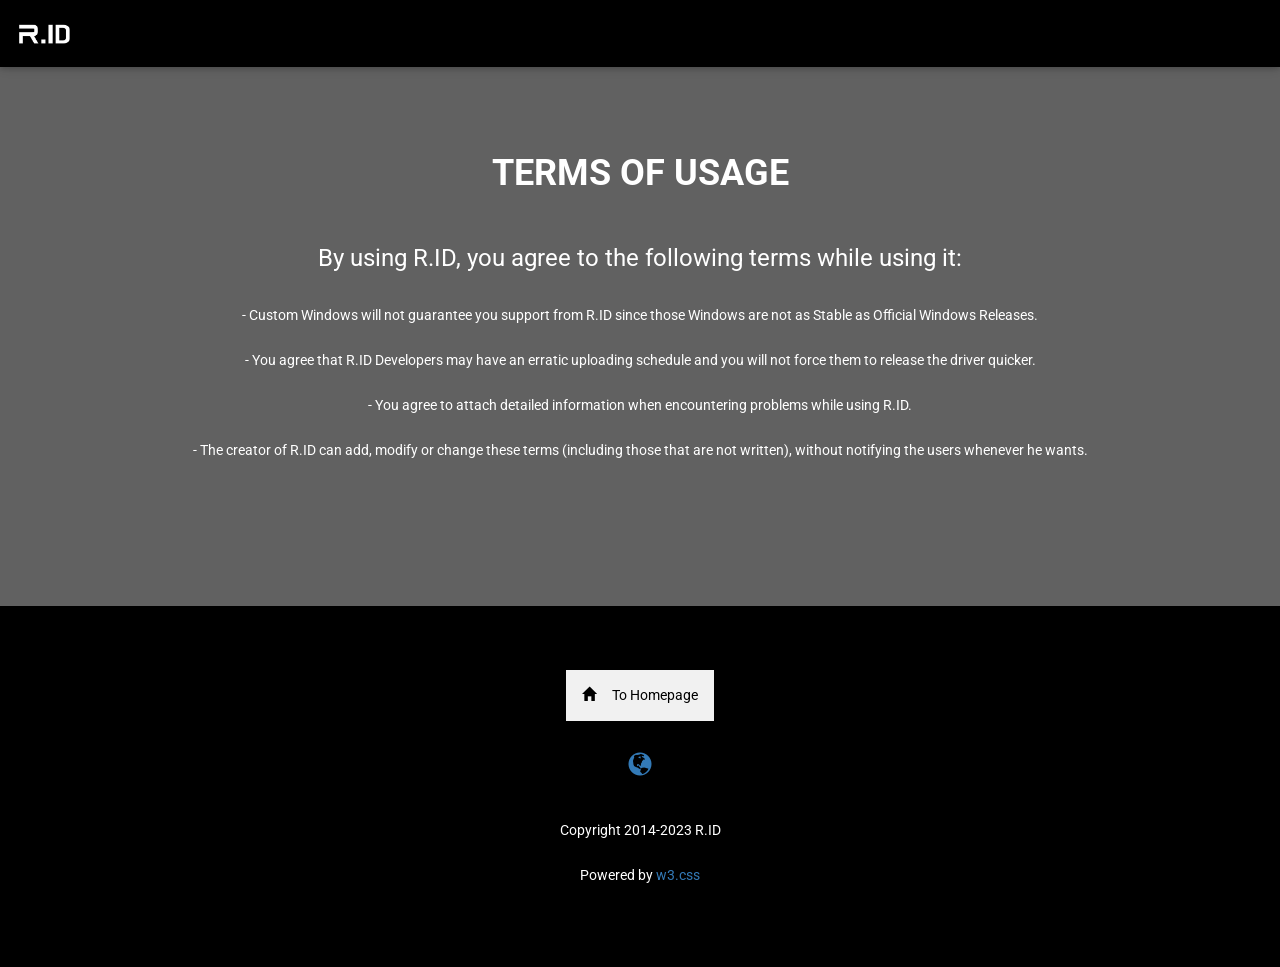
<file: terms.html>
<!DOCTYPE html>
<html>
	<head>
	    <!-- Primary Meta Tags -->
	  <title>Terms - R.ID</title>
	  <meta charset="UTF-8">
	  <meta name="viewport" content="width=device-width, initial-scale=1">
        <meta name="title" content="Terms - R.ID">
        <meta name="description" content="R.ID Terms of Usage">

        <!-- Open Graph / Facebook -->
        <meta property="og:type" content="website">
        <meta property="og:url" content="https://rdn-id.com/">
        <meta property="og:title" content="Terms - R.ID">
        <meta property="og:description" content="R.ID Terms of Usage">
        <meta property="og:image" content="img/R_ID_Text.jpg">

        <!-- Twitter -->
        <meta property="twitter:card" content="summary_large_image">
        <meta property="twitter:url" content="https://rdn-id.com/">
        <meta property="twitter:title" content="Terms - R.ID">
        <meta property="twitter:description" content="R.ID Terms of Usage">
        <meta property="twitter:image" content="img/R_ID_Text.jpg">
		
	  <meta content="#3333cc" data-react-helmet="true" name="theme-color">
	  <link rel="stylesheet" href="https://www.w3schools.com/w3css/4/w3.css">
	  <link rel="stylesheet" href="https://fonts.googleapis.com/css?family=Roboto">
		<!-- Latest compiled and minified CSS -->
		<link rel="stylesheet" href="https://maxcdn.bootstrapcdn.com/bootstrap/3.4.1/css/bootstrap.min.css">

		<!-- jQuery library -->
		<script src="https://ajax.googleapis.com/ajax/libs/jquery/3.6.4/jquery.min.js"></script>

		<!-- Latest compiled JavaScript -->
		<script src="https://maxcdn.bootstrapcdn.com/bootstrap/3.4.1/js/bootstrap.min.js"></script>

	  <link rel="icon" type="image/x-icon" href="img/r.ico">

		<!-- Latest compiled Font Awesome -->
		<!-- <script src="https://kit.fontawesome.com/0d64c01082.js" crossorigin="anonymous"></script>  -->

		<!-- Google tag (gtag.js) -->
        <script async src="https://www.googletagmanager.com/gtag/js?id=G-7WD3DQSNX1"></script>
        <script>
            window.dataLayer = window.dataLayer || [];
            function gtag(){dataLayer.push(arguments);}
            gtag('js', new Date());

            gtag('config', 'G-7WD3DQSNX1');
        </script>
		<style>
html {
  scroll-behavior: smooth;
}
body,h1,h2,h3,h4,h5,h6 {font-family: "Roboto"}

body, html {
  height: 100%;
  line-height: 2.5;
}

/* Full height image header */
.bgimg-1 {
  background-position: center;
  background-size: cover;
  background-image: url("img/R_ID_4K.jpg");
  min-height:100%;
}

.w3-bar .w3-button {
  padding: 16px;
  transition: 0.1s;
  
}
		</style>
	</head>

<body>

<!-- Navbar (sit on top) -->
<div class="w3-top">
  <div class="w3-bar w3-black w3-card" id="myNavbar">
    <a href="https://rdn-id.com" class="w3-bar-item w3-button w3-wide"><img src="img/r-id_sm.png" style="height:32px;"></a>
  </div>
</div>


<div class="w3-container w3-row w3-center w3-dark-gray" style="padding:128px 16px" id="download">
  <p class="w3-xxlarge"><b>TERMS OF USAGE</b></p>
  <p class="w3-xlarge">By using R.ID, you agree to the following terms while using it:</p>  
  <p> - Custom Windows will not guarantee you support from R.ID since those Windows are not as Stable as Official Windows Releases.</p>
  <p> - You agree that R.ID Developers may have an erratic uploading schedule and you will not force them to release the driver quicker.</p>
  <p> - You agree to attach detailed information when encountering problems while using R.ID.</p>
  <p> - The creator of R.ID can add, modify or change these terms (including those that are not written), without notifying the users whenever he wants.</p>

</div>
<!-- Footer -->
<footer class="w3-center w3-black w3-padding-64">
  <a href="https://rdn-id.com" class="w3-button w3-light-grey" style="text-decoration-line:none;"><i class="glyphicon glyphicon-home w3-margin-right"></i>To Homepage</a>
  <div class="w3-xlarge w3-section">
    <a href="https://forums.guru3d.com/threads/3rd-party-driver-amernime-zone-radeon-release-nemesis-22-8-2-whql-driverpack.436611/" target="_blank"><i class="glyphicon glyphicon-globe w3-hover-opacity"></i></a>
  </div>
  <p>Copyright 2014-2023 R.ID</p>
  <p>Powered by <a href="https://www.w3schools.com/w3css/default.asp" title="W3.CSS" target="_blank" class="w3-hover-text-green">w3.css</a></p>
</footer>

</body>
</html>
</file>
<file: style.css>
/* iOS Glassmorphism Style - Optimized for Performance */
:root {
  --ios-red: #FF3B30;
  --ios-blue: #007AFF;
  --ios-purple: #5856D6;
  --ios-orange: #FF9500;
  --ios-green: #34C759;
  --ios-teal: #5AC8FA;
  --ios-pink: #FF2D55;
  --ios-gray: #8E8E93;
  --ios-light-gray: #F2F2F7;
  --ios-dark-bg: #1C1C1E;
  --ios-glass-bg: rgba(28, 28, 30, 0.6);
  --ios-glass-border: rgba(255, 255, 255, 0.1);
  --ios-glass-shadow: 0 2px 8px rgba(0, 0, 0, 0.15);
  --ios-blur: blur(10px);
  --ios-radius: 16px;
  --ios-radius-sm: 10px;
  --ios-font: -apple-system, BlinkMacSystemFont, 'SF Pro Display', 'Segoe UI', Roboto, Helvetica, Arial, sans-serif;
}

* {
  margin: 0;
  padding: 0;
  box-sizing: border-box;
  -webkit-font-smoothing: antialiased;
  -moz-osx-font-smoothing: grayscale;
}

html {
  scroll-behavior: smooth;
}

body {
  font-family: var(--ios-font);
  line-height: 1.6;
  color: #FFFFFF;
  background: linear-gradient(135deg, #1a1a2e 0%, #16213e 50%, #0f3460 100%);
  min-height: 100vh;
  overflow-x: hidden;
}

body {
  font-family: var(--ios-font);
  line-height: 1.6;
  color: #FFFFFF;
  background: linear-gradient(135deg, #1a1a2e 0%, #16213e 50%, #0f3460 100%);
  min-height: 100vh;
  overflow-x: hidden;
}

/* Navigation */
.navbar {
  position: fixed;
  top: 0;
  left: 0;
  right: 0;
  background: var(--ios-glass-bg);
  backdrop-filter: var(--ios-blur);
  -webkit-backdrop-filter: var(--ios-blur);
  padding: 0 48px;
  height: 64px;
  display: flex;
  align-items: center;
  justify-content: space-between;
  z-index: 1000;
  border-bottom: 1px solid var(--ios-glass-border);
}

.navbar-logo {
  height: 40px;
}

.navbar-links {
  display: flex;
  gap: 32px;
  align-items: center;
}

.navbar-links a {
  color: rgba(255, 255, 255, 0.9);
  text-decoration: none;
  font-weight: 500;
  font-size: 14px;
  letter-spacing: 0.3px;
  padding: 8px 16px;
  border-radius: var(--ios-radius-sm);
  transition: color 0.2s ease;
}

.navbar-links a:hover {
  color: #FFFFFF;
}

.navbar-menu-toggle {
  display: none;
  background: var(--ios-glass-bg);
  backdrop-filter: var(--ios-blur);
  -webkit-backdrop-filter: var(--ios-blur);
  border: 1px solid var(--ios-glass-border);
  color: #FFFFFF;
  font-size: 24px;
  cursor: pointer;
  padding: 8px;
  border-radius: var(--ios-radius-sm);
}

/* Hero Section */
.hero {
  position: relative;
  height: 100vh;
  min-height: 600px;
  background-image: linear-gradient(rgba(0, 0, 0, 0.3), rgba(0, 0, 0, 0.5)), url('img/R_ID_4K.jpg');
  background-position: center;
  background-size: cover;
  display: flex;
  align-items: center;
  justify-content: center;
  text-align: center;
  padding: 0 24px;
}

.hero-content {
  max-width: 900px;
  position: relative;
  z-index: 1;
  padding: 48px;
  background: var(--ios-glass-bg);
  backdrop-filter: var(--ios-blur);
  -webkit-backdrop-filter: var(--ios-blur);
  border-radius: var(--ios-radius);
  border: 1px solid var(--ios-glass-border);
}

.hero h1 {
  font-size: 48px;
  font-weight: 700;
  margin-bottom: 16px;
  letter-spacing: -0.5px;
  color: #FFFFFF;
}

.hero h2 {
  font-size: 24px;
  font-weight: 400;
  margin-bottom: 32px;
  color: rgba(255, 255, 255, 0.8);
}

.hero .last-update {
  font-size: 14px;
  font-style: italic;
  margin-bottom: 40px;
  color: rgba(255, 255, 255, 0.6);
}

.hero-buttons {
  display: flex;
  gap: 16px;
  justify-content: center;
  flex-wrap: wrap;
}

.btn {
  display: inline-flex;
  align-items: center;
  gap: 8px;
  padding: 14px 32px;
  font-size: 16px;
  font-weight: 600;
  text-decoration: none;
  letter-spacing: 0.3px;
  border: none;
  cursor: pointer;
  transition: opacity 0.2s ease;
  border-radius: var(--ios-radius-sm);
}

.btn-primary {
  background: var(--ios-red);
  color: #FFFFFF;
}

.btn-primary:hover {
  opacity: 0.9;
}

.btn-secondary {
  background: var(--ios-glass-bg);
  backdrop-filter: var(--ios-blur);
  -webkit-backdrop-filter: var(--ios-blur);
  color: #FFFFFF;
  border: 1px solid var(--ios-glass-border);
}

.btn-secondary:hover {
  background: rgba(255, 255, 255, 0.15);
}

/* Section Styles */
section {
  padding: 96px 24px;
}

.section-title {
  font-size: 36px;
  font-weight: 700;
  text-align: center;
  margin-bottom: 16px;
  letter-spacing: -0.5px;
  color: #FFFFFF;
}

.section-subtitle {
  font-size: 18px;
  text-align: center;
  color: rgba(255, 255, 255, 0.7);
  margin-bottom: 64px;
  max-width: 800px;
  margin-left: auto;
  margin-right: auto;
}

/* Features Section */
.features {
  background: transparent;
}

.features-grid {
  display: grid;
  grid-template-columns: repeat(auto-fit, minmax(250px, 1fr));
  gap: 32px;
  max-width: 1200px;
  margin: 0 auto;
}

.feature-card {
  text-align: center;
  padding: 40px 32px;
  background: var(--ios-glass-bg);
  backdrop-filter: var(--ios-blur);
  -webkit-backdrop-filter: var(--ios-blur);
  border-radius: var(--ios-radius);
  border: 1px solid var(--ios-glass-border);
}

.feature-card:hover {
  background: rgba(28, 28, 30, 0.75);
}

.feature-icon {
  font-size: 48px;
  margin-bottom: 24px;
  color: var(--ios-red);
}

.feature-card h3 {
  font-size: 20px;
  font-weight: 600;
  margin-bottom: 16px;
  letter-spacing: -0.3px;
  color: #FFFFFF;
}

.feature-card p {
  font-size: 15px;
  color: rgba(255, 255, 255, 0.7);
  line-height: 1.8;
}

/* WHQL Section */
.whql {
  background: transparent;
}

.whql-container {
  display: grid;
  grid-template-columns: 1fr 1fr;
  gap: 64px;
  max-width: 1200px;
  margin: 0 auto;
  align-items: center;
}

.whql-content h3 {
  font-size: 28px;
  font-weight: 700;
  margin-bottom: 16px;
  letter-spacing: -0.5px;
  color: #FFFFFF;
}

.whql-content p {
  font-size: 16px;
  color: rgba(255, 255, 255, 0.7);
  margin-bottom: 24px;
  line-height: 1.8;
}

.whql-image img {
  width: 100%;
  border-radius: var(--ios-radius);
  border: 1px solid var(--ios-glass-border);
}

/* Download Section */
.download {
  background: transparent;
}

.download-links {
  display: grid;
  grid-template-columns: repeat(auto-fit, minmax(280px, 1fr));
  gap: 24px;
  max-width: 1200px;
  margin: 0 auto 48px;
}

.download-card {
  background: var(--ios-glass-bg);
  backdrop-filter: var(--ios-blur);
  -webkit-backdrop-filter: var(--ios-blur);
  padding: 32px;
  border-radius: var(--ios-radius);
  border: 1px solid var(--ios-glass-border);
}

.download-card:hover {
  background: rgba(28, 28, 30, 0.75);
}

.download-card h4 {
  font-size: 18px;
  font-weight: 600;
  margin-bottom: 8px;
  letter-spacing: -0.3px;
  color: #FFFFFF;
}

.download-card .gpu-type {
  font-size: 13px;
  color: rgba(255, 255, 255, 0.6);
  margin-bottom: 16px;
}

.download-card a {
  display: inline-flex;
  align-items: center;
  gap: 8px;
  color: var(--ios-red);
  text-decoration: none;
  font-weight: 600;
  font-size: 14px;
  transition: opacity 0.2s ease;
}

.download-card a:hover {
  opacity: 0.8;
}

.download-note {
  text-align: center;
  max-width: 800px;
  margin: 0 auto;
  padding: 24px;
  background: var(--ios-glass-bg);
  backdrop-filter: var(--ios-blur);
  -webkit-backdrop-filter: var(--ios-blur);
  border: 1px solid var(--ios-glass-border);
  border-radius: var(--ios-radius);
}

.download-note p {
  font-size: 14px;
  color: rgba(255, 255, 255, 0.7);
  margin-bottom: 8px;
}

.download-note a {
  color: var(--ios-red);
  text-decoration: underline;
}

/* Compatibility Section */
.compatibility {
  background: transparent;
}

.compat-tabs {
  display: flex;
  justify-content: center;
  flex-wrap: wrap;
  gap: 8px;
  margin-bottom: 48px;
}

.compat-tab {
  padding: 12px 24px;
  background: var(--ios-glass-bg);
  backdrop-filter: var(--ios-blur);
  -webkit-backdrop-filter: var(--ios-blur);
  color: rgba(255, 255, 255, 0.9);
  text-decoration: none;
  font-weight: 500;
  font-size: 14px;
  letter-spacing: 0.3px;
  cursor: pointer;
  transition: background 0.2s ease;
  border: 1px solid var(--ios-glass-border);
  border-radius: var(--ios-radius-sm);
}

.compat-tab:hover,
.compat-tab.active {
  background: var(--ios-red);
}

.compat-content {
  max-width: 1000px;
  margin: 0 auto;
  background: var(--ios-glass-bg);
  backdrop-filter: var(--ios-blur);
  -webkit-backdrop-filter: var(--ios-blur);
  padding: 48px;
  border-radius: var(--ios-radius);
  border: 1px solid var(--ios-glass-border);
}

.compat-content h2 {
  font-size: 24px;
  font-weight: 600;
  margin-bottom: 24px;
  color: var(--ios-red);
  letter-spacing: -0.3px;
}

.compat-content ul {
  list-style: none;
  display: grid;
  grid-template-columns: repeat(auto-fill, minmax(200px, 1fr));
  gap: 8px;
}

.compat-content li {
  font-size: 14px;
  color: rgba(255, 255, 255, 0.7);
  padding: 8px;
  border-bottom: 1px solid rgba(255, 255, 255, 0.1);
}

/* Guide Section */
.guide {
  background: transparent;
}

.guide-steps {
  max-width: 800px;
  margin: 0 auto;
}

.guide-step {
  display: flex;
  gap: 24px;
  margin-bottom: 32px;
  padding: 24px;
  background: var(--ios-glass-bg);
  backdrop-filter: var(--ios-blur);
  -webkit-backdrop-filter: var(--ios-blur);
  border-radius: var(--ios-radius);
  border: 1px solid var(--ios-glass-border);
}

.guide-step:hover {
  background: rgba(28, 28, 30, 0.75);
}

.step-number {
  flex-shrink: 0;
  width: 48px;
  height: 48px;
  background: var(--ios-red);
  color: #FFFFFF;
  border-radius: 50%;
  display: flex;
  align-items: center;
  justify-content: center;
  font-weight: 700;
  font-size: 20px;
}

.step-content h4 {
  font-size: 18px;
  font-weight: 600;
  margin-bottom: 8px;
  color: #FFFFFF;
  letter-spacing: -0.3px;
}

.step-content p {
  font-size: 15px;
  color: rgba(255, 255, 255, 0.7);
  line-height: 1.8;
}

/* Reviews Section */
.reviews {
  background: transparent;
}

.reviews-grid {
  display: grid;
  grid-template-columns: repeat(auto-fit, minmax(300px, 1fr));
  gap: 32px;
  max-width: 1200px;
  margin: 0 auto;
}

.review-card {
  background: var(--ios-glass-bg);
  backdrop-filter: var(--ios-blur);
  -webkit-backdrop-filter: var(--ios-blur);
  padding: 32px;
  border-radius: var(--ios-radius);
  border: 1px solid var(--ios-glass-border);
}

.review-card:hover {
  background: rgba(28, 28, 30, 0.75);
}

.review-stars {
  color: var(--ios-orange);
  font-size: 20px;
  margin-bottom: 16px;
}

.review-text {
  font-size: 15px;
  color: rgba(255, 255, 255, 0.7);
  line-height: 1.8;
  margin-bottom: 16px;
  font-style: italic;
}

.review-author {
  font-size: 14px;
  color: #FFFFFF;
  font-weight: 600;
  letter-spacing: -0.2px;
}

/* Footer */
.footer {
  background: rgba(28, 28, 30, 0.5);
  backdrop-filter: var(--ios-blur);
  -webkit-backdrop-filter: var(--ios-blur);
  padding: 64px 24px 32px;
  border-top: 1px solid var(--ios-glass-border);
}

.footer-content {
  max-width: 1200px;
  margin: 0 auto;
  display: grid;
  grid-template-columns: repeat(auto-fit, minmax(200px, 1fr));
  gap: 48px;
  margin-bottom: 48px;
}

.footer-section h4 {
  font-size: 16px;
  font-weight: 600;
  margin-bottom: 16px;
  letter-spacing: -0.2px;
  color: #FFFFFF;
}

.footer-section ul {
  list-style: none;
}

.footer-section li {
  margin-bottom: 8px;
}

.footer-section a {
  color: rgba(255, 255, 255, 0.7);
  text-decoration: none;
  font-size: 14px;
  transition: color 0.2s ease;
  padding: 4px 0;
  display: inline-block;
}

.footer-section a:hover {
  color: var(--ios-red);
}

.footer-bottom {
  max-width: 1200px;
  margin: 0 auto;
  padding-top: 32px;
  border-top: 1px solid rgba(255, 255, 255, 0.1);
  text-align: center;
}

.footer-bottom p {
  font-size: 13px;
  color: rgba(255, 255, 255, 0.5);
}

/* Mobile Sidebar */
.sidebar {
  display: none;
  position: fixed;
  top: 0;
  left: 0;
  right: 0;
  bottom: 0;
  background: rgba(28, 28, 30, 0.95);
  backdrop-filter: var(--ios-blur);
  -webkit-backdrop-filter: var(--ios-blur);
  z-index: 999;
  padding: 64px 24px 24px;
}

.sidebar-links {
  display: flex;
  flex-direction: column;
  gap: 16px;
}

.sidebar-links a {
  color: #FFFFFF;
  text-decoration: none;
  font-size: 18px;
  padding: 16px;
  background: var(--ios-glass-bg);
  backdrop-filter: var(--ios-blur);
  -webkit-backdrop-filter: var(--ios-blur);
  border-radius: var(--ios-radius-sm);
  border: 1px solid var(--ios-glass-border);
  transition: background 0.2s ease;
}

.sidebar-links a:hover {
  background: rgba(255, 59, 48, 0.2);
}

.sidebar-close {
  position: absolute;
  top: 16px;
  right: 24px;
  background: var(--ios-glass-bg);
  backdrop-filter: var(--ios-blur);
  -webkit-backdrop-filter: var(--ios-blur);
  border: 1px solid var(--ios-glass-border);
  color: #FFFFFF;
  font-size: 32px;
  cursor: pointer;
  padding: 8px;
  border-radius: var(--ios-radius-sm);
}

/* Responsive */
@media (max-width: 768px) {
  .navbar {
    padding: 0 24px;
  }
  
  .navbar-links {
    display: none;
  }
  
  .navbar-menu-toggle {
    display: block;
  }
  
  .hero h1 {
    font-size: 32px;
  }
  
  .hero h2 {
    font-size: 18px;
  }
  
  .section-title {
    font-size: 28px;
  }
  
  .whql-container {
    grid-template-columns: 1fr;
  }
  
  .features-grid,
  .download-links,
  .reviews-grid {
    grid-template-columns: 1fr;
  }
  
  .guide-step {
    flex-direction: column;
    text-align: center;
  }
  
  .step-number {
    margin: 0 auto;
  }
  
  .compat-content {
    padding: 24px;
  }
  
  .compat-content ul {
    grid-template-columns: 1fr;
  }
  
  .hero-content {
    padding: 32px 24px;
  }
}

/* Language Selector */
.language-selector-inline {
  display: flex;
  gap: 4px;
  margin-right: 20px;
}

.lang-btn {
  padding: 6px 12px;
  background: var(--ios-glass-bg);
  backdrop-filter: var(--ios-blur);
  -webkit-backdrop-filter: var(--ios-blur);
  color: #FFFFFF;
  border: 1px solid var(--ios-glass-border);
  border-radius: var(--ios-radius-sm);
  cursor: pointer;
  font-size: 12px;
  font-weight: 500;
  transition: all 0.3s cubic-bezier(0.4, 0, 0.2, 1);
}

.lang-btn:hover {
  background: rgba(255, 59, 48, 0.2);
  border-color: var(--ios-red);
}

.lang-btn.active {
  background: linear-gradient(135deg, var(--ios-red) 0%, var(--ios-pink) 100%);
  border-color: transparent;
  box-shadow: 0 4px 16px rgba(255, 59, 48, 0.3);
}

@media (max-width: 768px) {
  .language-selector-inline {
    margin-right: 0;
    margin-bottom: 10px;
  }
  
  .navbar-links {
    flex-wrap: wrap;
    justify-content: center;
  }
}
</file>
